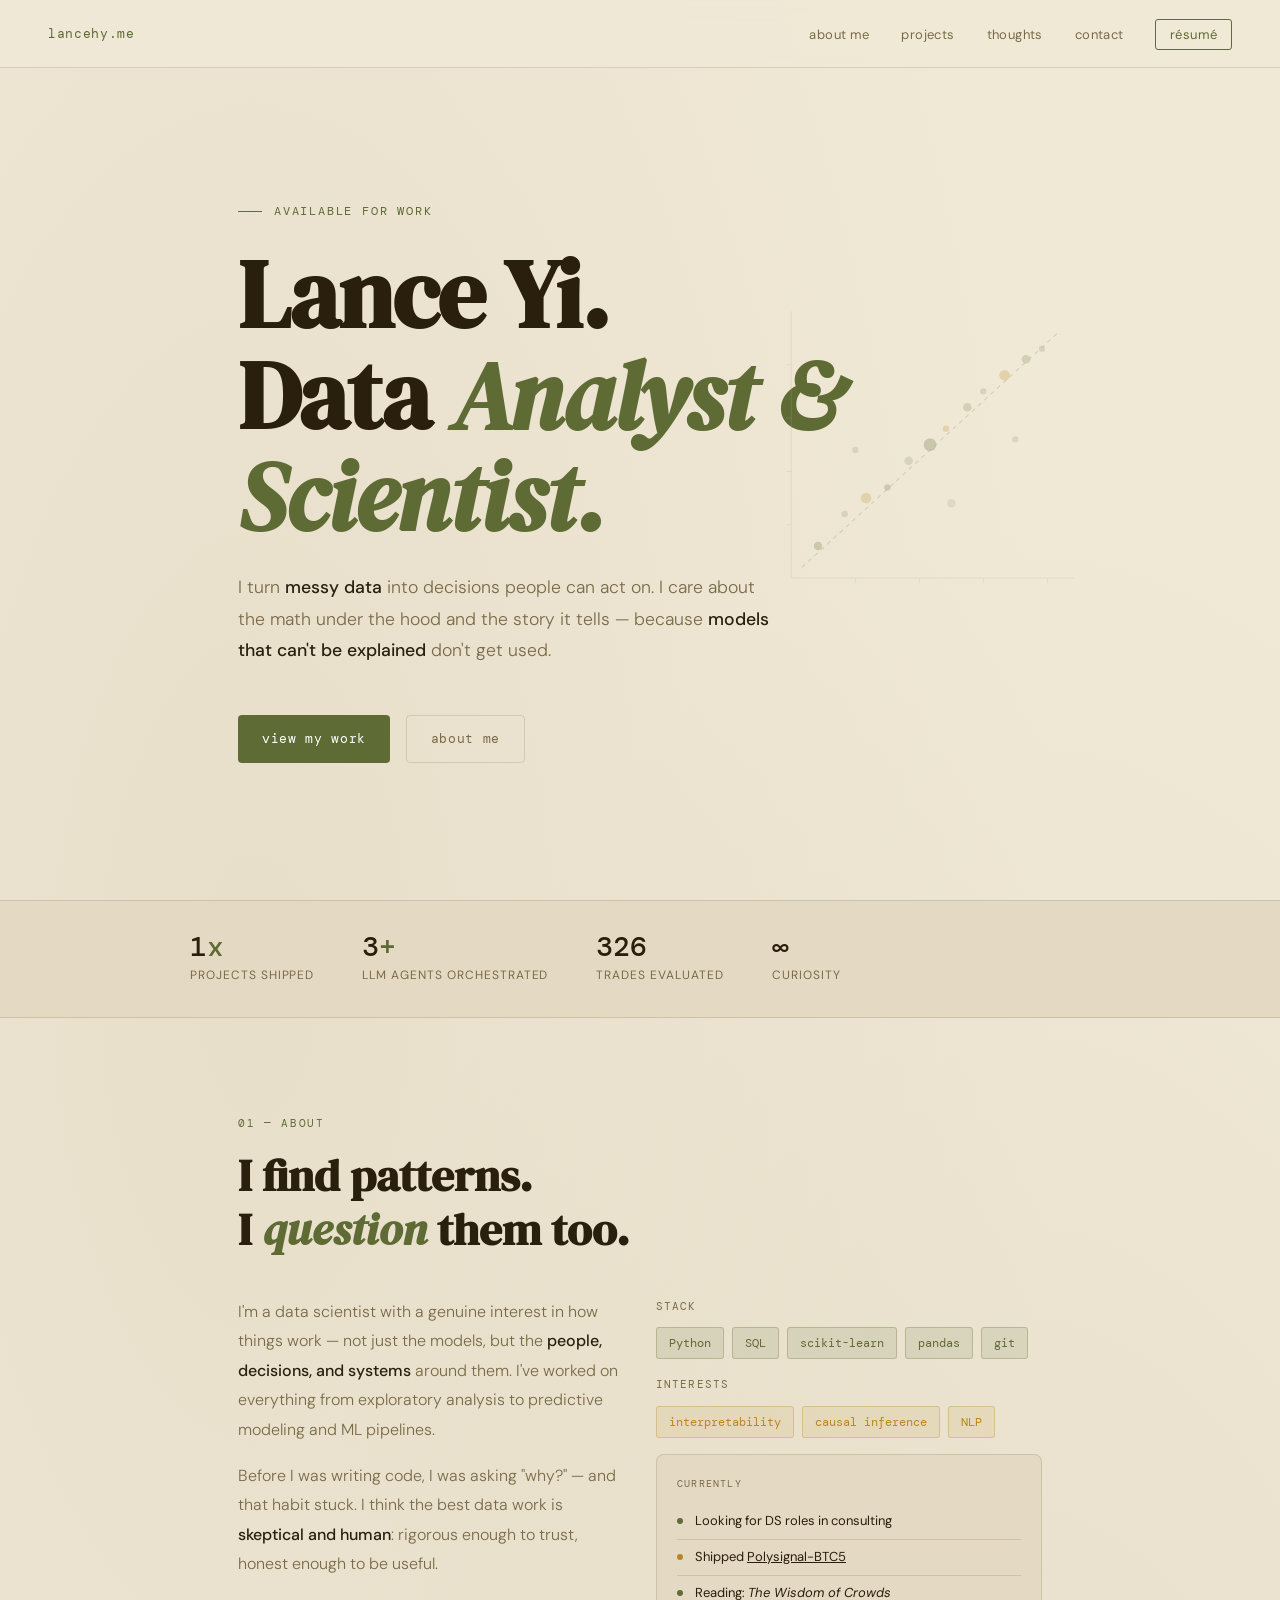
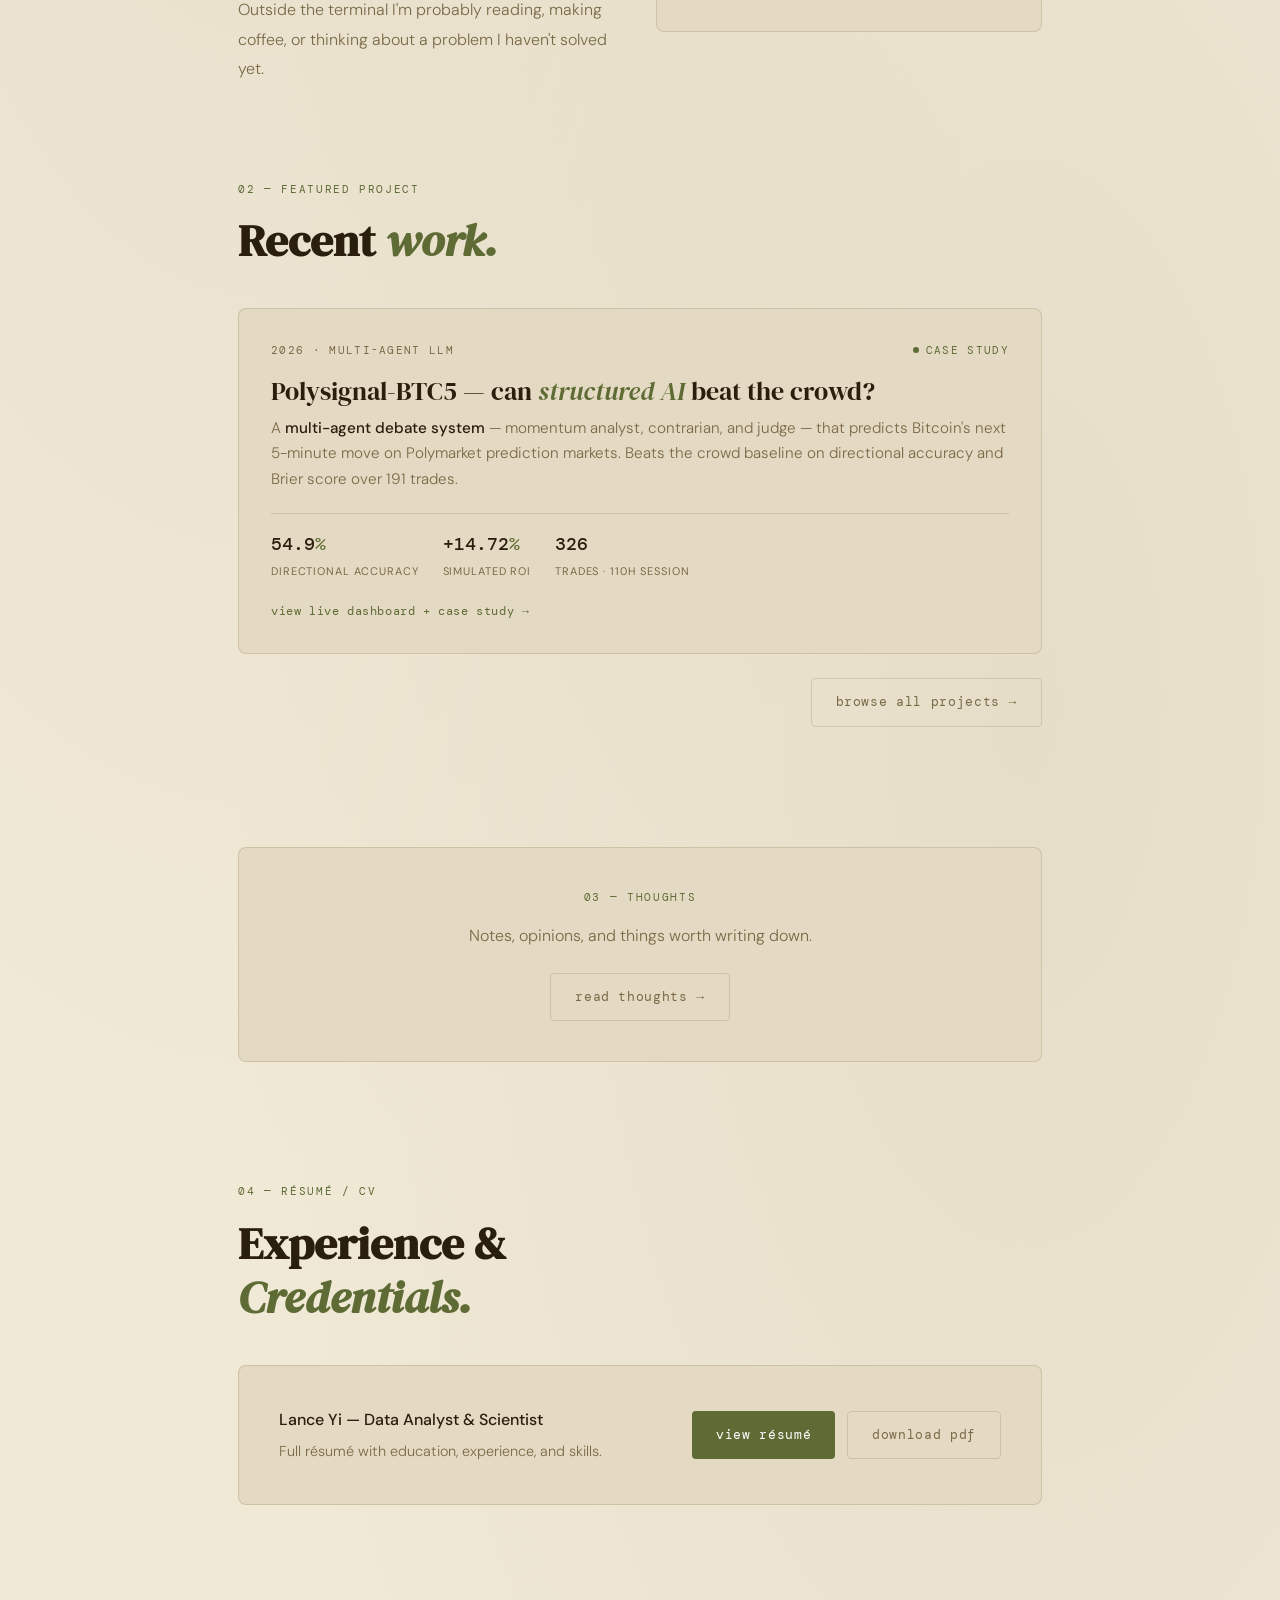
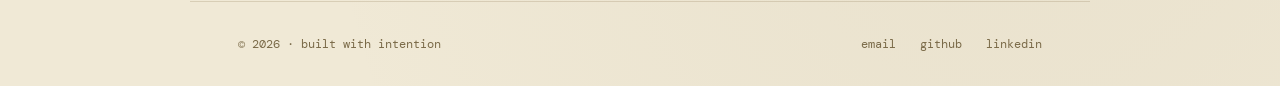
<file: index.html>
<!DOCTYPE html>
<html lang="en">
<head>
<meta charset="UTF-8">
<meta name="viewport" content="width=device-width, initial-scale=1.0">
<title>Lance Yi — Data Scientist</title>
<link rel="stylesheet" href="assets/css/style.css">
</head>
<body>

<nav>
  <a class="nav-logo" href="/">lancehy.me</a>
  <ul class="nav-links">
    <li><a href="#about">about me</a></li>
    <li><a href="projects/">projects</a></li>
    <li><a href="thoughts/">thoughts</a></li>
    <li><a href="#contact">contact</a></li>
    <li><a href="resume.pdf" target="_blank" rel="noopener" class="nav-resume">résumé</a></li>
  </ul>
</nav>

<!-- HERO -->
<section class="hero">
  <div class="hero-eyebrow">available for work</div>
  <h1 class="hero-name">
    Lance Yi.<br>
    Data <em>Analyst & Scientist.</em>
  </h1>
  <p class="hero-bio">
    I turn <strong>messy data</strong> into decisions people can act on.
    I care about the math under the hood and the story it tells
    — because <strong>models that can't be explained</strong> don't get used.
  </p>
  <div class="hero-actions">
    <a href="projects/" class="btn btn-primary">view my work</a>
    <a href="#about" class="btn btn-outline">about me</a>
  </div>

  <!-- decorative scatter plot -->
  <svg class="hero-decoration" viewBox="0 0 300 300" fill="none" xmlns="http://www.w3.org/2000/svg">
    <line x1="30" y1="260" x2="270" y2="40" stroke="#5E6B35" stroke-width="1" stroke-dasharray="4 4" opacity="0.5"/>
    <circle cx="45" cy="240" r="4" fill="#5E6B35" opacity="0.6"/>
    <circle cx="70" cy="210" r="3" fill="#5E6B35" opacity="0.4"/>
    <circle cx="90" cy="195" r="5" fill="#B8861E" opacity="0.55"/>
    <circle cx="110" cy="185" r="3" fill="#5E6B35" opacity="0.6"/>
    <circle cx="130" cy="160" r="4" fill="#5E6B35" opacity="0.4"/>
    <circle cx="150" cy="145" r="6" fill="#5E6B35" opacity="0.65"/>
    <circle cx="165" cy="130" r="3" fill="#B8861E" opacity="0.55"/>
    <circle cx="185" cy="110" r="4" fill="#5E6B35" opacity="0.5"/>
    <circle cx="200" cy="95" r="3" fill="#5E6B35" opacity="0.4"/>
    <circle cx="220" cy="80" r="5" fill="#B8861E" opacity="0.6"/>
    <circle cx="240" cy="65" r="4" fill="#5E6B35" opacity="0.5"/>
    <circle cx="255" cy="55" r="3" fill="#5E6B35" opacity="0.4"/>
    <circle cx="80" cy="150" r="3" fill="#7A6A48" opacity="0.4"/>
    <circle cx="170" cy="200" r="4" fill="#7A6A48" opacity="0.3"/>
    <circle cx="230" cy="140" r="3" fill="#7A6A48" opacity="0.4"/>
    <line x1="20" y1="270" x2="285" y2="270" stroke="#B5A88A" stroke-width="0.5"/>
    <line x1="20" y1="270" x2="20" y2="20" stroke="#B5A88A" stroke-width="0.5"/>
    <line x1="20" y1="220" x2="15" y2="220" stroke="#B5A88A" stroke-width="0.5"/>
    <line x1="20" y1="170" x2="15" y2="170" stroke="#B5A88A" stroke-width="0.5"/>
    <line x1="20" y1="120" x2="15" y2="120" stroke="#B5A88A" stroke-width="0.5"/>
    <line x1="20" y1="70" x2="15" y2="70" stroke="#B5A88A" stroke-width="0.5"/>
    <line x1="80" y1="270" x2="80" y2="275" stroke="#B5A88A" stroke-width="0.5"/>
    <line x1="140" y1="270" x2="140" y2="275" stroke="#B5A88A" stroke-width="0.5"/>
    <line x1="200" y1="270" x2="200" y2="275" stroke="#B5A88A" stroke-width="0.5"/>
    <line x1="260" y1="270" x2="260" y2="275" stroke="#B5A88A" stroke-width="0.5"/>
  </svg>
</section>

<!-- STATS STRIP -->
<div class="stats-strip">
  <div class="stats-inner">
    <div class="stat">
      <span class="stat-num">1<span>x</span></span>
      <span class="stat-label">projects shipped</span>
    </div>
    <div class="stat">
      <span class="stat-num">3<span>+</span></span>
      <span class="stat-label">llm agents orchestrated</span>
    </div>
    <div class="stat">
      <span class="stat-num">326</span>
      <span class="stat-label">trades evaluated</span>
    </div>
    <div class="stat">
      <span class="stat-num">∞</span>
      <span class="stat-label">curiosity</span>
    </div>
  </div>
</div>

<!-- ABOUT -->
<section class="section fade-up" id="about">
  <div class="section-tag">01 — about</div>
  <h2 class="section-title">I find patterns.<br>I <em>question</em> them too.</h2>

  <div class="about-grid">
    <div class="about-text">
      <p>
        I'm a data scientist with a genuine interest in how things work —
        not just the models, but the <strong>people, decisions, and systems</strong> around them.
        I've worked on everything from exploratory analysis to predictive modeling and ML pipelines.
      </p>
      <p>
        Before I was writing code, I was asking "why?" — and that habit stuck.
        I think the best data work is <strong>skeptical and human</strong>: rigorous enough to trust,
        honest enough to be useful.
      </p>
      <p>
        Outside the terminal I'm probably reading, making coffee,
        or thinking about a problem I haven't solved yet.
      </p>
    </div>

    <div class="about-sidebar">
      <div class="tag-group">
        <span class="tag-label">stack</span>
        <div class="tags">
          <span class="tag">Python</span>
          <span class="tag">SQL</span>
          <span class="tag">scikit-learn</span>
          <span class="tag">pandas</span>
          <span class="tag">git</span>
        </div>
      </div>

      <div class="tag-group">
        <span class="tag-label">interests</span>
        <div class="tags">
          <span class="tag amber">interpretability</span>
          <span class="tag amber">causal inference</span>
          <span class="tag amber">NLP</span>
        </div>
      </div>

      <div class="currently-card">
        <div class="card-label">currently</div>
        <div class="currently-item">
          <div class="dot"></div>
          <span>Looking for DS roles in consulting</span>
        </div>
        <div class="currently-item">
          <div class="dot amber"></div>
          <span>Shipped <a href="projects/polysignal-btc5/" style="color:inherit; text-decoration: underline;">Polysignal-BTC5</a></span>
        </div>
        <div class="currently-item">
          <div class="dot"></div>
          <span>Reading: <em>The Wisdom of Crowds</em></span>
        </div>
      </div>
    </div>
  </div>
</section>

<!-- PROJECTS TEASER -->
<section class="section fade-up" id="projects" style="padding-top: 0;">
  <div class="section-tag">02 — featured project</div>
  <h2 class="section-title">Recent <em>work.</em></h2>

  <a class="project-card" href="projects/polysignal-btc5/">
    <div class="project-card-meta">
      <span>2026 · multi-agent llm</span>
      <span class="pc-status">case study</span>
    </div>
    <h3>Polysignal-BTC5 — can <em>structured AI</em> beat the crowd?</h3>
    <p class="project-card-desc">
      A <strong>multi-agent debate system</strong> — momentum analyst, contrarian, and judge —
      that predicts Bitcoin's next 5-minute move on Polymarket prediction markets. Beats the
      crowd baseline on directional accuracy and Brier score over 191 trades.
    </p>
    <div class="project-card-stats">
      <div class="project-card-stat">
        <span class="pcs-num">54.9<span>%</span></span>
        <span class="pcs-label">directional accuracy</span>
      </div>
      <div class="project-card-stat">
        <span class="pcs-num">+14.72<span>%</span></span>
        <span class="pcs-label">simulated roi</span>
      </div>
      <div class="project-card-stat">
        <span class="pcs-num">326</span>
        <span class="pcs-label">trades · 110h session</span>
      </div>
    </div>
    <div class="project-card-foot">view live dashboard + case study →</div>
  </a>

  <div style="margin-top: 1.5rem; text-align: right;">
    <a href="projects/" class="btn btn-outline">browse all projects →</a>
  </div>
</section>

<!-- THOUGHTS TEASER -->
<section class="section fade-up" id="thoughts" style="padding-top: 1.5rem;">
  <div style="border: 1px solid var(--border); border-radius: 8px; padding: 2.5rem; text-align: center; background: var(--surface);">
    <div class="section-tag" style="display: block;">03 — thoughts</div>
    <p style="color: var(--muted); font-size: 1rem; margin-top: 0.5rem; font-weight: 300;">
      Notes, opinions, and things worth writing down.
    </p>
    <div style="margin-top: 1.5rem;">
      <a href="thoughts/" class="btn btn-outline">read thoughts →</a>
    </div>
  </div>
</section>

<!-- RESUME -->
<section class="section fade-up" id="resume" style="padding-top: 1.5rem;">
  <div class="section-tag">04 — résumé / cv</div>
  <h2 class="section-title">Experience &amp;<br><em>Credentials.</em></h2>
  <div style="border: 1px solid var(--border); border-radius: 8px; padding: 2.5rem; background: var(--surface); display: flex; justify-content: space-between; align-items: center; flex-wrap: wrap; gap: 2rem;">
    <div>
      <p style="color: var(--text); font-size: 1rem; font-weight: 500; margin-bottom: 0.4rem;">Lance Yi — Data Analyst &amp; Scientist</p>
      <p style="color: var(--muted); font-size: 0.9rem; font-weight: 300;">Full résumé with education, experience, and skills.</p>
    </div>
    <div style="display: flex; gap: 0.75rem; flex-wrap: wrap;">
      <a href="resume.pdf" target="_blank" rel="noopener" class="btn btn-primary">view résumé</a>
      <a href="resume.pdf" download class="btn btn-outline">download pdf</a>
    </div>
  </div>
</section>

<!-- FOOTER -->
<footer id="contact">
  <div class="footer-left">
    &copy; 2026 · built with intention
  </div>
  <div class="footer-links">
    <a href="mailto:you@lancehy.me">email</a>
    <a href="https://github.com" target="_blank" rel="noopener">github</a>
    <a href="https://linkedin.com" target="_blank" rel="noopener">linkedin</a>
  </div>
</footer>

<script src="assets/js/main.js"></script>
</body>
</html>
</file>
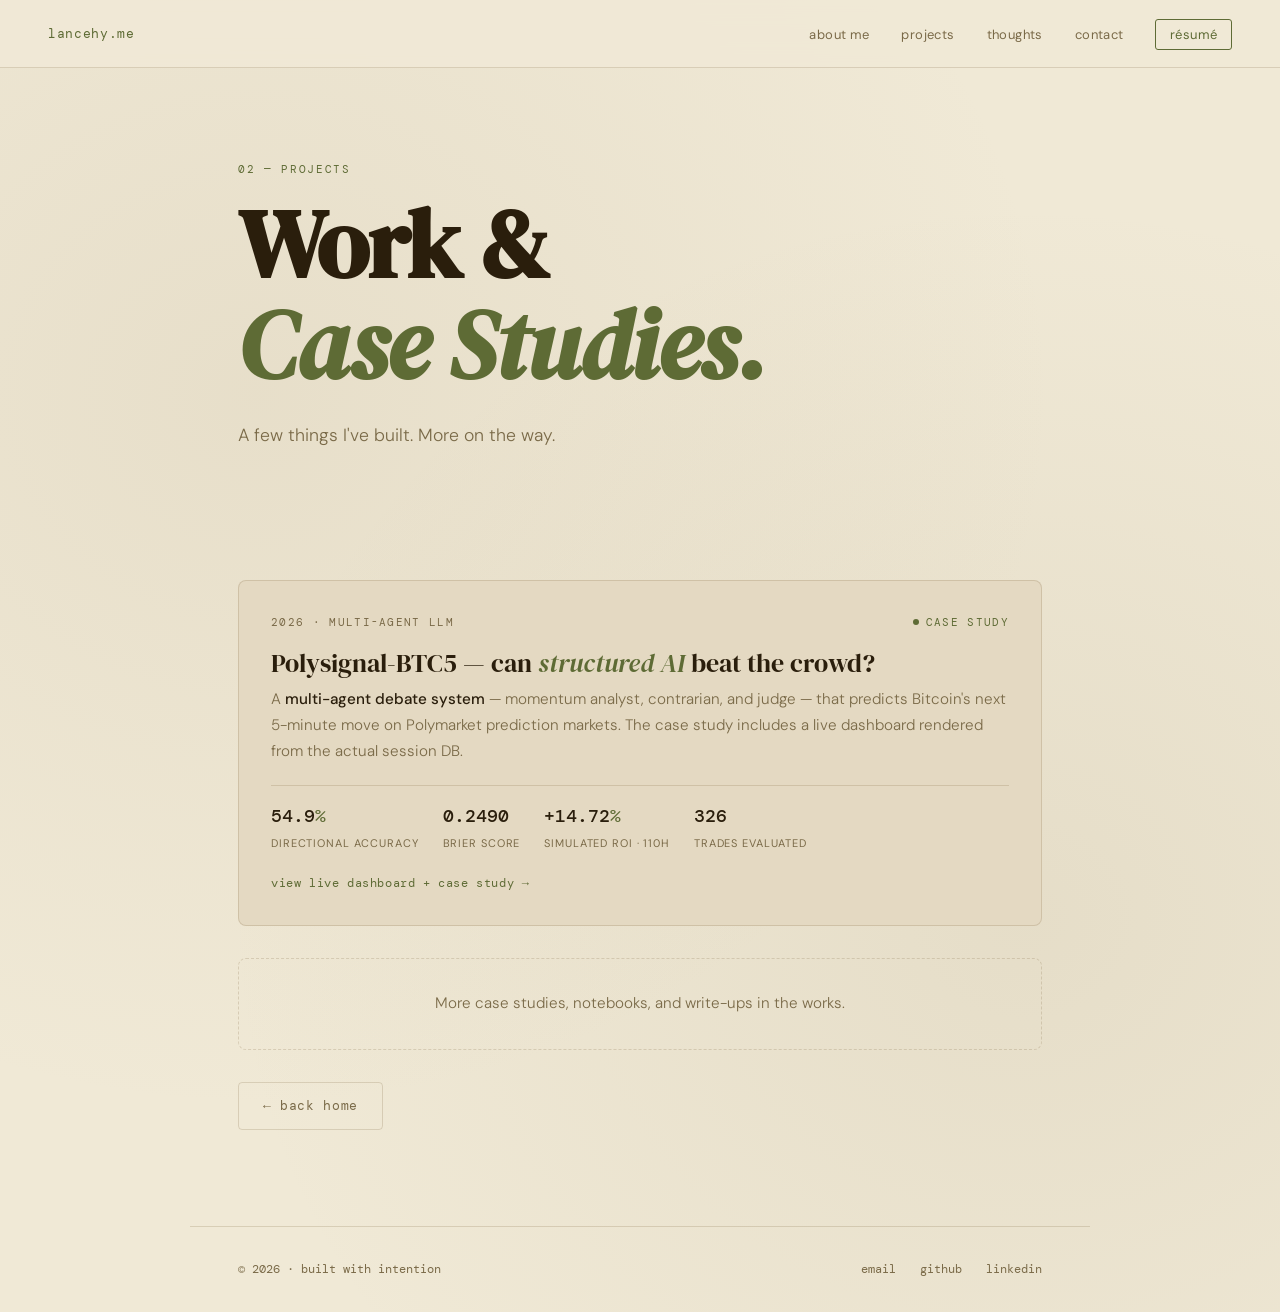
<file: projects/index.html>
<!DOCTYPE html>
<html lang="en">
<head>
<meta charset="UTF-8">
<meta name="viewport" content="width=device-width, initial-scale=1.0">
<title>Projects — Lance Yi</title>
<link rel="stylesheet" href="../assets/css/style.css">
</head>
<body>

<nav>
  <a class="nav-logo" href="../">lancehy.me</a>
  <ul class="nav-links">
    <li><a href="../#about">about me</a></li>
    <li><a href="../#projects">projects</a></li>
    <li><a href="../#thoughts">thoughts</a></li>
    <li><a href="../#contact">contact</a></li>
    <li><a href="../resume.pdf" target="_blank" rel="noopener" class="nav-resume">résumé</a></li>
  </ul>
</nav>

<div class="page-hero fade-up">
  <div class="section-tag">02 — projects</div>
  <h1 class="hero-name">Work &amp;<br><em>Case Studies.</em></h1>
  <p class="hero-bio">A few things I've built. More on the way.</p>
</div>

<section class="section fade-up" style="padding-top: 0;">

  <a class="project-card" href="polysignal-btc5/">
    <div class="project-card-meta">
      <span>2026 · multi-agent llm</span>
      <span class="pc-status">case study</span>
    </div>
    <h3>Polysignal-BTC5 — can <em>structured AI</em> beat the crowd?</h3>
    <p class="project-card-desc">
      A <strong>multi-agent debate system</strong> — momentum analyst, contrarian, and judge —
      that predicts Bitcoin's next 5-minute move on Polymarket prediction markets. The case study
      includes a live dashboard rendered from the actual session DB.
    </p>
    <div class="project-card-stats">
      <div class="project-card-stat">
        <span class="pcs-num">54.9<span>%</span></span>
        <span class="pcs-label">directional accuracy</span>
      </div>
      <div class="project-card-stat">
        <span class="pcs-num">0.2490</span>
        <span class="pcs-label">brier score</span>
      </div>
      <div class="project-card-stat">
        <span class="pcs-num">+14.72<span>%</span></span>
        <span class="pcs-label">simulated roi · 110h</span>
      </div>
      <div class="project-card-stat">
        <span class="pcs-num">326</span>
        <span class="pcs-label">trades evaluated</span>
      </div>
    </div>
    <div class="project-card-foot">view live dashboard + case study →</div>
  </a>

  <div style="border: 1px dashed var(--border); border-radius: 8px; padding: 2rem; text-align: center; margin-top: 2rem;">
    <p style="color: var(--muted); font-size: 0.95rem; font-weight: 300;">
      More case studies, notebooks, and write-ups in the works.
    </p>
  </div>

  <div style="margin-top: 2rem;">
    <a href="../" class="btn btn-outline">← back home</a>
  </div>
</section>

<footer>
  <div class="footer-left">&copy; 2026 · built with intention</div>
  <div class="footer-links">
    <a href="mailto:you@lancehy.me">email</a>
    <a href="https://github.com" target="_blank" rel="noopener">github</a>
    <a href="https://linkedin.com" target="_blank" rel="noopener">linkedin</a>
  </div>
</footer>

<script src="../assets/js/main.js"></script>
</body>
</html>
</file>
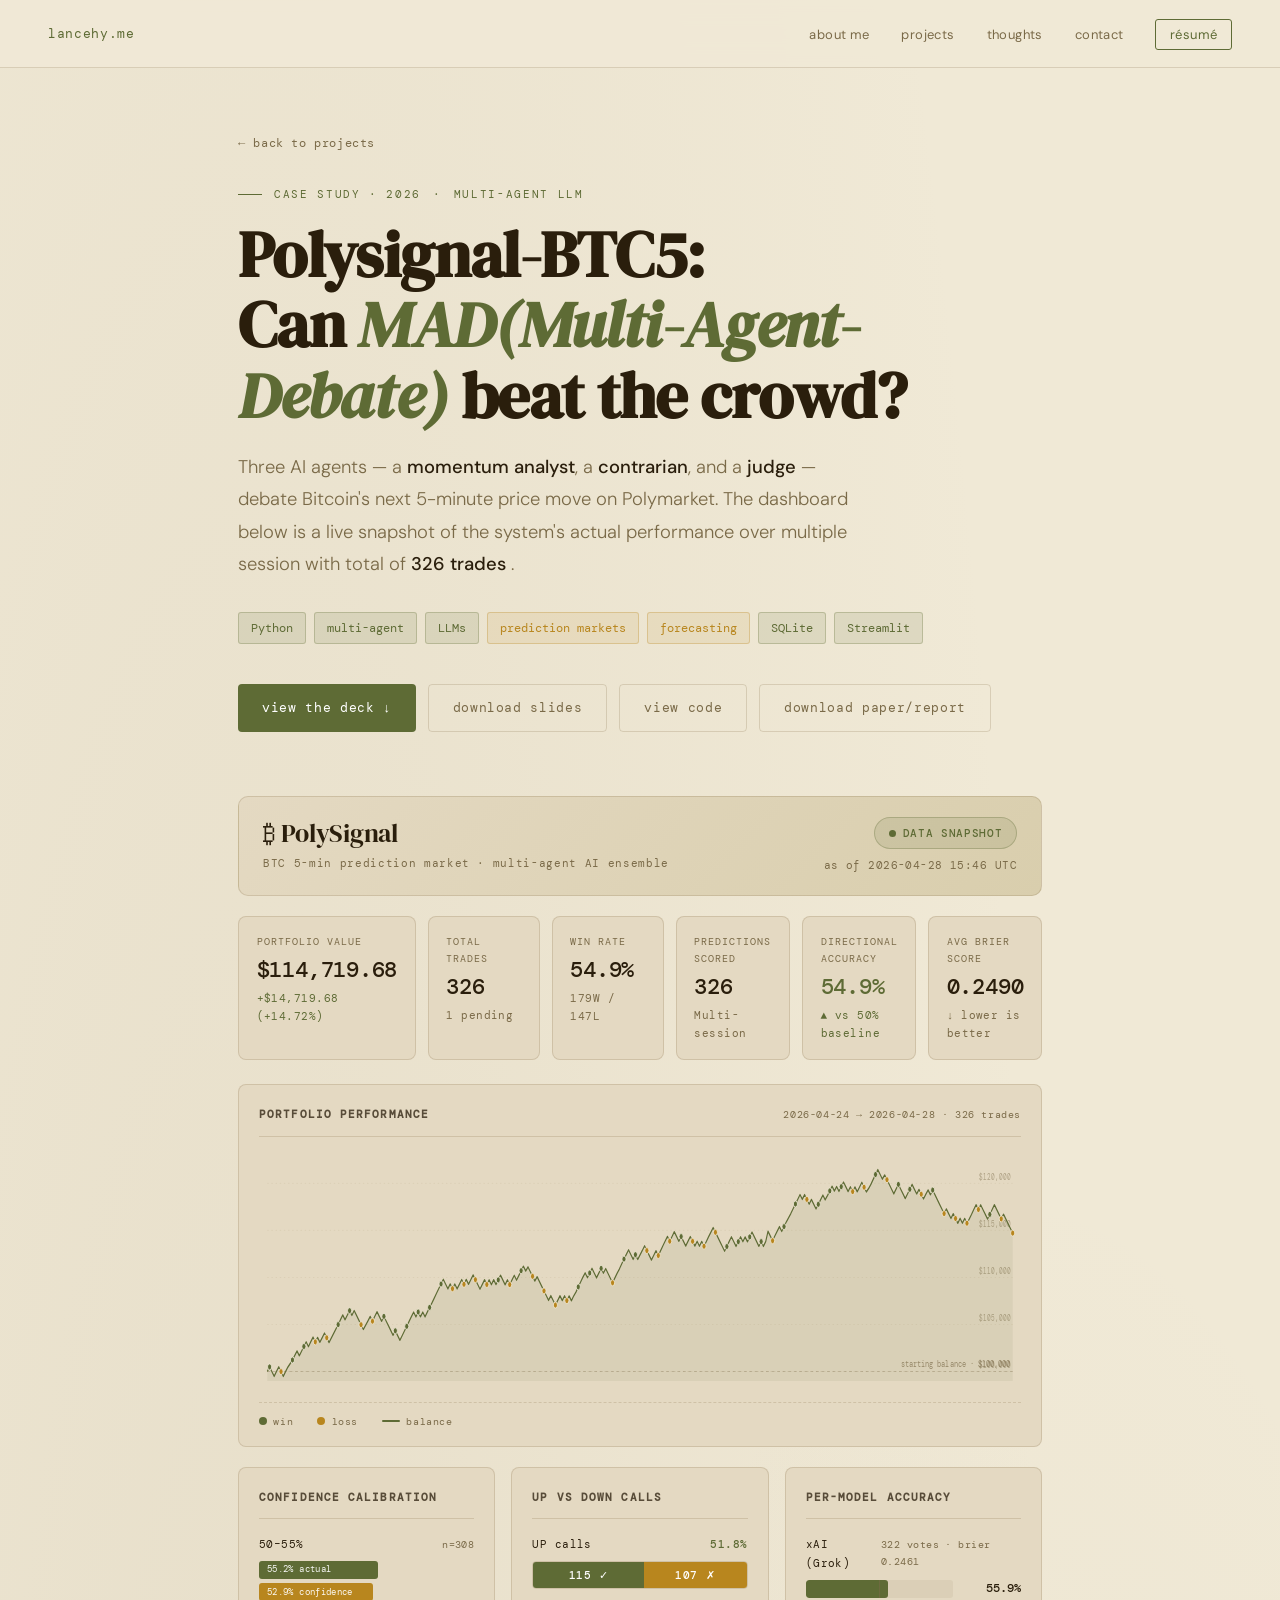
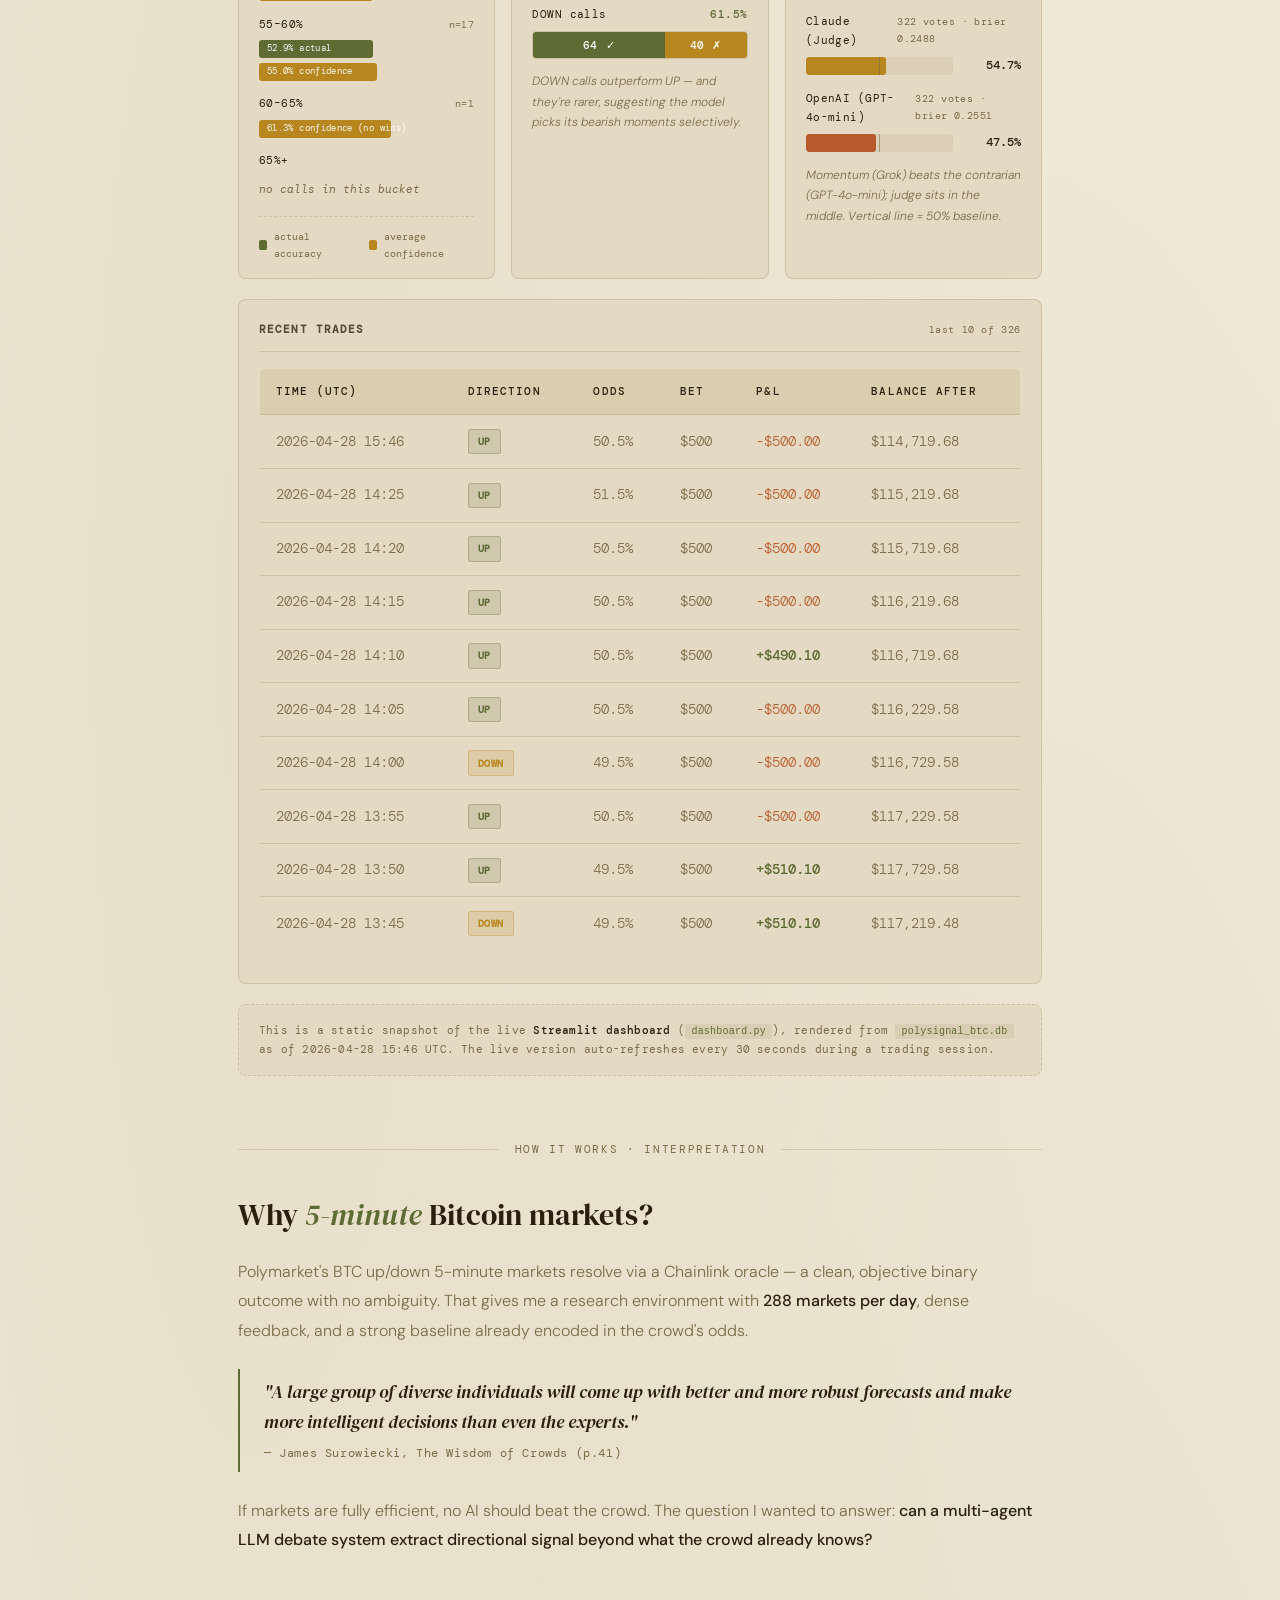
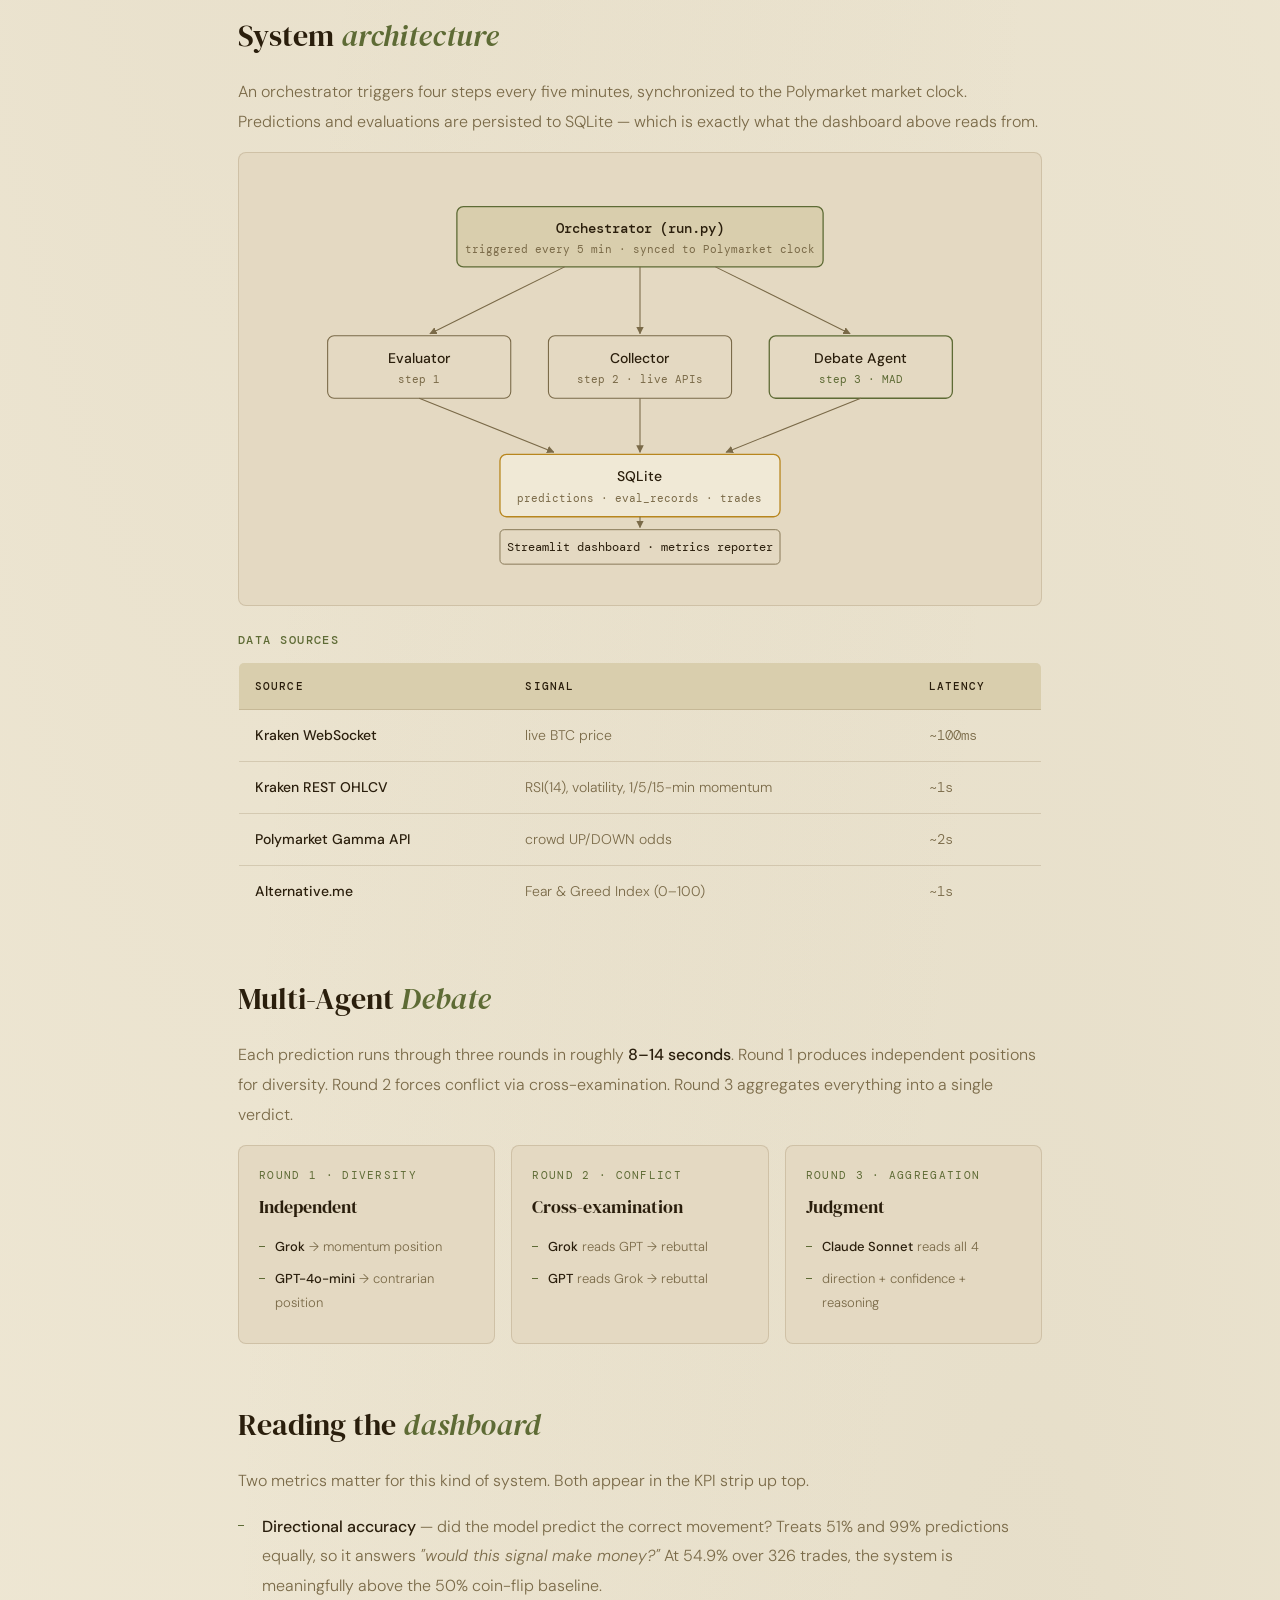
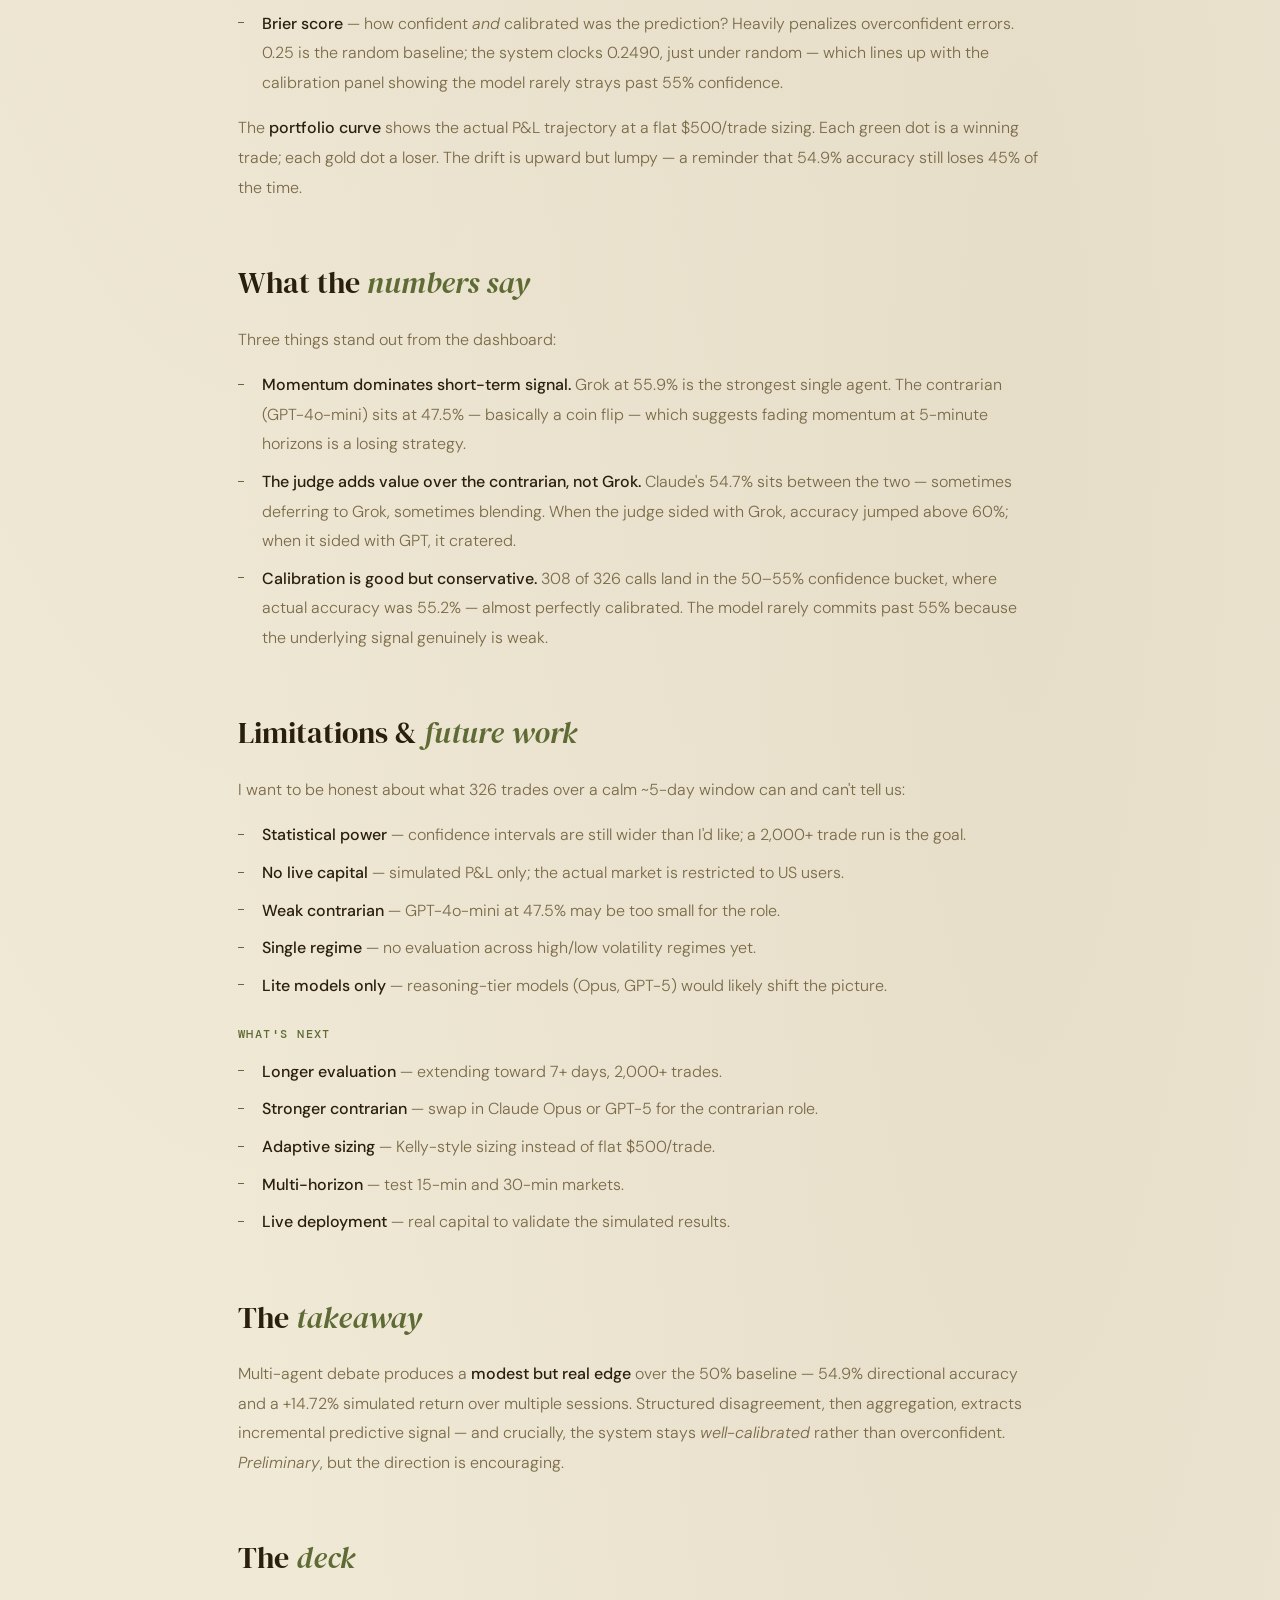
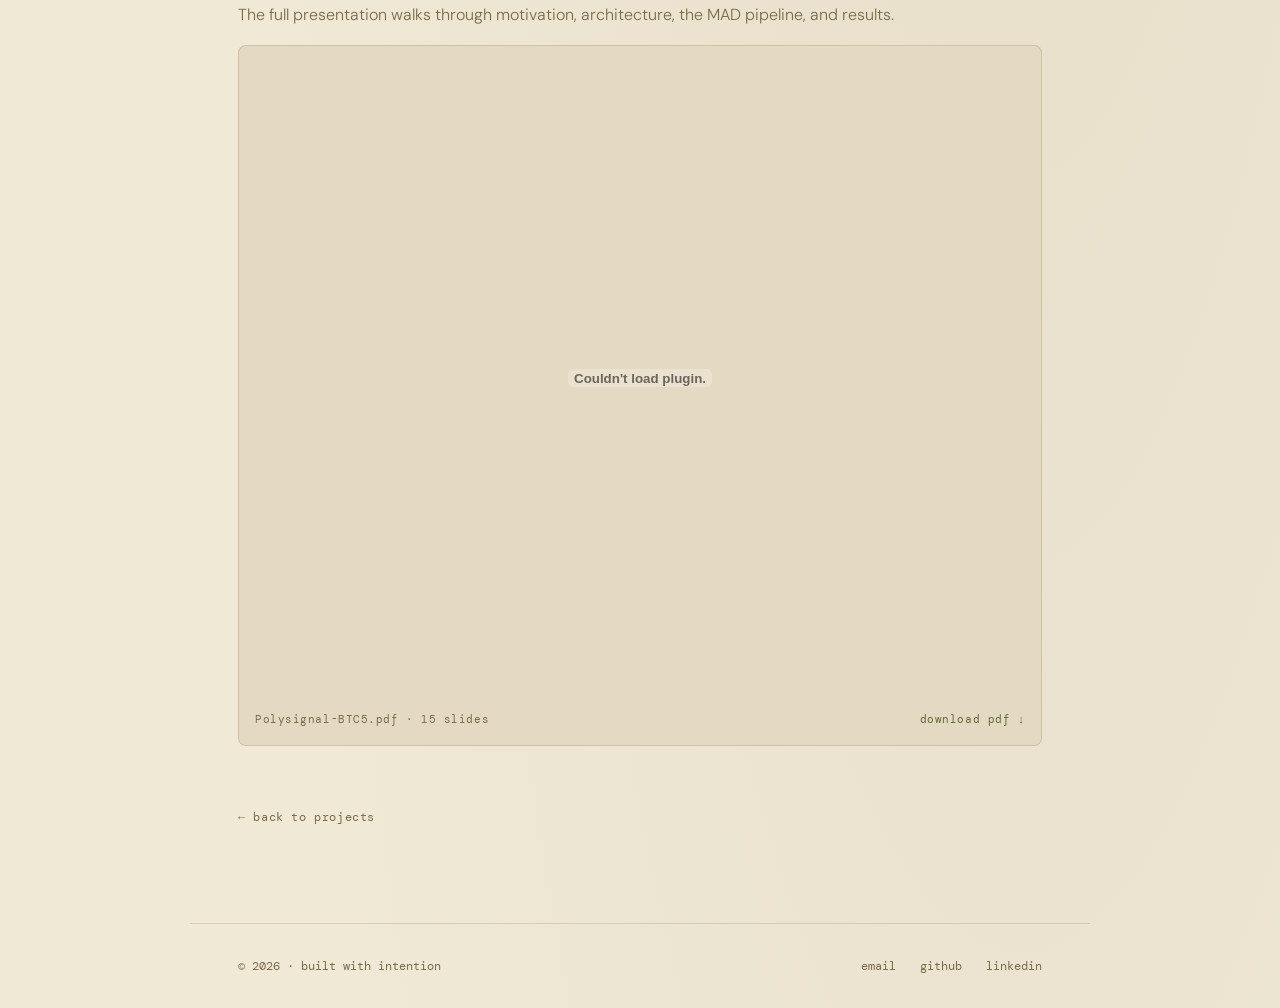
<file: projects/polysignal-btc5/index.html>
<!DOCTYPE html>
<html lang="en">
<head>
<meta charset="UTF-8">
<meta name="viewport" content="width=device-width, initial-scale=1.0">
<title>Polysignal-BTC5 — Lance Yi</title>
<meta name="description" content="A multi-agent debate system that predicts Bitcoin's next 5-minute move on Polymarket — 326 trades, +14.72% simulated ROI over multiple live sessions.">
<link rel="stylesheet" href="../../assets/css/style.css">
</head>
<body>

<nav>
  <a class="nav-logo" href="../../">lancehy.me</a>
  <ul class="nav-links">
    <li><a href="../../#about">about me</a></li>
    <li><a href="../">projects</a></li>
    <li><a href="../../thoughts/">thoughts</a></li>
    <li><a href="../../#contact">contact</a></li>
    <li><a href="../../resume.pdf" target="_blank" rel="noopener" class="nav-resume">résumé</a></li>
  </ul>
</nav>

<article class="case-study fade-up">

  <a class="case-back" href="../">← back to projects</a>

  <div class="case-eyebrow">
    <span class="ce-divider"></span>
    <span>case study · 2026</span>
    <span>·</span>
    <span>multi-agent llm</span>
  </div>

  <h1 class="case-title">Polysignal-BTC5:<br>Can <em>MAD(Multi-Agent-Debate)</em> beat the crowd?</h1>

  <p class="case-lede">
    Three AI agents — a <strong>momentum analyst</strong>, a <strong>contrarian</strong>, and a <strong>judge</strong> —
    debate Bitcoin's next 5-minute price move on Polymarket. The dashboard below is a live snapshot of
    the system's actual performance over multiple session with total of <strong> 326 trades</strong> .
  </p>

  <div class="case-tags">
    <span class="tag">Python</span>
    <span class="tag">multi-agent</span>
    <span class="tag">LLMs</span>
    <span class="tag amber">prediction markets</span>
    <span class="tag amber">forecasting</span>
    <span class="tag">SQLite</span>
    <span class="tag">Streamlit</span>
  </div>

  <div class="case-actions">
    <a href="#deck" class="btn btn-primary">view the deck ↓</a>
    <a href="Polysignal-BTC5.pdf" download class="btn btn-outline">download slides</a>
    <a href="https://github.com/gu-dsan6725/spring-2026-final-project-team_27" target="_blank" rel="noopener" class="btn btn-outline">view code</a>
    <a href="paper.pdf" download class="btn btn-outline">download paper/report</a>

  </div>

  <!-- ===================== LIVE DASHBOARD ===================== -->
  <section class="ps-dash">
    <div class="ps-dash-banner">
      <div>
        <div class="ps-dash-brand">₿ PolySignal</div>
        <div class="ps-dash-sub">BTC 5-min prediction market · multi-agent AI ensemble</div>
      </div>
      <div class="ps-dash-status">
        <span class="ps-pill"><span class="ps-pulse"></span>data snapshot</span>
        <div class="ps-dash-asof">as of 2026-04-28 15:46 UTC</div>
      </div>
    </div>

    <!-- KPI grid -->
    <div class="ps-kpi-grid">
      <div class="ps-kpi">
        <div class="ps-kpi-label">Portfolio value</div>
        <div class="ps-kpi-num">$114,719.68</div>
        <div class="ps-kpi-delta ps-up">+$14,719.68 (+14.72%)</div>
      </div>
      <div class="ps-kpi">
        <div class="ps-kpi-label">Total trades</div>
        <div class="ps-kpi-num">326</div>
        <div class="ps-kpi-delta">1 pending</div>
      </div>
      <div class="ps-kpi">
        <div class="ps-kpi-label">Win rate</div>
        <div class="ps-kpi-num">54.9%</div>
        <div class="ps-kpi-delta">179W / 147L</div>
      </div>
      <div class="ps-kpi">
        <div class="ps-kpi-label">Predictions scored</div>
        <div class="ps-kpi-num">326</div>
        <div class="ps-kpi-delta">Multi-session</div>
      </div>
      <div class="ps-kpi">
        <div class="ps-kpi-label">Directional accuracy</div>
        <div class="ps-kpi-num accent">54.9%</div>
        <div class="ps-kpi-delta ps-up">▲ vs 50% baseline</div>
      </div>
      <div class="ps-kpi">
        <div class="ps-kpi-label">Avg Brier score</div>
        <div class="ps-kpi-num">0.2490</div>
        <div class="ps-kpi-delta">↓ lower is better</div>
      </div>
    </div>

    <!-- Portfolio performance chart -->
    <div class="ps-panel">
      <div class="ps-panel-head">
        <div class="ps-panel-title">Portfolio performance</div>
        <div class="ps-panel-meta">2026-04-24 → 2026-04-28 · 326 trades</div>
      </div>
      <svg class="ps-balance-chart" viewBox="0 0 1100 240" xmlns="http://www.w3.org/2000/svg" preserveAspectRatio="none">
        <line x1="12" x2="1088" y1="218.5" y2="218.5" class="ps-grid"/><text x="1086" y="215.5" class="ps-tick">$100,000</text>
        <line x1="12" x2="1088" y1="171.5" y2="171.5" class="ps-grid"/><text x="1086" y="168.5" class="ps-tick">$105,000</text>
        <line x1="12" x2="1088" y1="124.5" y2="124.5" class="ps-grid"/><text x="1086" y="121.5" class="ps-tick">$110,000</text>
        <line x1="12" x2="1088" y1="77.4" y2="77.4" class="ps-grid"/><text x="1086" y="74.4" class="ps-tick">$115,000</text>
        <line x1="12" x2="1088" y1="30.4" y2="30.4" class="ps-grid"/><text x="1086" y="27.4" class="ps-tick">$120,000</text>
        <path d="M 12.0,218.5 L 15.3,213.9 L 18.6,218.6 L 21.9,223.3 L 25.2,218.5 L 28.5,213.9 L 31.8,218.6 L 35.1,223.3 L 38.4,218.5 L 41.7,214.1 L 45.0,210.6 L 48.3,207.0 L 51.6,202.6 L 54.9,198.0 L 58.2,202.7 L 61.5,198.1 L 64.8,193.5 L 68.1,188.9 L 71.4,193.6 L 74.7,188.8 L 78.0,184.2 L 81.3,188.9 L 84.6,184.5 L 87.9,189.2 L 91.2,184.7 L 94.5,180.1 L 97.8,184.8 L 101.1,189.5 L 104.4,185.1 L 107.7,180.5 L 111.0,176.1 L 114.3,171.6 L 117.6,166.8 L 120.9,162.0 L 124.2,166.7 L 127.5,162.1 L 130.8,157.7 L 134.1,162.4 L 137.4,157.6 L 140.7,162.3 L 144.0,167.0 L 147.3,171.7 L 150.6,176.4 L 153.9,172.2 L 157.2,167.9 L 160.5,163.5 L 163.8,168.2 L 167.1,163.4 L 170.4,158.8 L 173.7,163.5 L 177.0,168.2 L 180.3,163.4 L 183.6,168.1 L 186.9,172.8 L 190.2,177.5 L 193.5,182.2 L 196.8,177.8 L 200.1,182.5 L 203.4,187.2 L 206.7,182.6 L 210.0,177.9 L 213.3,173.3 L 216.6,168.5 L 219.9,163.7 L 223.2,159.1 L 226.5,163.8 L 229.8,159.0 L 233.1,163.7 L 236.4,159.1 L 239.7,163.8 L 243.0,159.0 L 246.3,154.4 L 249.6,150.0 L 252.9,145.2 L 256.2,140.4 L 259.5,135.6 L 262.8,131.0 L 266.1,126.4 L 269.4,131.1 L 272.7,135.8 L 276.0,131.0 L 279.3,135.7 L 282.7,131.1 L 286.0,135.8 L 289.3,131.2 L 292.6,126.6 L 295.9,131.3 L 299.2,126.5 L 302.5,131.2 L 305.8,126.6 L 309.1,122.0 L 312.4,126.7 L 315.7,131.4 L 319.0,136.1 L 322.3,131.5 L 325.6,126.8 L 328.9,131.5 L 332.2,126.9 L 335.5,131.6 L 338.8,126.8 L 342.1,131.5 L 345.4,126.9 L 348.7,122.3 L 352.0,127.0 L 355.3,131.7 L 358.6,126.9 L 361.9,131.6 L 365.2,127.0 L 368.5,122.4 L 371.8,127.1 L 375.1,122.5 L 378.4,117.7 L 381.7,113.3 L 385.0,118.0 L 388.3,113.9 L 391.6,118.6 L 394.9,123.3 L 398.2,128.0 L 401.5,123.8 L 404.8,128.5 L 408.1,133.2 L 411.4,137.9 L 414.7,142.6 L 418.0,147.3 L 421.3,142.7 L 424.6,147.4 L 427.9,152.1 L 431.2,147.5 L 434.5,142.8 L 437.8,147.5 L 441.1,142.9 L 444.4,147.6 L 447.7,143.0 L 451.0,147.7 L 454.3,142.9 L 457.6,139.0 L 460.9,133.9 L 464.2,129.1 L 467.5,124.3 L 470.8,119.9 L 474.1,124.6 L 477.4,120.0 L 480.7,115.4 L 484.0,120.1 L 487.3,124.8 L 490.6,120.0 L 493.9,115.4 L 497.2,120.1 L 500.5,115.6 L 503.8,120.4 L 507.1,125.1 L 510.4,129.8 L 513.7,125.0 L 517.0,120.3 L 520.3,115.9 L 523.6,110.9 L 526.9,106.1 L 530.2,101.5 L 533.5,96.9 L 536.8,101.6 L 540.1,106.3 L 543.4,101.7 L 546.7,106.4 L 550.0,102.0 L 553.3,97.6 L 556.6,92.9 L 559.9,97.6 L 563.2,102.3 L 566.5,107.0 L 569.8,102.4 L 573.1,97.8 L 576.4,102.5 L 579.7,97.7 L 583.0,92.9 L 586.3,88.1 L 589.6,83.5 L 592.9,88.2 L 596.2,83.6 L 599.5,78.8 L 602.8,83.5 L 606.1,88.2 L 609.4,83.6 L 612.7,88.3 L 616.0,93.0 L 619.3,88.2 L 622.6,83.6 L 625.9,88.3 L 629.2,93.0 L 632.5,88.4 L 635.8,93.1 L 639.1,88.5 L 642.4,93.2 L 645.7,88.6 L 649.0,83.8 L 652.3,79.2 L 655.6,74.6 L 658.9,79.3 L 662.2,84.0 L 665.5,88.7 L 668.8,93.4 L 672.1,98.1 L 675.4,93.5 L 678.7,88.5 L 682.0,83.9 L 685.3,88.6 L 688.6,93.3 L 691.9,88.7 L 695.2,83.9 L 698.5,88.6 L 701.8,84.0 L 705.1,88.7 L 708.4,83.9 L 711.7,79.1 L 715.0,83.8 L 718.3,88.5 L 721.6,93.2 L 724.9,88.6 L 728.2,93.3 L 731.5,88.5 L 734.8,78.3 L 738.1,83.0 L 741.4,87.7 L 744.7,82.9 L 748.0,78.3 L 751.3,73.7 L 754.6,78.4 L 757.9,73.6 L 761.2,68.9 L 764.5,64.7 L 767.8,60.4 L 771.1,55.6 L 774.4,51.0 L 777.7,46.4 L 781.0,41.6 L 784.3,46.3 L 787.6,41.7 L 790.9,46.4 L 794.2,51.1 L 797.5,46.5 L 800.8,51.2 L 804.1,55.9 L 807.4,51.3 L 810.7,46.7 L 814.0,42.1 L 817.3,46.8 L 820.7,42.5 L 824.0,37.9 L 827.3,33.3 L 830.6,38.0 L 833.9,33.6 L 837.2,38.3 L 840.5,33.7 L 843.8,29.1 L 847.1,33.8 L 850.4,38.5 L 853.7,33.9 L 857.0,38.6 L 860.3,34.0 L 863.6,38.7 L 866.9,34.1 L 870.2,29.4 L 873.5,34.2 L 876.8,38.9 L 880.1,35.4 L 883.4,31.3 L 886.7,26.3 L 890.0,21.5 L 893.3,16.7 L 896.6,21.4 L 899.9,26.1 L 903.2,22.0 L 906.5,26.7 L 909.8,31.4 L 913.1,36.1 L 916.4,40.8 L 919.7,36.0 L 923.0,31.4 L 926.3,36.1 L 929.6,40.8 L 932.9,45.5 L 936.2,40.9 L 939.5,36.3 L 942.8,31.5 L 946.1,36.2 L 949.4,40.9 L 952.7,36.5 L 956.0,41.2 L 959.3,45.9 L 962.6,41.3 L 965.9,37.0 L 969.2,41.7 L 972.5,37.1 L 975.8,41.8 L 979.1,46.5 L 982.4,51.2 L 985.7,55.9 L 989.0,60.6 L 992.3,56.0 L 995.6,60.7 L 998.9,65.4 L 1002.2,60.8 L 1005.5,65.5 L 1008.8,70.2 L 1012.1,65.4 L 1015.4,70.1 L 1018.7,65.5 L 1022.0,70.2 L 1025.3,66.0 L 1028.6,61.4 L 1031.9,56.4 L 1035.2,51.8 L 1038.5,56.5 L 1041.8,51.9 L 1045.1,56.6 L 1048.4,61.3 L 1051.7,66.0 L 1055.0,61.4 L 1058.3,56.6 L 1061.6,51.8 L 1064.9,56.5 L 1068.2,61.2 L 1071.5,65.9 L 1074.8,61.3 L 1078.1,66.0 L 1081.4,70.7 L 1084.7,75.4 L 1088.0,80.1 L 1088.0,228 L 12.0,228 Z" class="ps-bal-fill"/>
        <path d="M 12.0,218.5 L 15.3,213.9 L 18.6,218.6 L 21.9,223.3 L 25.2,218.5 L 28.5,213.9 L 31.8,218.6 L 35.1,223.3 L 38.4,218.5 L 41.7,214.1 L 45.0,210.6 L 48.3,207.0 L 51.6,202.6 L 54.9,198.0 L 58.2,202.7 L 61.5,198.1 L 64.8,193.5 L 68.1,188.9 L 71.4,193.6 L 74.7,188.8 L 78.0,184.2 L 81.3,188.9 L 84.6,184.5 L 87.9,189.2 L 91.2,184.7 L 94.5,180.1 L 97.8,184.8 L 101.1,189.5 L 104.4,185.1 L 107.7,180.5 L 111.0,176.1 L 114.3,171.6 L 117.6,166.8 L 120.9,162.0 L 124.2,166.7 L 127.5,162.1 L 130.8,157.7 L 134.1,162.4 L 137.4,157.6 L 140.7,162.3 L 144.0,167.0 L 147.3,171.7 L 150.6,176.4 L 153.9,172.2 L 157.2,167.9 L 160.5,163.5 L 163.8,168.2 L 167.1,163.4 L 170.4,158.8 L 173.7,163.5 L 177.0,168.2 L 180.3,163.4 L 183.6,168.1 L 186.9,172.8 L 190.2,177.5 L 193.5,182.2 L 196.8,177.8 L 200.1,182.5 L 203.4,187.2 L 206.7,182.6 L 210.0,177.9 L 213.3,173.3 L 216.6,168.5 L 219.9,163.7 L 223.2,159.1 L 226.5,163.8 L 229.8,159.0 L 233.1,163.7 L 236.4,159.1 L 239.7,163.8 L 243.0,159.0 L 246.3,154.4 L 249.6,150.0 L 252.9,145.2 L 256.2,140.4 L 259.5,135.6 L 262.8,131.0 L 266.1,126.4 L 269.4,131.1 L 272.7,135.8 L 276.0,131.0 L 279.3,135.7 L 282.7,131.1 L 286.0,135.8 L 289.3,131.2 L 292.6,126.6 L 295.9,131.3 L 299.2,126.5 L 302.5,131.2 L 305.8,126.6 L 309.1,122.0 L 312.4,126.7 L 315.7,131.4 L 319.0,136.1 L 322.3,131.5 L 325.6,126.8 L 328.9,131.5 L 332.2,126.9 L 335.5,131.6 L 338.8,126.8 L 342.1,131.5 L 345.4,126.9 L 348.7,122.3 L 352.0,127.0 L 355.3,131.7 L 358.6,126.9 L 361.9,131.6 L 365.2,127.0 L 368.5,122.4 L 371.8,127.1 L 375.1,122.5 L 378.4,117.7 L 381.7,113.3 L 385.0,118.0 L 388.3,113.9 L 391.6,118.6 L 394.9,123.3 L 398.2,128.0 L 401.5,123.8 L 404.8,128.5 L 408.1,133.2 L 411.4,137.9 L 414.7,142.6 L 418.0,147.3 L 421.3,142.7 L 424.6,147.4 L 427.9,152.1 L 431.2,147.5 L 434.5,142.8 L 437.8,147.5 L 441.1,142.9 L 444.4,147.6 L 447.7,143.0 L 451.0,147.7 L 454.3,142.9 L 457.6,139.0 L 460.9,133.9 L 464.2,129.1 L 467.5,124.3 L 470.8,119.9 L 474.1,124.6 L 477.4,120.0 L 480.7,115.4 L 484.0,120.1 L 487.3,124.8 L 490.6,120.0 L 493.9,115.4 L 497.2,120.1 L 500.5,115.6 L 503.8,120.4 L 507.1,125.1 L 510.4,129.8 L 513.7,125.0 L 517.0,120.3 L 520.3,115.9 L 523.6,110.9 L 526.9,106.1 L 530.2,101.5 L 533.5,96.9 L 536.8,101.6 L 540.1,106.3 L 543.4,101.7 L 546.7,106.4 L 550.0,102.0 L 553.3,97.6 L 556.6,92.9 L 559.9,97.6 L 563.2,102.3 L 566.5,107.0 L 569.8,102.4 L 573.1,97.8 L 576.4,102.5 L 579.7,97.7 L 583.0,92.9 L 586.3,88.1 L 589.6,83.5 L 592.9,88.2 L 596.2,83.6 L 599.5,78.8 L 602.8,83.5 L 606.1,88.2 L 609.4,83.6 L 612.7,88.3 L 616.0,93.0 L 619.3,88.2 L 622.6,83.6 L 625.9,88.3 L 629.2,93.0 L 632.5,88.4 L 635.8,93.1 L 639.1,88.5 L 642.4,93.2 L 645.7,88.6 L 649.0,83.8 L 652.3,79.2 L 655.6,74.6 L 658.9,79.3 L 662.2,84.0 L 665.5,88.7 L 668.8,93.4 L 672.1,98.1 L 675.4,93.5 L 678.7,88.5 L 682.0,83.9 L 685.3,88.6 L 688.6,93.3 L 691.9,88.7 L 695.2,83.9 L 698.5,88.6 L 701.8,84.0 L 705.1,88.7 L 708.4,83.9 L 711.7,79.1 L 715.0,83.8 L 718.3,88.5 L 721.6,93.2 L 724.9,88.6 L 728.2,93.3 L 731.5,88.5 L 734.8,78.3 L 738.1,83.0 L 741.4,87.7 L 744.7,82.9 L 748.0,78.3 L 751.3,73.7 L 754.6,78.4 L 757.9,73.6 L 761.2,68.9 L 764.5,64.7 L 767.8,60.4 L 771.1,55.6 L 774.4,51.0 L 777.7,46.4 L 781.0,41.6 L 784.3,46.3 L 787.6,41.7 L 790.9,46.4 L 794.2,51.1 L 797.5,46.5 L 800.8,51.2 L 804.1,55.9 L 807.4,51.3 L 810.7,46.7 L 814.0,42.1 L 817.3,46.8 L 820.7,42.5 L 824.0,37.9 L 827.3,33.3 L 830.6,38.0 L 833.9,33.6 L 837.2,38.3 L 840.5,33.7 L 843.8,29.1 L 847.1,33.8 L 850.4,38.5 L 853.7,33.9 L 857.0,38.6 L 860.3,34.0 L 863.6,38.7 L 866.9,34.1 L 870.2,29.4 L 873.5,34.2 L 876.8,38.9 L 880.1,35.4 L 883.4,31.3 L 886.7,26.3 L 890.0,21.5 L 893.3,16.7 L 896.6,21.4 L 899.9,26.1 L 903.2,22.0 L 906.5,26.7 L 909.8,31.4 L 913.1,36.1 L 916.4,40.8 L 919.7,36.0 L 923.0,31.4 L 926.3,36.1 L 929.6,40.8 L 932.9,45.5 L 936.2,40.9 L 939.5,36.3 L 942.8,31.5 L 946.1,36.2 L 949.4,40.9 L 952.7,36.5 L 956.0,41.2 L 959.3,45.9 L 962.6,41.3 L 965.9,37.0 L 969.2,41.7 L 972.5,37.1 L 975.8,41.8 L 979.1,46.5 L 982.4,51.2 L 985.7,55.9 L 989.0,60.6 L 992.3,56.0 L 995.6,60.7 L 998.9,65.4 L 1002.2,60.8 L 1005.5,65.5 L 1008.8,70.2 L 1012.1,65.4 L 1015.4,70.1 L 1018.7,65.5 L 1022.0,70.2 L 1025.3,66.0 L 1028.6,61.4 L 1031.9,56.4 L 1035.2,51.8 L 1038.5,56.5 L 1041.8,51.9 L 1045.1,56.6 L 1048.4,61.3 L 1051.7,66.0 L 1055.0,61.4 L 1058.3,56.6 L 1061.6,51.8 L 1064.9,56.5 L 1068.2,61.2 L 1071.5,65.9 L 1074.8,61.3 L 1078.1,66.0 L 1081.4,70.7 L 1084.7,75.4 L 1088.0,80.1" class="ps-bal-line"/>
        <line x1="12" x2="1088" y1="218.5" y2="218.5" class="ps-ref"/>
        <text x="1084" y="214.5" class="ps-ref-label">starting balance · $100,000</text>
        <circle cx="15.3" cy="213.9" r="3" class="ps-dot ps-dot-win"/>
        <circle cx="31.8" cy="218.6" r="3" class="ps-dot ps-dot-loss"/>
        <circle cx="48.3" cy="207.0" r="3" class="ps-dot ps-dot-win"/>
        <circle cx="64.8" cy="193.5" r="3" class="ps-dot ps-dot-win"/>
        <circle cx="81.3" cy="188.9" r="3" class="ps-dot ps-dot-loss"/>
        <circle cx="97.8" cy="184.8" r="3" class="ps-dot ps-dot-loss"/>
        <circle cx="114.3" cy="171.6" r="3" class="ps-dot ps-dot-win"/>
        <circle cx="130.8" cy="157.7" r="3" class="ps-dot ps-dot-win"/>
        <circle cx="147.3" cy="171.7" r="3" class="ps-dot ps-dot-loss"/>
        <circle cx="163.8" cy="168.2" r="3" class="ps-dot ps-dot-loss"/>
        <circle cx="180.3" cy="163.4" r="3" class="ps-dot ps-dot-win"/>
        <circle cx="196.8" cy="177.8" r="3" class="ps-dot ps-dot-win"/>
        <circle cx="213.3" cy="173.3" r="3" class="ps-dot ps-dot-win"/>
        <circle cx="229.8" cy="159.0" r="3" class="ps-dot ps-dot-win"/>
        <circle cx="246.3" cy="154.4" r="3" class="ps-dot ps-dot-win"/>
        <circle cx="262.8" cy="131.0" r="3" class="ps-dot ps-dot-win"/>
        <circle cx="279.3" cy="135.7" r="3" class="ps-dot ps-dot-loss"/>
        <circle cx="295.9" cy="131.3" r="3" class="ps-dot ps-dot-loss"/>
        <circle cx="312.4" cy="126.7" r="3" class="ps-dot ps-dot-loss"/>
        <circle cx="328.9" cy="131.5" r="3" class="ps-dot ps-dot-loss"/>
        <circle cx="345.4" cy="126.9" r="3" class="ps-dot ps-dot-win"/>
        <circle cx="361.9" cy="131.6" r="3" class="ps-dot ps-dot-loss"/>
        <circle cx="378.4" cy="117.7" r="3" class="ps-dot ps-dot-win"/>
        <circle cx="394.9" cy="123.3" r="3" class="ps-dot ps-dot-loss"/>
        <circle cx="411.4" cy="137.9" r="3" class="ps-dot ps-dot-loss"/>
        <circle cx="427.9" cy="152.1" r="3" class="ps-dot ps-dot-loss"/>
        <circle cx="444.4" cy="147.6" r="3" class="ps-dot ps-dot-loss"/>
        <circle cx="460.9" cy="133.9" r="3" class="ps-dot ps-dot-win"/>
        <circle cx="477.4" cy="120.0" r="3" class="ps-dot ps-dot-win"/>
        <circle cx="493.9" cy="115.4" r="3" class="ps-dot ps-dot-win"/>
        <circle cx="510.4" cy="129.8" r="3" class="ps-dot ps-dot-loss"/>
        <circle cx="526.9" cy="106.1" r="3" class="ps-dot ps-dot-win"/>
        <circle cx="543.4" cy="101.7" r="3" class="ps-dot ps-dot-win"/>
        <circle cx="559.9" cy="97.6" r="3" class="ps-dot ps-dot-loss"/>
        <circle cx="576.4" cy="102.5" r="3" class="ps-dot ps-dot-loss"/>
        <circle cx="592.9" cy="88.2" r="3" class="ps-dot ps-dot-loss"/>
        <circle cx="609.4" cy="83.6" r="3" class="ps-dot ps-dot-win"/>
        <circle cx="625.9" cy="88.3" r="3" class="ps-dot ps-dot-loss"/>
        <circle cx="642.4" cy="93.2" r="3" class="ps-dot ps-dot-loss"/>
        <circle cx="658.9" cy="79.3" r="3" class="ps-dot ps-dot-loss"/>
        <circle cx="675.4" cy="93.5" r="3" class="ps-dot ps-dot-win"/>
        <circle cx="691.9" cy="88.7" r="3" class="ps-dot ps-dot-win"/>
        <circle cx="708.4" cy="83.9" r="3" class="ps-dot ps-dot-win"/>
        <circle cx="724.9" cy="88.6" r="3" class="ps-dot ps-dot-win"/>
        <circle cx="741.4" cy="87.7" r="3" class="ps-dot ps-dot-loss"/>
        <circle cx="757.9" cy="73.6" r="3" class="ps-dot ps-dot-win"/>
        <circle cx="774.4" cy="51.0" r="3" class="ps-dot ps-dot-win"/>
        <circle cx="790.9" cy="46.4" r="3" class="ps-dot ps-dot-loss"/>
        <circle cx="807.4" cy="51.3" r="3" class="ps-dot ps-dot-win"/>
        <circle cx="824.0" cy="37.9" r="3" class="ps-dot ps-dot-win"/>
        <circle cx="840.5" cy="33.7" r="3" class="ps-dot ps-dot-win"/>
        <circle cx="857.0" cy="38.6" r="3" class="ps-dot ps-dot-loss"/>
        <circle cx="873.5" cy="34.2" r="3" class="ps-dot ps-dot-loss"/>
        <circle cx="890.0" cy="21.5" r="3" class="ps-dot ps-dot-win"/>
        <circle cx="906.5" cy="26.7" r="3" class="ps-dot ps-dot-loss"/>
        <circle cx="923.0" cy="31.4" r="3" class="ps-dot ps-dot-win"/>
        <circle cx="939.5" cy="36.3" r="3" class="ps-dot ps-dot-win"/>
        <circle cx="956.0" cy="41.2" r="3" class="ps-dot ps-dot-loss"/>
        <circle cx="972.5" cy="37.1" r="3" class="ps-dot ps-dot-win"/>
        <circle cx="989.0" cy="60.6" r="3" class="ps-dot ps-dot-loss"/>
        <circle cx="1005.5" cy="65.5" r="3" class="ps-dot ps-dot-loss"/>
        <circle cx="1022.0" cy="70.2" r="3" class="ps-dot ps-dot-loss"/>
        <circle cx="1038.5" cy="56.5" r="3" class="ps-dot ps-dot-loss"/>
        <circle cx="1055.0" cy="61.4" r="3" class="ps-dot ps-dot-win"/>
        <circle cx="1071.5" cy="65.9" r="3" class="ps-dot ps-dot-loss"/>
        <circle cx="1088.0" cy="80.1" r="3" class="ps-dot ps-dot-loss"/>
      </svg>
      <div class="ps-legend">
        <span><span class="ps-legend-dot win"></span>win</span>
        <span><span class="ps-legend-dot loss"></span>loss</span>
        <span><span class="ps-legend-line"></span>balance</span>
      </div>
    </div>

    <!-- Three-up panels -->
    <div class="ps-three-up">
      <div class="ps-panel">
        <div class="ps-panel-head"><div class="ps-panel-title">Confidence calibration</div></div>
        <div class="ps-cal-block">
          <div class="ps-cal-row">
            <div class="ps-cal-label">50–55% <span class="ps-cal-n">n=308</span></div>
            <div class="ps-cal-bars">
              <div class="ps-cal-bar ps-cal-acc" style="width:55.2%;"><span>55.2% actual</span></div>
              <div class="ps-cal-bar ps-cal-conf" style="width:52.9%;"><span>52.9% confidence</span></div>
            </div>
          </div>
          <div class="ps-cal-row">
            <div class="ps-cal-label">55–60% <span class="ps-cal-n">n=17</span></div>
            <div class="ps-cal-bars">
              <div class="ps-cal-bar ps-cal-acc" style="width:52.9%;"><span>52.9% actual</span></div>
              <div class="ps-cal-bar ps-cal-conf" style="width:55.0%;"><span>55.0% confidence</span></div>
            </div>
          </div>
          <div class="ps-cal-row">
            <div class="ps-cal-label">60–65% <span class="ps-cal-n">n=1</span></div>
            <div class="ps-cal-bars">
              <div class="ps-cal-bar ps-cal-conf" style="width:61.3%;"><span>61.3% confidence (no wins)</span></div>
            </div>
          </div>
          <div class="ps-cal-row">
            <div class="ps-cal-label">65%+</div>
            <div class="ps-cal-empty">no calls in this bucket</div>
          </div>
        </div>
        <div class="ps-cal-legend">
          <span><i class="ps-sw acc"></i>actual accuracy</span>
          <span><i class="ps-sw conf"></i>average confidence</span>
        </div>
      </div>

      <div class="ps-panel">
        <div class="ps-panel-head"><div class="ps-panel-title">UP vs DOWN calls</div></div>
        <div class="ps-ud-block">
          <div class="ps-ud-row">
            <div class="ps-ud-label">UP calls <span class="ps-ud-acc">51.8%</span></div>
            <div class="ps-ud-bar-stack">
              <div class="ps-ud-bar ps-ud-win" style="flex:115;">115 ✓</div>
              <div class="ps-ud-bar ps-ud-loss" style="flex:107;">107 ✗</div>
            </div>
          </div>
          <div class="ps-ud-row">
            <div class="ps-ud-label">DOWN calls <span class="ps-ud-acc">61.5%</span></div>
            <div class="ps-ud-bar-stack">
              <div class="ps-ud-bar ps-ud-win" style="flex:64;">64 ✓</div>
              <div class="ps-ud-bar ps-ud-loss" style="flex:40;">40 ✗</div>
            </div>
          </div>
        </div>
        <p class="ps-panel-foot">DOWN calls outperform UP — and they're rarer, suggesting the model picks its bearish moments selectively.</p>
      </div>

      <div class="ps-panel">
        <div class="ps-panel-head"><div class="ps-panel-title">Per-model accuracy</div></div>
        <div class="ps-pm-block">
          <div class="ps-pm-row">
            <div class="ps-pm-name">xAI (Grok) <span class="ps-pm-meta">322 votes · brier 0.2461</span></div>
            <div class="ps-pm-bar-track">
              <div class="ps-pm-bar pm-good" style="width:55.9%;"></div>
              <div class="ps-pm-baseline"></div>
            </div>
            <div class="ps-pm-pct">55.9%</div>
          </div>
          <div class="ps-pm-row">
            <div class="ps-pm-name">Claude (Judge) <span class="ps-pm-meta">322 votes · brier 0.2488</span></div>
            <div class="ps-pm-bar-track">
              <div class="ps-pm-bar pm-mid" style="width:54.7%;"></div>
              <div class="ps-pm-baseline"></div>
            </div>
            <div class="ps-pm-pct">54.7%</div>
          </div>
          <div class="ps-pm-row">
            <div class="ps-pm-name">OpenAI (GPT-4o-mini) <span class="ps-pm-meta">322 votes · brier 0.2551</span></div>
            <div class="ps-pm-bar-track">
              <div class="ps-pm-bar pm-low" style="width:47.5%;"></div>
              <div class="ps-pm-baseline"></div>
            </div>
            <div class="ps-pm-pct">47.5%</div>
          </div>
        </div>
        <p class="ps-panel-foot">Momentum (Grok) beats the contrarian (GPT-4o-mini); judge sits in the middle. Vertical line = 50% baseline.</p>
      </div>
    </div>

    <!-- Recent trades -->
    <div class="ps-panel">
      <div class="ps-panel-head">
        <div class="ps-panel-title">Recent trades</div>
        <div class="ps-panel-meta">last 10 of 326</div>
      </div>
      <div class="case-table-wrap">
        <table class="case-table ps-trade-table">
          <thead>
            <tr><th>Time (UTC)</th><th>Direction</th><th>Odds</th><th>Bet</th><th>P&amp;L</th><th>Balance after</th></tr>
          </thead>
          <tbody>
            <tr><td class="num">2026-04-28 15:46</td><td><span class="dir-pill dir-up">UP</span></td><td class="num">50.5%</td><td class="num">$500</td><td class="num pnl-loss">-$500.00</td><td class="num">$114,719.68</td></tr>
            <tr><td class="num">2026-04-28 14:25</td><td><span class="dir-pill dir-up">UP</span></td><td class="num">51.5%</td><td class="num">$500</td><td class="num pnl-loss">-$500.00</td><td class="num">$115,219.68</td></tr>
            <tr><td class="num">2026-04-28 14:20</td><td><span class="dir-pill dir-up">UP</span></td><td class="num">50.5%</td><td class="num">$500</td><td class="num pnl-loss">-$500.00</td><td class="num">$115,719.68</td></tr>
            <tr><td class="num">2026-04-28 14:15</td><td><span class="dir-pill dir-up">UP</span></td><td class="num">50.5%</td><td class="num">$500</td><td class="num pnl-loss">-$500.00</td><td class="num">$116,219.68</td></tr>
            <tr><td class="num">2026-04-28 14:10</td><td><span class="dir-pill dir-up">UP</span></td><td class="num">50.5%</td><td class="num">$500</td><td class="num pnl-win">+$490.10</td><td class="num">$116,719.68</td></tr>
            <tr><td class="num">2026-04-28 14:05</td><td><span class="dir-pill dir-up">UP</span></td><td class="num">50.5%</td><td class="num">$500</td><td class="num pnl-loss">-$500.00</td><td class="num">$116,229.58</td></tr>
            <tr><td class="num">2026-04-28 14:00</td><td><span class="dir-pill dir-down">DOWN</span></td><td class="num">49.5%</td><td class="num">$500</td><td class="num pnl-loss">-$500.00</td><td class="num">$116,729.58</td></tr>
            <tr><td class="num">2026-04-28 13:55</td><td><span class="dir-pill dir-up">UP</span></td><td class="num">50.5%</td><td class="num">$500</td><td class="num pnl-loss">-$500.00</td><td class="num">$117,229.58</td></tr>
            <tr><td class="num">2026-04-28 13:50</td><td><span class="dir-pill dir-up">UP</span></td><td class="num">49.5%</td><td class="num">$500</td><td class="num pnl-win">+$510.10</td><td class="num">$117,729.58</td></tr>
            <tr><td class="num">2026-04-28 13:45</td><td><span class="dir-pill dir-down">DOWN</span></td><td class="num">49.5%</td><td class="num">$500</td><td class="num pnl-win">+$510.10</td><td class="num">$117,219.48</td></tr>
          </tbody>
        </table>
      </div>
    </div>

    <p class="ps-dash-note">
      This is a static snapshot of the live <strong>Streamlit dashboard</strong> (<code>dashboard.py</code>),
      rendered from <code>polysignal_btc.db</code> as of 2026-04-28 15:46 UTC.
      The live version auto-refreshes every 30 seconds during a trading session.
    </p>
  </section>

  <!-- ===================== INTERPRETATION ===================== -->
  <div class="case-divider-label"><span>how it works · interpretation</span></div>

  <section class="case-section">
    <h2>Why <em>5-minute</em> Bitcoin markets?</h2>
    <p>
      Polymarket's BTC up/down 5-minute markets resolve via a Chainlink oracle — a clean,
      objective binary outcome with no ambiguity. That gives me a research environment with
      <strong>288 markets per day</strong>, dense feedback, and a strong baseline already
      encoded in the crowd's odds.
    </p>
    <blockquote class="case-quote">
      "A large group of diverse individuals will come up with better and more robust forecasts
      and make more intelligent decisions than even the experts."
      <cite>— James Surowiecki, The Wisdom of Crowds (p.41)</cite>
    </blockquote>
    <p>
      If markets are fully efficient, no AI should beat the crowd. The question I wanted to
      answer: <strong>can a multi-agent LLM debate system extract directional signal beyond
      what the crowd already knows?</strong>
    </p>
  </section>

  <section class="case-section">
    <h2>System <em>architecture</em></h2>
    <p>
      An orchestrator triggers four steps every five minutes, synchronized to the Polymarket
      market clock. Predictions and evaluations are persisted to SQLite — which is exactly
      what the dashboard above reads from.
    </p>

    <div class="arch-diagram">
      <svg viewBox="0 0 700 360" xmlns="http://www.w3.org/2000/svg">
        <defs>
          <marker id="arrow" viewBox="0 0 10 10" refX="9" refY="5" markerWidth="7" markerHeight="7" orient="auto-start-reverse">
            <path d="M0,0 L10,5 L0,10 Z" fill="#7A6A48"/>
          </marker>
        </defs>

        <rect x="180" y="20" width="340" height="56" rx="6" fill="#D9CEAD" stroke="#5E6B35" stroke-width="1.2"/>
        <text x="350" y="45" text-anchor="middle" font-family="DM Mono, monospace" font-size="13" fill="#2A1E0C" font-weight="500">Orchestrator (run.py)</text>
        <text x="350" y="63" text-anchor="middle" font-family="DM Mono, monospace" font-size="10" fill="#7A6A48">triggered every 5 min · synced to Polymarket clock</text>

        <rect x="60" y="140" width="170" height="58" rx="6" fill="#E4D9C2" stroke="#7A6A48" stroke-width="1"/>
        <text x="145" y="165" text-anchor="middle" font-family="DM Sans, sans-serif" font-size="13" fill="#2A1E0C" font-weight="500">Evaluator</text>
        <text x="145" y="184" text-anchor="middle" font-family="DM Mono, monospace" font-size="10" fill="#7A6A48">step 1</text>

        <rect x="265" y="140" width="170" height="58" rx="6" fill="#E4D9C2" stroke="#7A6A48" stroke-width="1"/>
        <text x="350" y="165" text-anchor="middle" font-family="DM Sans, sans-serif" font-size="13" fill="#2A1E0C" font-weight="500">Collector</text>
        <text x="350" y="184" text-anchor="middle" font-family="DM Mono, monospace" font-size="10" fill="#7A6A48">step 2 · live APIs</text>

        <rect x="470" y="140" width="170" height="58" rx="6" fill="#E4D9C2" stroke="#5E6B35" stroke-width="1.2"/>
        <text x="555" y="165" text-anchor="middle" font-family="DM Sans, sans-serif" font-size="13" fill="#2A1E0C" font-weight="500">Debate Agent</text>
        <text x="555" y="184" text-anchor="middle" font-family="DM Mono, monospace" font-size="10" fill="#5E6B35">step 3 · MAD</text>

        <line x1="280" y1="76" x2="155" y2="138" stroke="#7A6A48" stroke-width="1" marker-end="url(#arrow)"/>
        <line x1="350" y1="76" x2="350" y2="138" stroke="#7A6A48" stroke-width="1" marker-end="url(#arrow)"/>
        <line x1="420" y1="76" x2="545" y2="138" stroke="#7A6A48" stroke-width="1" marker-end="url(#arrow)"/>

        <rect x="220" y="250" width="260" height="58" rx="6" fill="#F0E9D6" stroke="#B8861E" stroke-width="1.2"/>
        <text x="350" y="275" text-anchor="middle" font-family="DM Sans, sans-serif" font-size="13" fill="#2A1E0C" font-weight="500">SQLite</text>
        <text x="350" y="294" text-anchor="middle" font-family="DM Mono, monospace" font-size="10" fill="#7A6A48">predictions · eval_records · trades</text>

        <line x1="145" y1="198" x2="270" y2="248" stroke="#7A6A48" stroke-width="1" marker-end="url(#arrow)"/>
        <line x1="350" y1="198" x2="350" y2="248" stroke="#7A6A48" stroke-width="1" marker-end="url(#arrow)"/>
        <line x1="555" y1="198" x2="430" y2="248" stroke="#7A6A48" stroke-width="1" marker-end="url(#arrow)"/>

        <rect x="220" y="320" width="260" height="32" rx="4" fill="#E4D9C2" stroke="#7A6A48" stroke-width="0.8"/>
        <text x="350" y="340" text-anchor="middle" font-family="DM Mono, monospace" font-size="11" fill="#2A1E0C">Streamlit dashboard · metrics reporter</text>
        <line x1="350" y1="308" x2="350" y2="318" stroke="#7A6A48" stroke-width="1" marker-end="url(#arrow)"/>
      </svg>
    </div>

    <h3>Data sources</h3>
    <div class="case-table-wrap">
      <table class="case-table">
        <thead>
          <tr><th>Source</th><th>Signal</th><th>Latency</th></tr>
        </thead>
        <tbody>
          <tr><td><strong>Kraken WebSocket</strong></td><td>live BTC price</td><td class="num">~100ms</td></tr>
          <tr><td><strong>Kraken REST OHLCV</strong></td><td>RSI(14), volatility, 1/5/15-min momentum</td><td class="num">~1s</td></tr>
          <tr><td><strong>Polymarket Gamma API</strong></td><td>crowd UP/DOWN odds</td><td class="num">~2s</td></tr>
          <tr><td><strong>Alternative.me</strong></td><td>Fear &amp; Greed Index (0–100)</td><td class="num">~1s</td></tr>
        </tbody>
      </table>
    </div>
  </section>

  <section class="case-section">
    <h2>Multi-Agent <em>Debate</em></h2>
    <p>
      Each prediction runs through three rounds in roughly <strong>8–14 seconds</strong>.
      Round 1 produces independent positions for diversity. Round 2 forces conflict via
      cross-examination. Round 3 aggregates everything into a single verdict.
    </p>

    <div class="debate-flow">
      <div class="debate-round">
        <div class="dr-num">round 1 · diversity</div>
        <div class="dr-title">Independent</div>
        <ul>
          <li><strong>Grok</strong> → momentum position</li>
          <li><strong>GPT-4o-mini</strong> → contrarian position</li>
        </ul>
      </div>
      <div class="debate-round">
        <div class="dr-num">round 2 · conflict</div>
        <div class="dr-title">Cross-examination</div>
        <ul>
          <li><strong>Grok</strong> reads GPT → rebuttal</li>
          <li><strong>GPT</strong> reads Grok → rebuttal</li>
        </ul>
      </div>
      <div class="debate-round">
        <div class="dr-num">round 3 · aggregation</div>
        <div class="dr-title">Judgment</div>
        <ul>
          <li><strong>Claude Sonnet</strong> reads all 4</li>
          <li>direction + confidence + reasoning</li>
        </ul>
      </div>
    </div>
  </section>

  <section class="case-section">
    <h2>Reading the <em>dashboard</em></h2>
    <p>
      Two metrics matter for this kind of system. Both appear in the KPI strip up top.
    </p>
    <ul>
      <li><strong>Directional accuracy</strong> — did the model predict the correct movement?
        Treats 51% and 99% predictions equally, so it answers <em>"would this signal make money?"</em>
        At 54.9% over 326 trades, the system is meaningfully above the 50% coin-flip baseline.</li>
      <li><strong>Brier score</strong> — how confident <em>and</em> calibrated was the prediction?
        Heavily penalizes overconfident errors. 0.25 is the random baseline; the system clocks
        0.2490, just under random — which lines up with the calibration panel showing the model
        rarely strays past 55% confidence.</li>
    </ul>
    <p>
      The <strong>portfolio curve</strong> shows the actual P&amp;L trajectory at a flat
      $500/trade sizing. Each green dot is a winning trade; each gold dot a loser. The drift is
      upward but lumpy — a reminder that 54.9% accuracy still loses 45% of the time.
    </p>
  </section>

  <section class="case-section">
    <h2>What the <em>numbers say</em></h2>
    <p>Three things stand out from the dashboard:</p>
    <ul>
      <li><strong>Momentum dominates short-term signal.</strong> Grok at 55.9% is the strongest
        single agent. The contrarian (GPT-4o-mini) sits at 47.5% — basically a coin flip — which
        suggests fading momentum at 5-minute horizons is a losing strategy.</li>
      <li><strong>The judge adds value over the contrarian, not Grok.</strong> Claude's 54.7%
        sits between the two — sometimes deferring to Grok, sometimes blending. When the judge
        sided with Grok, accuracy jumped above 60%; when it sided with GPT, it cratered.</li>
      <li><strong>Calibration is good but conservative.</strong> 308 of 326 calls land in the
        50–55% confidence bucket, where actual accuracy was 55.2% — almost perfectly calibrated.
        The model rarely commits past 55% because the underlying signal genuinely is weak.</li>
    </ul>
  </section>

  <section class="case-section">
    <h2>Limitations &amp; <em>future work</em></h2>
    <p>I want to be honest about what 326 trades over a calm ~5-day window can and can't tell us:</p>
    <ul>
      <li><strong>Statistical power</strong> — confidence intervals are still wider than I'd like; a 2,000+ trade run is the goal.</li>
      <li><strong>No live capital</strong> — simulated P&amp;L only; the actual market is restricted to US users.</li>
      <li><strong>Weak contrarian</strong> — GPT-4o-mini at 47.5% may be too small for the role.</li>
      <li><strong>Single regime</strong> — no evaluation across high/low volatility regimes yet.</li>
      <li><strong>Lite models only</strong> — reasoning-tier models (Opus, GPT-5) would likely shift the picture.</li>
    </ul>

    <h3>What's next</h3>
    <ul>
      <li><strong>Longer evaluation</strong> — extending toward 7+ days, 2,000+ trades.</li>
      <li><strong>Stronger contrarian</strong> — swap in Claude Opus or GPT-5 for the contrarian role.</li>
      <li><strong>Adaptive sizing</strong> — Kelly-style sizing instead of flat $500/trade.</li>
      <li><strong>Multi-horizon</strong> — test 15-min and 30-min markets.</li>
      <li><strong>Live deployment</strong> — real capital to validate the simulated results.</li>
    </ul>
  </section>

  <section class="case-section">
    <h2>The <em>takeaway</em></h2>
    <p>
      Multi-agent debate produces a <strong>modest but real edge</strong> over the 50% baseline —
      54.9% directional accuracy and a +14.72% simulated return over multiple sessions.
      Structured disagreement, then aggregation, extracts incremental predictive signal — and
      crucially, the system stays <em>well-calibrated</em> rather than overconfident.
      <em>Preliminary</em>, but the direction is encouraging.
    </p>
  </section>

  <!-- PDF DECK -->
  <section class="case-section" id="deck">
    <h2>The <em>deck</em></h2>
    <p>The full presentation walks through motivation, architecture, the MAD pipeline, and results.</p>
    <div class="pdf-embed">
      <embed src="Polysignal-BTC5.pdf#view=FitH" type="application/pdf" />
      <div class="pdf-embed-foot">
        <span>Polysignal-BTC5.pdf · 15 slides</span>
        <a href="Polysignal-BTC5.pdf" download>download pdf ↓</a>
      </div>
    </div>
  </section>

  <a class="case-back" href="../">← back to projects</a>
</article>

<footer>
  <div class="footer-left">&copy; 2026 · built with intention</div>
  <div class="footer-links">
    <a href="mailto:you@lancehy.me">email</a>
    <a href="https://github.com" target="_blank" rel="noopener">github</a>
    <a href="https://linkedin.com" target="_blank" rel="noopener">linkedin</a>
  </div>
</footer>

<script src="../../assets/js/main.js"></script>
</body>
</html>
</file>
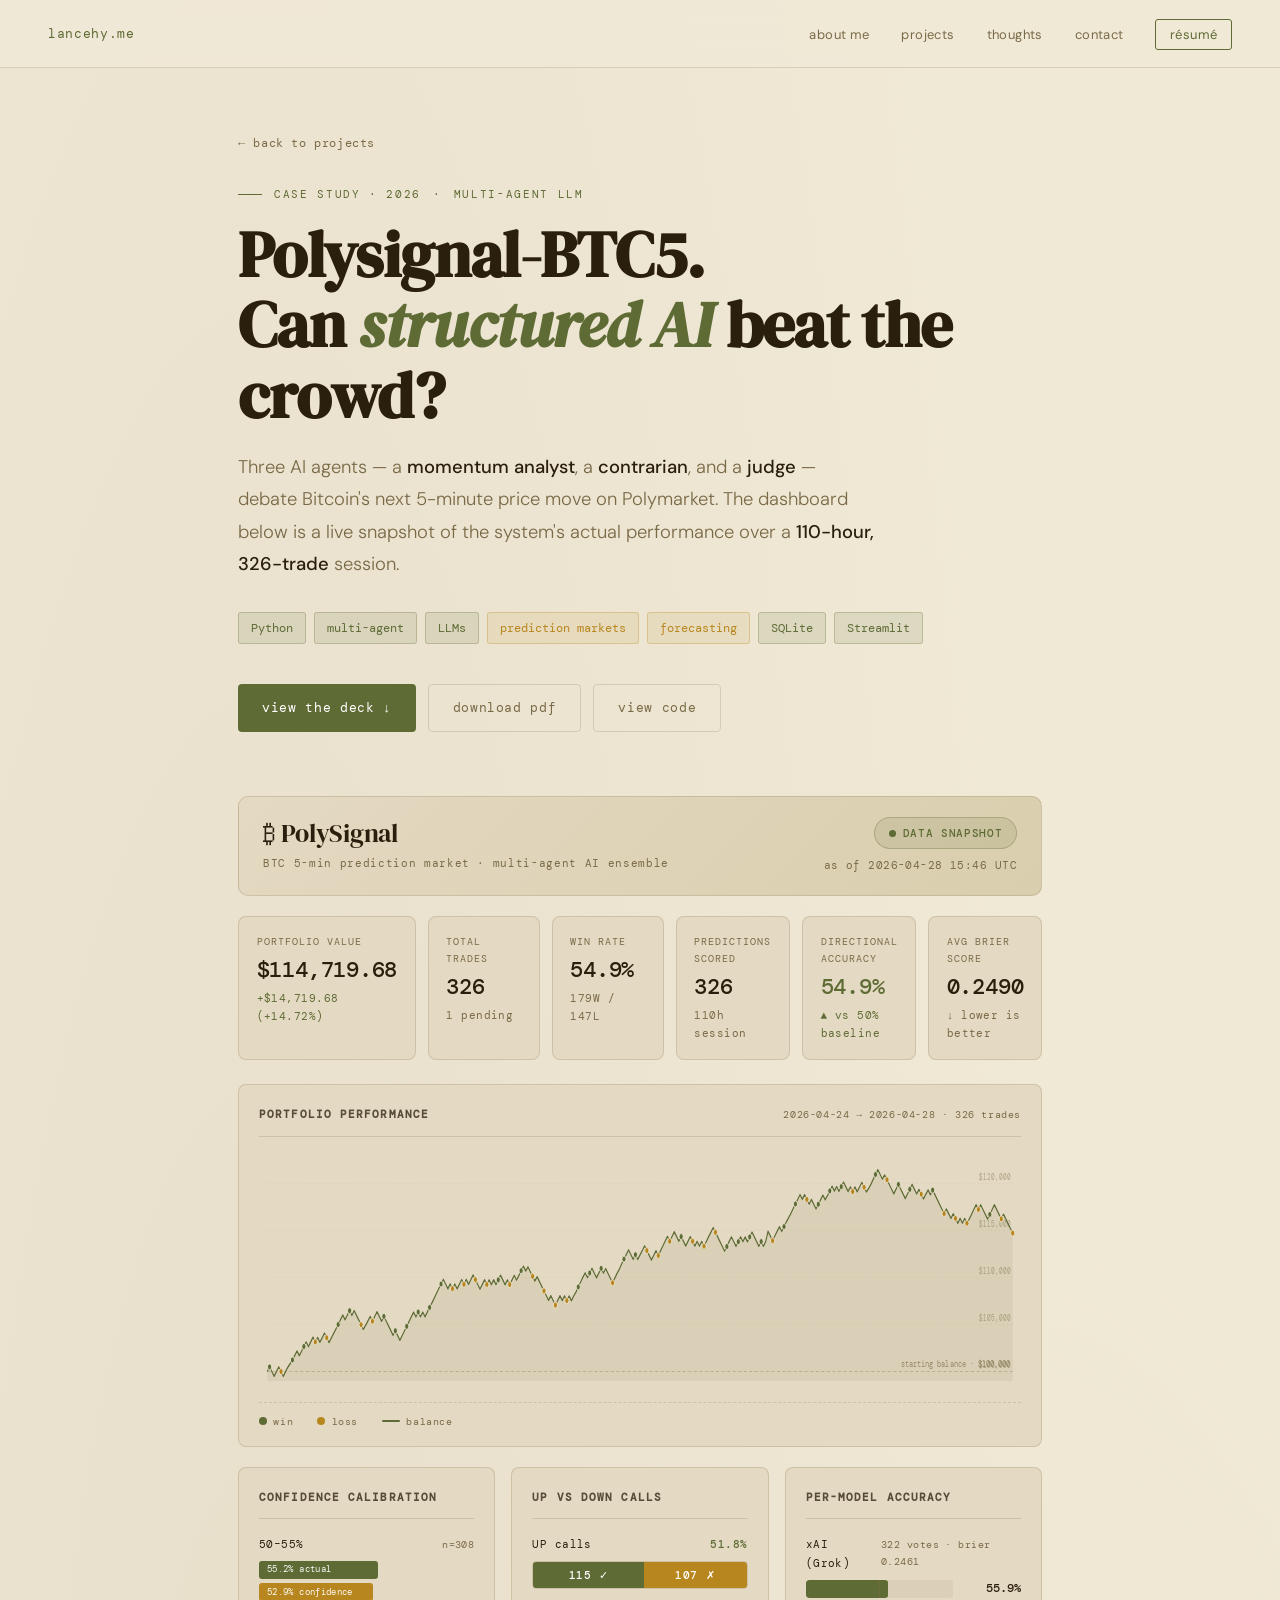
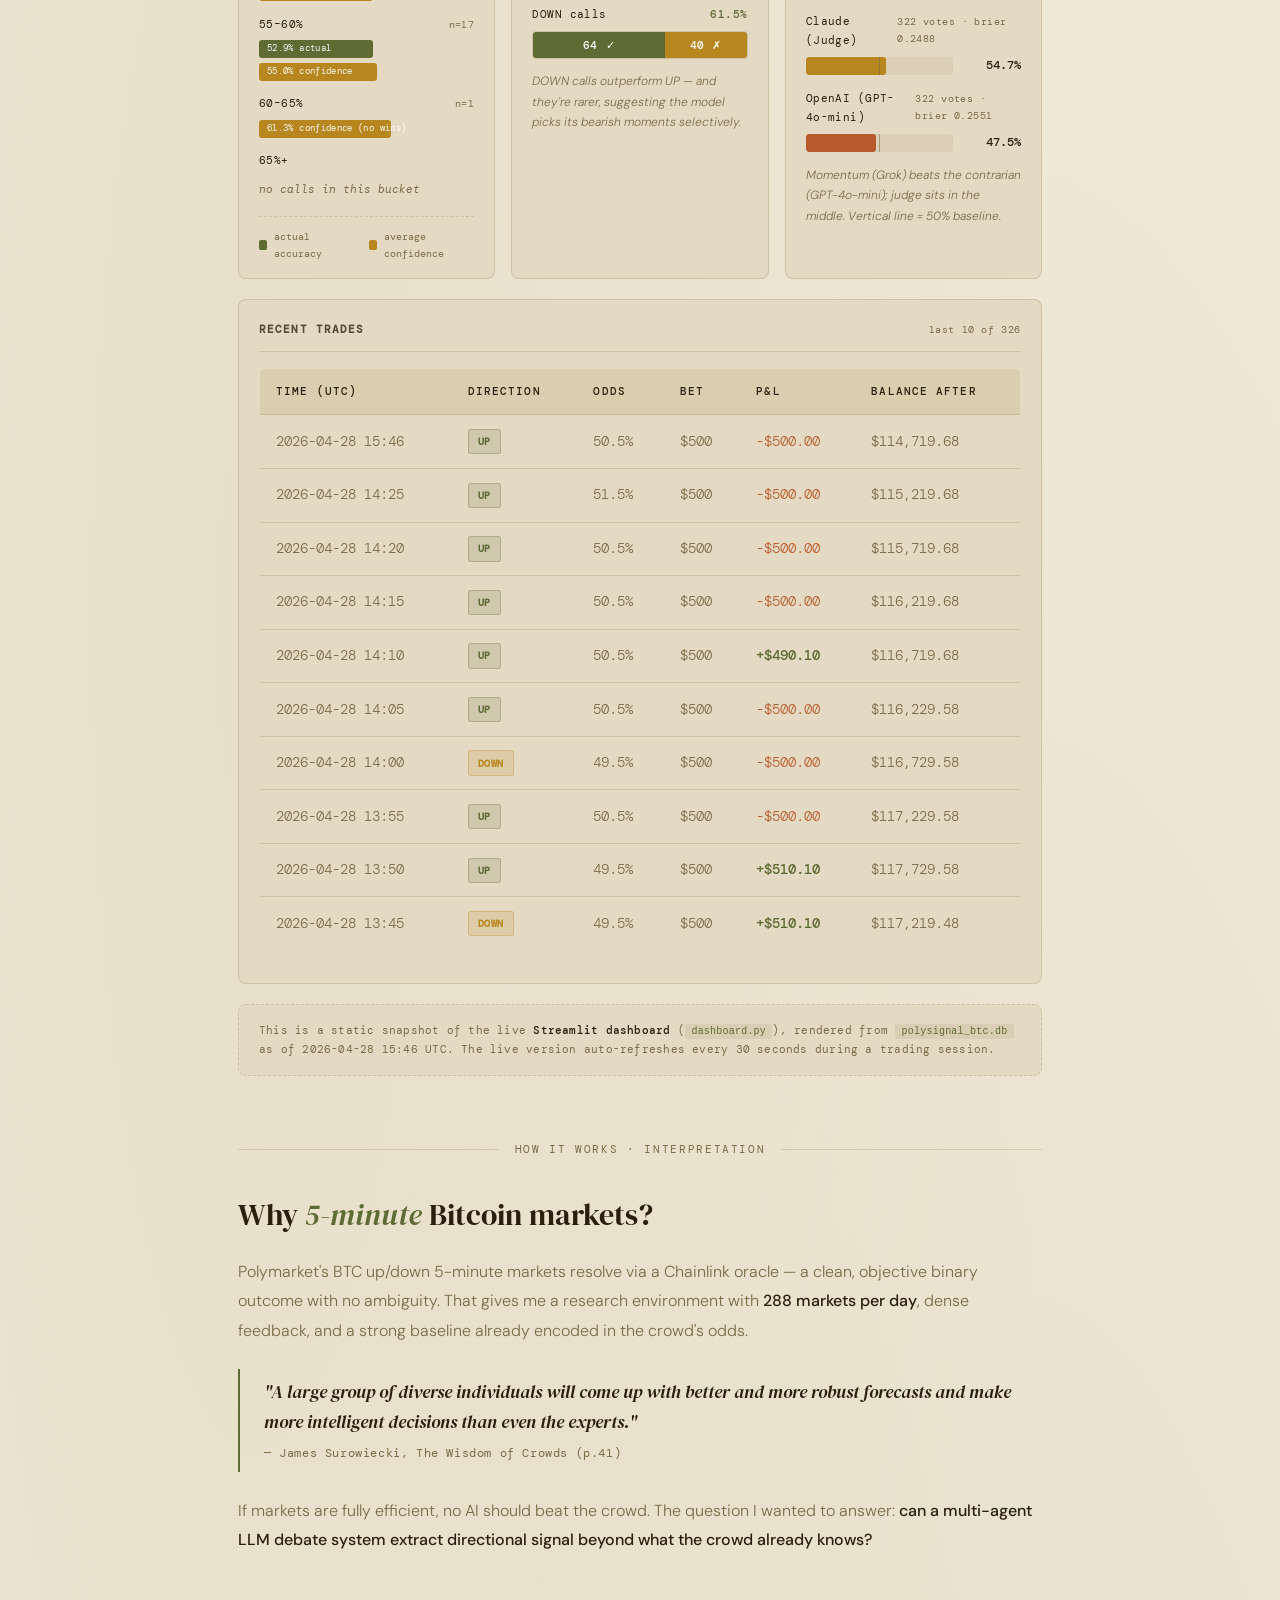
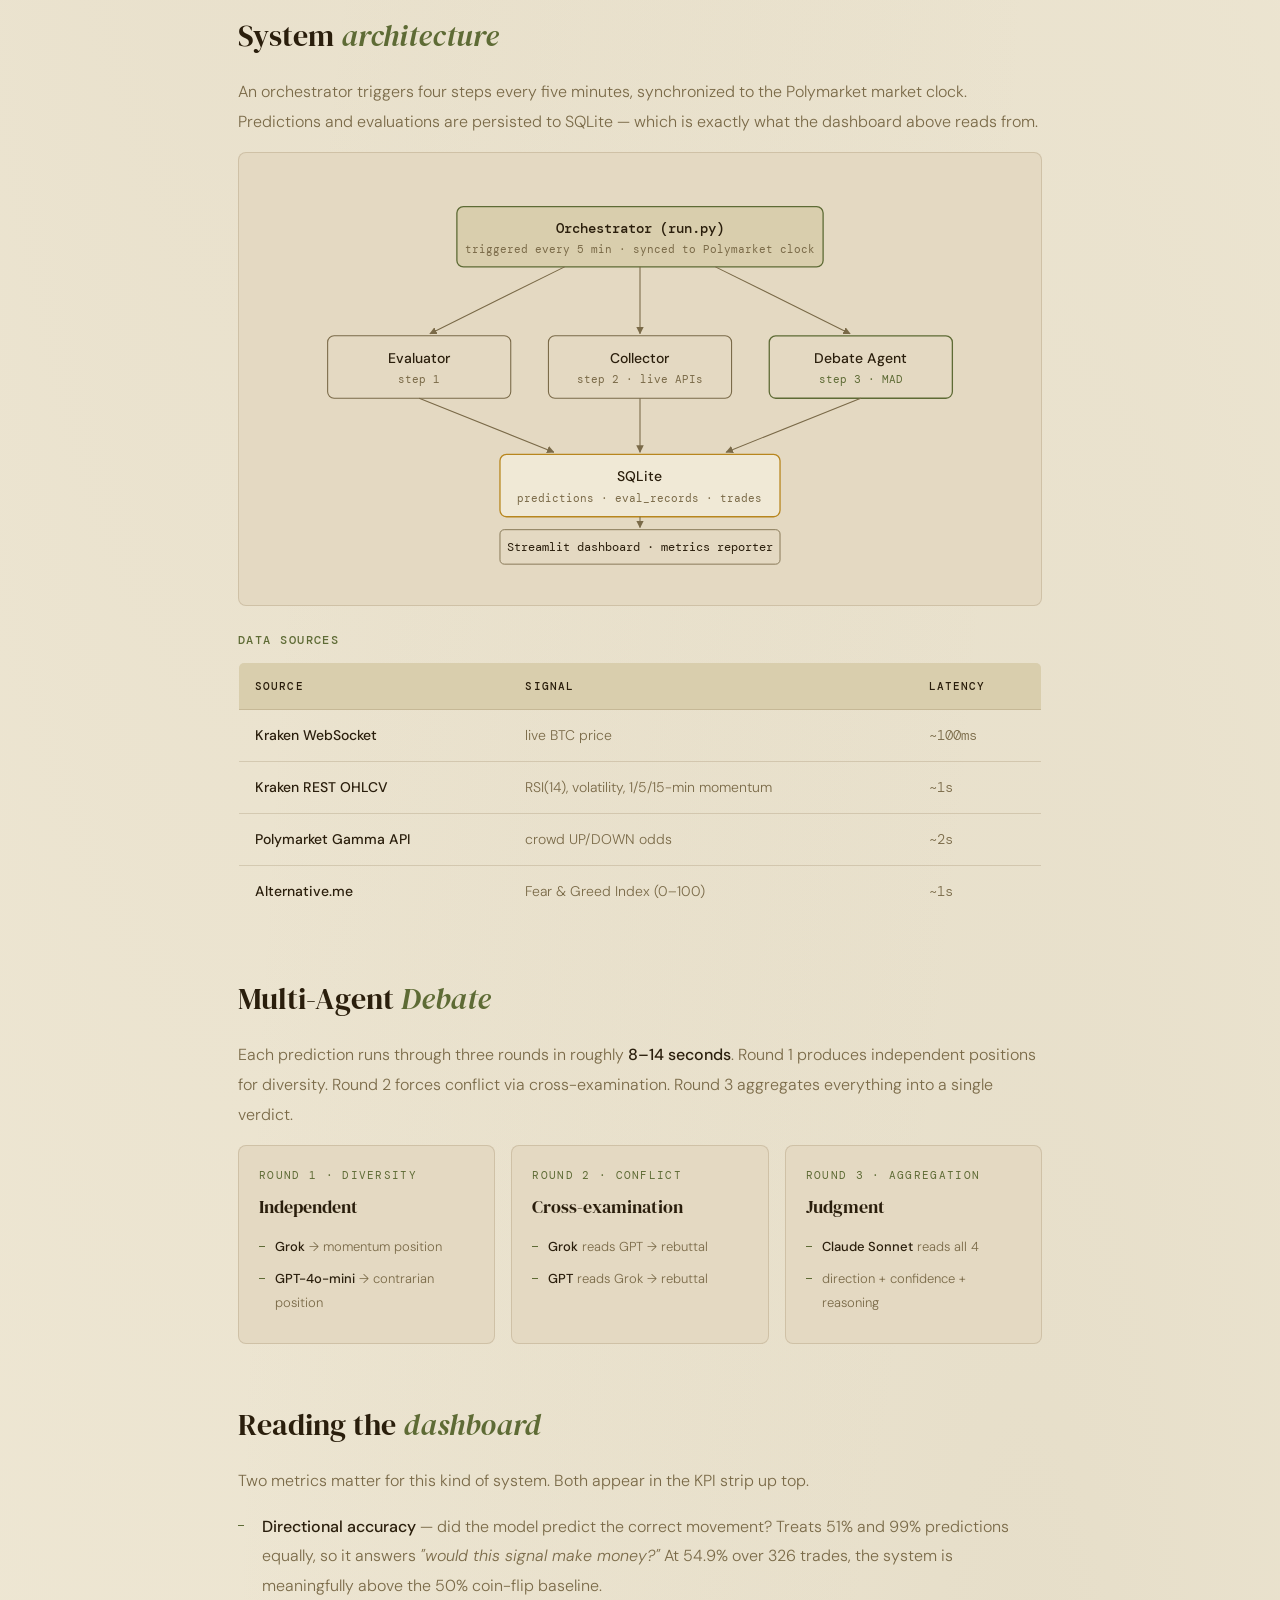
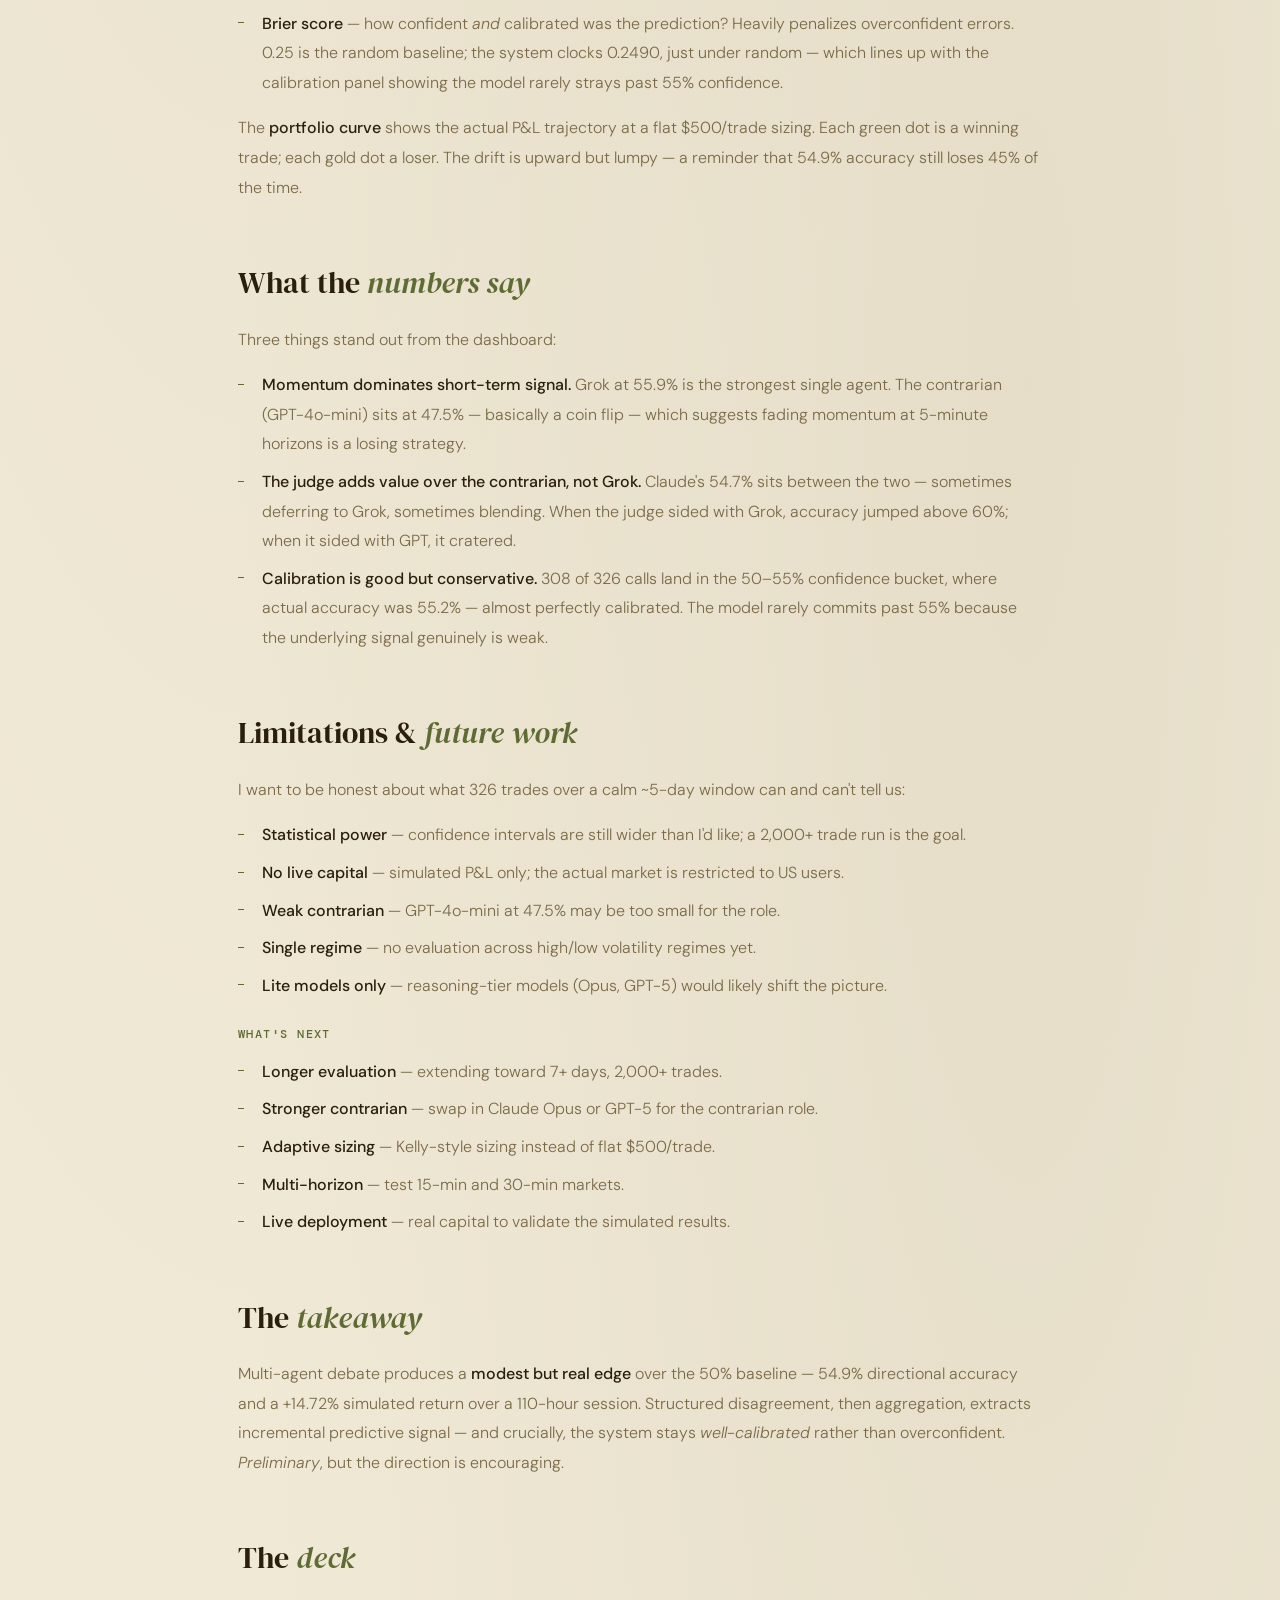
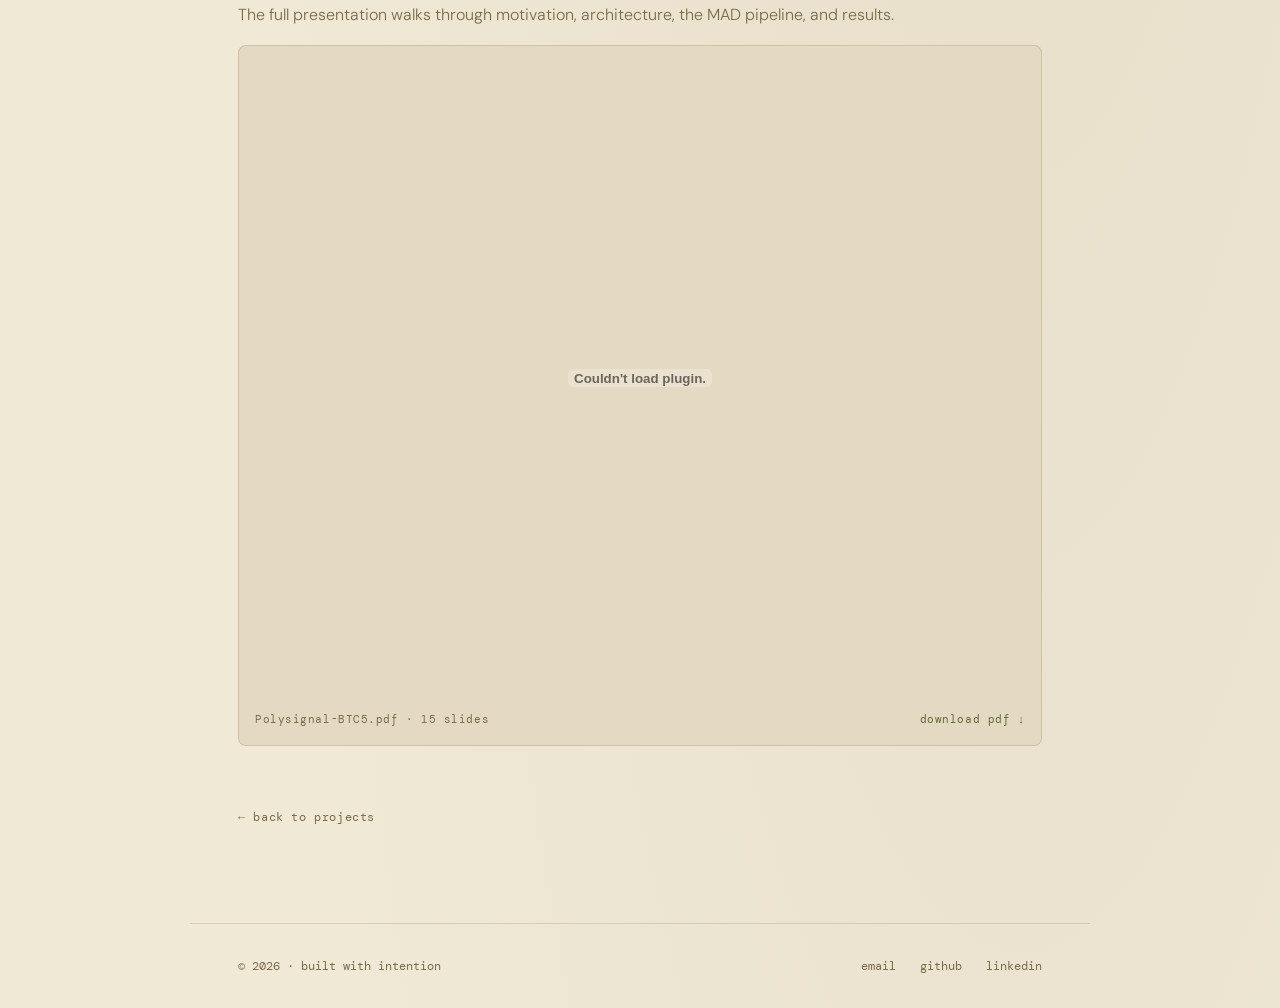
<file: projects/polysignal/index.html>
<!DOCTYPE html>
<html lang="en">
<head>
<meta charset="UTF-8">
<meta name="viewport" content="width=device-width, initial-scale=1.0">
<title>Polysignal-BTC5 — Lance Yi</title>
<meta name="description" content="A multi-agent debate system that predicts Bitcoin's next 5-minute move on Polymarket — 326 trades, +14.72% simulated ROI over a 110-hour live session.">
<link rel="stylesheet" href="../../assets/css/style.css">
</head>
<body>

<nav>
  <a class="nav-logo" href="../../">lancehy.me</a>
  <ul class="nav-links">
    <li><a href="../../#about">about me</a></li>
    <li><a href="../">projects</a></li>
    <li><a href="../../thoughts/">thoughts</a></li>
    <li><a href="../../#contact">contact</a></li>
    <li><a href="../../resume.pdf" target="_blank" rel="noopener" class="nav-resume">résumé</a></li>
  </ul>
</nav>

<article class="case-study fade-up">

  <a class="case-back" href="../">← back to projects</a>

  <div class="case-eyebrow">
    <span class="ce-divider"></span>
    <span>case study · 2026</span>
    <span>·</span>
    <span>multi-agent llm</span>
  </div>

  <h1 class="case-title">Polysignal-BTC5.<br>Can <em>structured AI</em> beat the crowd?</h1>

  <p class="case-lede">
    Three AI agents — a <strong>momentum analyst</strong>, a <strong>contrarian</strong>, and a <strong>judge</strong> —
    debate Bitcoin's next 5-minute price move on Polymarket. The dashboard below is a live snapshot of
    the system's actual performance over a <strong>110-hour, 326-trade</strong> session.
  </p>

  <div class="case-tags">
    <span class="tag">Python</span>
    <span class="tag">multi-agent</span>
    <span class="tag">LLMs</span>
    <span class="tag amber">prediction markets</span>
    <span class="tag amber">forecasting</span>
    <span class="tag">SQLite</span>
    <span class="tag">Streamlit</span>
  </div>

  <div class="case-actions">
    <a href="#deck" class="btn btn-primary">view the deck ↓</a>
    <a href="Polysignal-BTC5.pdf" download class="btn btn-outline">download pdf</a>
    <!-- TODO: replace with the actual repo URL -->
    <a href="https://github.com/YOUR-USERNAME/polysignal-btc-ai-trading" target="_blank" rel="noopener" class="btn btn-outline">view code</a>
  </div>

  <!-- ===================== LIVE DASHBOARD ===================== -->
  <section class="ps-dash">
    <div class="ps-dash-banner">
      <div>
        <div class="ps-dash-brand">₿ PolySignal</div>
        <div class="ps-dash-sub">BTC 5-min prediction market · multi-agent AI ensemble</div>
      </div>
      <div class="ps-dash-status">
        <span class="ps-pill"><span class="ps-pulse"></span>data snapshot</span>
        <div class="ps-dash-asof">as of 2026-04-28 15:46 UTC</div>
      </div>
    </div>

    <!-- KPI grid -->
    <div class="ps-kpi-grid">
      <div class="ps-kpi">
        <div class="ps-kpi-label">Portfolio value</div>
        <div class="ps-kpi-num">$114,719.68</div>
        <div class="ps-kpi-delta ps-up">+$14,719.68 (+14.72%)</div>
      </div>
      <div class="ps-kpi">
        <div class="ps-kpi-label">Total trades</div>
        <div class="ps-kpi-num">326</div>
        <div class="ps-kpi-delta">1 pending</div>
      </div>
      <div class="ps-kpi">
        <div class="ps-kpi-label">Win rate</div>
        <div class="ps-kpi-num">54.9%</div>
        <div class="ps-kpi-delta">179W / 147L</div>
      </div>
      <div class="ps-kpi">
        <div class="ps-kpi-label">Predictions scored</div>
        <div class="ps-kpi-num">326</div>
        <div class="ps-kpi-delta">110h session</div>
      </div>
      <div class="ps-kpi">
        <div class="ps-kpi-label">Directional accuracy</div>
        <div class="ps-kpi-num accent">54.9%</div>
        <div class="ps-kpi-delta ps-up">▲ vs 50% baseline</div>
      </div>
      <div class="ps-kpi">
        <div class="ps-kpi-label">Avg Brier score</div>
        <div class="ps-kpi-num">0.2490</div>
        <div class="ps-kpi-delta">↓ lower is better</div>
      </div>
    </div>

    <!-- Portfolio performance chart -->
    <div class="ps-panel">
      <div class="ps-panel-head">
        <div class="ps-panel-title">Portfolio performance</div>
        <div class="ps-panel-meta">2026-04-24 → 2026-04-28 · 326 trades</div>
      </div>
      <svg class="ps-balance-chart" viewBox="0 0 1100 240" xmlns="http://www.w3.org/2000/svg" preserveAspectRatio="none">
        <line x1="12" x2="1088" y1="218.5" y2="218.5" class="ps-grid"/><text x="1086" y="215.5" class="ps-tick">$100,000</text>
        <line x1="12" x2="1088" y1="171.5" y2="171.5" class="ps-grid"/><text x="1086" y="168.5" class="ps-tick">$105,000</text>
        <line x1="12" x2="1088" y1="124.5" y2="124.5" class="ps-grid"/><text x="1086" y="121.5" class="ps-tick">$110,000</text>
        <line x1="12" x2="1088" y1="77.4" y2="77.4" class="ps-grid"/><text x="1086" y="74.4" class="ps-tick">$115,000</text>
        <line x1="12" x2="1088" y1="30.4" y2="30.4" class="ps-grid"/><text x="1086" y="27.4" class="ps-tick">$120,000</text>
        <path d="M 12.0,218.5 L 15.3,213.9 L 18.6,218.6 L 21.9,223.3 L 25.2,218.5 L 28.5,213.9 L 31.8,218.6 L 35.1,223.3 L 38.4,218.5 L 41.7,214.1 L 45.0,210.6 L 48.3,207.0 L 51.6,202.6 L 54.9,198.0 L 58.2,202.7 L 61.5,198.1 L 64.8,193.5 L 68.1,188.9 L 71.4,193.6 L 74.7,188.8 L 78.0,184.2 L 81.3,188.9 L 84.6,184.5 L 87.9,189.2 L 91.2,184.7 L 94.5,180.1 L 97.8,184.8 L 101.1,189.5 L 104.4,185.1 L 107.7,180.5 L 111.0,176.1 L 114.3,171.6 L 117.6,166.8 L 120.9,162.0 L 124.2,166.7 L 127.5,162.1 L 130.8,157.7 L 134.1,162.4 L 137.4,157.6 L 140.7,162.3 L 144.0,167.0 L 147.3,171.7 L 150.6,176.4 L 153.9,172.2 L 157.2,167.9 L 160.5,163.5 L 163.8,168.2 L 167.1,163.4 L 170.4,158.8 L 173.7,163.5 L 177.0,168.2 L 180.3,163.4 L 183.6,168.1 L 186.9,172.8 L 190.2,177.5 L 193.5,182.2 L 196.8,177.8 L 200.1,182.5 L 203.4,187.2 L 206.7,182.6 L 210.0,177.9 L 213.3,173.3 L 216.6,168.5 L 219.9,163.7 L 223.2,159.1 L 226.5,163.8 L 229.8,159.0 L 233.1,163.7 L 236.4,159.1 L 239.7,163.8 L 243.0,159.0 L 246.3,154.4 L 249.6,150.0 L 252.9,145.2 L 256.2,140.4 L 259.5,135.6 L 262.8,131.0 L 266.1,126.4 L 269.4,131.1 L 272.7,135.8 L 276.0,131.0 L 279.3,135.7 L 282.7,131.1 L 286.0,135.8 L 289.3,131.2 L 292.6,126.6 L 295.9,131.3 L 299.2,126.5 L 302.5,131.2 L 305.8,126.6 L 309.1,122.0 L 312.4,126.7 L 315.7,131.4 L 319.0,136.1 L 322.3,131.5 L 325.6,126.8 L 328.9,131.5 L 332.2,126.9 L 335.5,131.6 L 338.8,126.8 L 342.1,131.5 L 345.4,126.9 L 348.7,122.3 L 352.0,127.0 L 355.3,131.7 L 358.6,126.9 L 361.9,131.6 L 365.2,127.0 L 368.5,122.4 L 371.8,127.1 L 375.1,122.5 L 378.4,117.7 L 381.7,113.3 L 385.0,118.0 L 388.3,113.9 L 391.6,118.6 L 394.9,123.3 L 398.2,128.0 L 401.5,123.8 L 404.8,128.5 L 408.1,133.2 L 411.4,137.9 L 414.7,142.6 L 418.0,147.3 L 421.3,142.7 L 424.6,147.4 L 427.9,152.1 L 431.2,147.5 L 434.5,142.8 L 437.8,147.5 L 441.1,142.9 L 444.4,147.6 L 447.7,143.0 L 451.0,147.7 L 454.3,142.9 L 457.6,139.0 L 460.9,133.9 L 464.2,129.1 L 467.5,124.3 L 470.8,119.9 L 474.1,124.6 L 477.4,120.0 L 480.7,115.4 L 484.0,120.1 L 487.3,124.8 L 490.6,120.0 L 493.9,115.4 L 497.2,120.1 L 500.5,115.6 L 503.8,120.4 L 507.1,125.1 L 510.4,129.8 L 513.7,125.0 L 517.0,120.3 L 520.3,115.9 L 523.6,110.9 L 526.9,106.1 L 530.2,101.5 L 533.5,96.9 L 536.8,101.6 L 540.1,106.3 L 543.4,101.7 L 546.7,106.4 L 550.0,102.0 L 553.3,97.6 L 556.6,92.9 L 559.9,97.6 L 563.2,102.3 L 566.5,107.0 L 569.8,102.4 L 573.1,97.8 L 576.4,102.5 L 579.7,97.7 L 583.0,92.9 L 586.3,88.1 L 589.6,83.5 L 592.9,88.2 L 596.2,83.6 L 599.5,78.8 L 602.8,83.5 L 606.1,88.2 L 609.4,83.6 L 612.7,88.3 L 616.0,93.0 L 619.3,88.2 L 622.6,83.6 L 625.9,88.3 L 629.2,93.0 L 632.5,88.4 L 635.8,93.1 L 639.1,88.5 L 642.4,93.2 L 645.7,88.6 L 649.0,83.8 L 652.3,79.2 L 655.6,74.6 L 658.9,79.3 L 662.2,84.0 L 665.5,88.7 L 668.8,93.4 L 672.1,98.1 L 675.4,93.5 L 678.7,88.5 L 682.0,83.9 L 685.3,88.6 L 688.6,93.3 L 691.9,88.7 L 695.2,83.9 L 698.5,88.6 L 701.8,84.0 L 705.1,88.7 L 708.4,83.9 L 711.7,79.1 L 715.0,83.8 L 718.3,88.5 L 721.6,93.2 L 724.9,88.6 L 728.2,93.3 L 731.5,88.5 L 734.8,78.3 L 738.1,83.0 L 741.4,87.7 L 744.7,82.9 L 748.0,78.3 L 751.3,73.7 L 754.6,78.4 L 757.9,73.6 L 761.2,68.9 L 764.5,64.7 L 767.8,60.4 L 771.1,55.6 L 774.4,51.0 L 777.7,46.4 L 781.0,41.6 L 784.3,46.3 L 787.6,41.7 L 790.9,46.4 L 794.2,51.1 L 797.5,46.5 L 800.8,51.2 L 804.1,55.9 L 807.4,51.3 L 810.7,46.7 L 814.0,42.1 L 817.3,46.8 L 820.7,42.5 L 824.0,37.9 L 827.3,33.3 L 830.6,38.0 L 833.9,33.6 L 837.2,38.3 L 840.5,33.7 L 843.8,29.1 L 847.1,33.8 L 850.4,38.5 L 853.7,33.9 L 857.0,38.6 L 860.3,34.0 L 863.6,38.7 L 866.9,34.1 L 870.2,29.4 L 873.5,34.2 L 876.8,38.9 L 880.1,35.4 L 883.4,31.3 L 886.7,26.3 L 890.0,21.5 L 893.3,16.7 L 896.6,21.4 L 899.9,26.1 L 903.2,22.0 L 906.5,26.7 L 909.8,31.4 L 913.1,36.1 L 916.4,40.8 L 919.7,36.0 L 923.0,31.4 L 926.3,36.1 L 929.6,40.8 L 932.9,45.5 L 936.2,40.9 L 939.5,36.3 L 942.8,31.5 L 946.1,36.2 L 949.4,40.9 L 952.7,36.5 L 956.0,41.2 L 959.3,45.9 L 962.6,41.3 L 965.9,37.0 L 969.2,41.7 L 972.5,37.1 L 975.8,41.8 L 979.1,46.5 L 982.4,51.2 L 985.7,55.9 L 989.0,60.6 L 992.3,56.0 L 995.6,60.7 L 998.9,65.4 L 1002.2,60.8 L 1005.5,65.5 L 1008.8,70.2 L 1012.1,65.4 L 1015.4,70.1 L 1018.7,65.5 L 1022.0,70.2 L 1025.3,66.0 L 1028.6,61.4 L 1031.9,56.4 L 1035.2,51.8 L 1038.5,56.5 L 1041.8,51.9 L 1045.1,56.6 L 1048.4,61.3 L 1051.7,66.0 L 1055.0,61.4 L 1058.3,56.6 L 1061.6,51.8 L 1064.9,56.5 L 1068.2,61.2 L 1071.5,65.9 L 1074.8,61.3 L 1078.1,66.0 L 1081.4,70.7 L 1084.7,75.4 L 1088.0,80.1 L 1088.0,228 L 12.0,228 Z" class="ps-bal-fill"/>
        <path d="M 12.0,218.5 L 15.3,213.9 L 18.6,218.6 L 21.9,223.3 L 25.2,218.5 L 28.5,213.9 L 31.8,218.6 L 35.1,223.3 L 38.4,218.5 L 41.7,214.1 L 45.0,210.6 L 48.3,207.0 L 51.6,202.6 L 54.9,198.0 L 58.2,202.7 L 61.5,198.1 L 64.8,193.5 L 68.1,188.9 L 71.4,193.6 L 74.7,188.8 L 78.0,184.2 L 81.3,188.9 L 84.6,184.5 L 87.9,189.2 L 91.2,184.7 L 94.5,180.1 L 97.8,184.8 L 101.1,189.5 L 104.4,185.1 L 107.7,180.5 L 111.0,176.1 L 114.3,171.6 L 117.6,166.8 L 120.9,162.0 L 124.2,166.7 L 127.5,162.1 L 130.8,157.7 L 134.1,162.4 L 137.4,157.6 L 140.7,162.3 L 144.0,167.0 L 147.3,171.7 L 150.6,176.4 L 153.9,172.2 L 157.2,167.9 L 160.5,163.5 L 163.8,168.2 L 167.1,163.4 L 170.4,158.8 L 173.7,163.5 L 177.0,168.2 L 180.3,163.4 L 183.6,168.1 L 186.9,172.8 L 190.2,177.5 L 193.5,182.2 L 196.8,177.8 L 200.1,182.5 L 203.4,187.2 L 206.7,182.6 L 210.0,177.9 L 213.3,173.3 L 216.6,168.5 L 219.9,163.7 L 223.2,159.1 L 226.5,163.8 L 229.8,159.0 L 233.1,163.7 L 236.4,159.1 L 239.7,163.8 L 243.0,159.0 L 246.3,154.4 L 249.6,150.0 L 252.9,145.2 L 256.2,140.4 L 259.5,135.6 L 262.8,131.0 L 266.1,126.4 L 269.4,131.1 L 272.7,135.8 L 276.0,131.0 L 279.3,135.7 L 282.7,131.1 L 286.0,135.8 L 289.3,131.2 L 292.6,126.6 L 295.9,131.3 L 299.2,126.5 L 302.5,131.2 L 305.8,126.6 L 309.1,122.0 L 312.4,126.7 L 315.7,131.4 L 319.0,136.1 L 322.3,131.5 L 325.6,126.8 L 328.9,131.5 L 332.2,126.9 L 335.5,131.6 L 338.8,126.8 L 342.1,131.5 L 345.4,126.9 L 348.7,122.3 L 352.0,127.0 L 355.3,131.7 L 358.6,126.9 L 361.9,131.6 L 365.2,127.0 L 368.5,122.4 L 371.8,127.1 L 375.1,122.5 L 378.4,117.7 L 381.7,113.3 L 385.0,118.0 L 388.3,113.9 L 391.6,118.6 L 394.9,123.3 L 398.2,128.0 L 401.5,123.8 L 404.8,128.5 L 408.1,133.2 L 411.4,137.9 L 414.7,142.6 L 418.0,147.3 L 421.3,142.7 L 424.6,147.4 L 427.9,152.1 L 431.2,147.5 L 434.5,142.8 L 437.8,147.5 L 441.1,142.9 L 444.4,147.6 L 447.7,143.0 L 451.0,147.7 L 454.3,142.9 L 457.6,139.0 L 460.9,133.9 L 464.2,129.1 L 467.5,124.3 L 470.8,119.9 L 474.1,124.6 L 477.4,120.0 L 480.7,115.4 L 484.0,120.1 L 487.3,124.8 L 490.6,120.0 L 493.9,115.4 L 497.2,120.1 L 500.5,115.6 L 503.8,120.4 L 507.1,125.1 L 510.4,129.8 L 513.7,125.0 L 517.0,120.3 L 520.3,115.9 L 523.6,110.9 L 526.9,106.1 L 530.2,101.5 L 533.5,96.9 L 536.8,101.6 L 540.1,106.3 L 543.4,101.7 L 546.7,106.4 L 550.0,102.0 L 553.3,97.6 L 556.6,92.9 L 559.9,97.6 L 563.2,102.3 L 566.5,107.0 L 569.8,102.4 L 573.1,97.8 L 576.4,102.5 L 579.7,97.7 L 583.0,92.9 L 586.3,88.1 L 589.6,83.5 L 592.9,88.2 L 596.2,83.6 L 599.5,78.8 L 602.8,83.5 L 606.1,88.2 L 609.4,83.6 L 612.7,88.3 L 616.0,93.0 L 619.3,88.2 L 622.6,83.6 L 625.9,88.3 L 629.2,93.0 L 632.5,88.4 L 635.8,93.1 L 639.1,88.5 L 642.4,93.2 L 645.7,88.6 L 649.0,83.8 L 652.3,79.2 L 655.6,74.6 L 658.9,79.3 L 662.2,84.0 L 665.5,88.7 L 668.8,93.4 L 672.1,98.1 L 675.4,93.5 L 678.7,88.5 L 682.0,83.9 L 685.3,88.6 L 688.6,93.3 L 691.9,88.7 L 695.2,83.9 L 698.5,88.6 L 701.8,84.0 L 705.1,88.7 L 708.4,83.9 L 711.7,79.1 L 715.0,83.8 L 718.3,88.5 L 721.6,93.2 L 724.9,88.6 L 728.2,93.3 L 731.5,88.5 L 734.8,78.3 L 738.1,83.0 L 741.4,87.7 L 744.7,82.9 L 748.0,78.3 L 751.3,73.7 L 754.6,78.4 L 757.9,73.6 L 761.2,68.9 L 764.5,64.7 L 767.8,60.4 L 771.1,55.6 L 774.4,51.0 L 777.7,46.4 L 781.0,41.6 L 784.3,46.3 L 787.6,41.7 L 790.9,46.4 L 794.2,51.1 L 797.5,46.5 L 800.8,51.2 L 804.1,55.9 L 807.4,51.3 L 810.7,46.7 L 814.0,42.1 L 817.3,46.8 L 820.7,42.5 L 824.0,37.9 L 827.3,33.3 L 830.6,38.0 L 833.9,33.6 L 837.2,38.3 L 840.5,33.7 L 843.8,29.1 L 847.1,33.8 L 850.4,38.5 L 853.7,33.9 L 857.0,38.6 L 860.3,34.0 L 863.6,38.7 L 866.9,34.1 L 870.2,29.4 L 873.5,34.2 L 876.8,38.9 L 880.1,35.4 L 883.4,31.3 L 886.7,26.3 L 890.0,21.5 L 893.3,16.7 L 896.6,21.4 L 899.9,26.1 L 903.2,22.0 L 906.5,26.7 L 909.8,31.4 L 913.1,36.1 L 916.4,40.8 L 919.7,36.0 L 923.0,31.4 L 926.3,36.1 L 929.6,40.8 L 932.9,45.5 L 936.2,40.9 L 939.5,36.3 L 942.8,31.5 L 946.1,36.2 L 949.4,40.9 L 952.7,36.5 L 956.0,41.2 L 959.3,45.9 L 962.6,41.3 L 965.9,37.0 L 969.2,41.7 L 972.5,37.1 L 975.8,41.8 L 979.1,46.5 L 982.4,51.2 L 985.7,55.9 L 989.0,60.6 L 992.3,56.0 L 995.6,60.7 L 998.9,65.4 L 1002.2,60.8 L 1005.5,65.5 L 1008.8,70.2 L 1012.1,65.4 L 1015.4,70.1 L 1018.7,65.5 L 1022.0,70.2 L 1025.3,66.0 L 1028.6,61.4 L 1031.9,56.4 L 1035.2,51.8 L 1038.5,56.5 L 1041.8,51.9 L 1045.1,56.6 L 1048.4,61.3 L 1051.7,66.0 L 1055.0,61.4 L 1058.3,56.6 L 1061.6,51.8 L 1064.9,56.5 L 1068.2,61.2 L 1071.5,65.9 L 1074.8,61.3 L 1078.1,66.0 L 1081.4,70.7 L 1084.7,75.4 L 1088.0,80.1" class="ps-bal-line"/>
        <line x1="12" x2="1088" y1="218.5" y2="218.5" class="ps-ref"/>
        <text x="1084" y="214.5" class="ps-ref-label">starting balance · $100,000</text>
        <circle cx="15.3" cy="213.9" r="3" class="ps-dot ps-dot-win"/>
        <circle cx="31.8" cy="218.6" r="3" class="ps-dot ps-dot-loss"/>
        <circle cx="48.3" cy="207.0" r="3" class="ps-dot ps-dot-win"/>
        <circle cx="64.8" cy="193.5" r="3" class="ps-dot ps-dot-win"/>
        <circle cx="81.3" cy="188.9" r="3" class="ps-dot ps-dot-loss"/>
        <circle cx="97.8" cy="184.8" r="3" class="ps-dot ps-dot-loss"/>
        <circle cx="114.3" cy="171.6" r="3" class="ps-dot ps-dot-win"/>
        <circle cx="130.8" cy="157.7" r="3" class="ps-dot ps-dot-win"/>
        <circle cx="147.3" cy="171.7" r="3" class="ps-dot ps-dot-loss"/>
        <circle cx="163.8" cy="168.2" r="3" class="ps-dot ps-dot-loss"/>
        <circle cx="180.3" cy="163.4" r="3" class="ps-dot ps-dot-win"/>
        <circle cx="196.8" cy="177.8" r="3" class="ps-dot ps-dot-win"/>
        <circle cx="213.3" cy="173.3" r="3" class="ps-dot ps-dot-win"/>
        <circle cx="229.8" cy="159.0" r="3" class="ps-dot ps-dot-win"/>
        <circle cx="246.3" cy="154.4" r="3" class="ps-dot ps-dot-win"/>
        <circle cx="262.8" cy="131.0" r="3" class="ps-dot ps-dot-win"/>
        <circle cx="279.3" cy="135.7" r="3" class="ps-dot ps-dot-loss"/>
        <circle cx="295.9" cy="131.3" r="3" class="ps-dot ps-dot-loss"/>
        <circle cx="312.4" cy="126.7" r="3" class="ps-dot ps-dot-loss"/>
        <circle cx="328.9" cy="131.5" r="3" class="ps-dot ps-dot-loss"/>
        <circle cx="345.4" cy="126.9" r="3" class="ps-dot ps-dot-win"/>
        <circle cx="361.9" cy="131.6" r="3" class="ps-dot ps-dot-loss"/>
        <circle cx="378.4" cy="117.7" r="3" class="ps-dot ps-dot-win"/>
        <circle cx="394.9" cy="123.3" r="3" class="ps-dot ps-dot-loss"/>
        <circle cx="411.4" cy="137.9" r="3" class="ps-dot ps-dot-loss"/>
        <circle cx="427.9" cy="152.1" r="3" class="ps-dot ps-dot-loss"/>
        <circle cx="444.4" cy="147.6" r="3" class="ps-dot ps-dot-loss"/>
        <circle cx="460.9" cy="133.9" r="3" class="ps-dot ps-dot-win"/>
        <circle cx="477.4" cy="120.0" r="3" class="ps-dot ps-dot-win"/>
        <circle cx="493.9" cy="115.4" r="3" class="ps-dot ps-dot-win"/>
        <circle cx="510.4" cy="129.8" r="3" class="ps-dot ps-dot-loss"/>
        <circle cx="526.9" cy="106.1" r="3" class="ps-dot ps-dot-win"/>
        <circle cx="543.4" cy="101.7" r="3" class="ps-dot ps-dot-win"/>
        <circle cx="559.9" cy="97.6" r="3" class="ps-dot ps-dot-loss"/>
        <circle cx="576.4" cy="102.5" r="3" class="ps-dot ps-dot-loss"/>
        <circle cx="592.9" cy="88.2" r="3" class="ps-dot ps-dot-loss"/>
        <circle cx="609.4" cy="83.6" r="3" class="ps-dot ps-dot-win"/>
        <circle cx="625.9" cy="88.3" r="3" class="ps-dot ps-dot-loss"/>
        <circle cx="642.4" cy="93.2" r="3" class="ps-dot ps-dot-loss"/>
        <circle cx="658.9" cy="79.3" r="3" class="ps-dot ps-dot-loss"/>
        <circle cx="675.4" cy="93.5" r="3" class="ps-dot ps-dot-win"/>
        <circle cx="691.9" cy="88.7" r="3" class="ps-dot ps-dot-win"/>
        <circle cx="708.4" cy="83.9" r="3" class="ps-dot ps-dot-win"/>
        <circle cx="724.9" cy="88.6" r="3" class="ps-dot ps-dot-win"/>
        <circle cx="741.4" cy="87.7" r="3" class="ps-dot ps-dot-loss"/>
        <circle cx="757.9" cy="73.6" r="3" class="ps-dot ps-dot-win"/>
        <circle cx="774.4" cy="51.0" r="3" class="ps-dot ps-dot-win"/>
        <circle cx="790.9" cy="46.4" r="3" class="ps-dot ps-dot-loss"/>
        <circle cx="807.4" cy="51.3" r="3" class="ps-dot ps-dot-win"/>
        <circle cx="824.0" cy="37.9" r="3" class="ps-dot ps-dot-win"/>
        <circle cx="840.5" cy="33.7" r="3" class="ps-dot ps-dot-win"/>
        <circle cx="857.0" cy="38.6" r="3" class="ps-dot ps-dot-loss"/>
        <circle cx="873.5" cy="34.2" r="3" class="ps-dot ps-dot-loss"/>
        <circle cx="890.0" cy="21.5" r="3" class="ps-dot ps-dot-win"/>
        <circle cx="906.5" cy="26.7" r="3" class="ps-dot ps-dot-loss"/>
        <circle cx="923.0" cy="31.4" r="3" class="ps-dot ps-dot-win"/>
        <circle cx="939.5" cy="36.3" r="3" class="ps-dot ps-dot-win"/>
        <circle cx="956.0" cy="41.2" r="3" class="ps-dot ps-dot-loss"/>
        <circle cx="972.5" cy="37.1" r="3" class="ps-dot ps-dot-win"/>
        <circle cx="989.0" cy="60.6" r="3" class="ps-dot ps-dot-loss"/>
        <circle cx="1005.5" cy="65.5" r="3" class="ps-dot ps-dot-loss"/>
        <circle cx="1022.0" cy="70.2" r="3" class="ps-dot ps-dot-loss"/>
        <circle cx="1038.5" cy="56.5" r="3" class="ps-dot ps-dot-loss"/>
        <circle cx="1055.0" cy="61.4" r="3" class="ps-dot ps-dot-win"/>
        <circle cx="1071.5" cy="65.9" r="3" class="ps-dot ps-dot-loss"/>
        <circle cx="1088.0" cy="80.1" r="3" class="ps-dot ps-dot-loss"/>
      </svg>
      <div class="ps-legend">
        <span><span class="ps-legend-dot win"></span>win</span>
        <span><span class="ps-legend-dot loss"></span>loss</span>
        <span><span class="ps-legend-line"></span>balance</span>
      </div>
    </div>

    <!-- Three-up panels -->
    <div class="ps-three-up">
      <div class="ps-panel">
        <div class="ps-panel-head"><div class="ps-panel-title">Confidence calibration</div></div>
        <div class="ps-cal-block">
          <div class="ps-cal-row">
            <div class="ps-cal-label">50–55% <span class="ps-cal-n">n=308</span></div>
            <div class="ps-cal-bars">
              <div class="ps-cal-bar ps-cal-acc" style="width:55.2%;"><span>55.2% actual</span></div>
              <div class="ps-cal-bar ps-cal-conf" style="width:52.9%;"><span>52.9% confidence</span></div>
            </div>
          </div>
          <div class="ps-cal-row">
            <div class="ps-cal-label">55–60% <span class="ps-cal-n">n=17</span></div>
            <div class="ps-cal-bars">
              <div class="ps-cal-bar ps-cal-acc" style="width:52.9%;"><span>52.9% actual</span></div>
              <div class="ps-cal-bar ps-cal-conf" style="width:55.0%;"><span>55.0% confidence</span></div>
            </div>
          </div>
          <div class="ps-cal-row">
            <div class="ps-cal-label">60–65% <span class="ps-cal-n">n=1</span></div>
            <div class="ps-cal-bars">
              <div class="ps-cal-bar ps-cal-conf" style="width:61.3%;"><span>61.3% confidence (no wins)</span></div>
            </div>
          </div>
          <div class="ps-cal-row">
            <div class="ps-cal-label">65%+</div>
            <div class="ps-cal-empty">no calls in this bucket</div>
          </div>
        </div>
        <div class="ps-cal-legend">
          <span><i class="ps-sw acc"></i>actual accuracy</span>
          <span><i class="ps-sw conf"></i>average confidence</span>
        </div>
      </div>

      <div class="ps-panel">
        <div class="ps-panel-head"><div class="ps-panel-title">UP vs DOWN calls</div></div>
        <div class="ps-ud-block">
          <div class="ps-ud-row">
            <div class="ps-ud-label">UP calls <span class="ps-ud-acc">51.8%</span></div>
            <div class="ps-ud-bar-stack">
              <div class="ps-ud-bar ps-ud-win" style="flex:115;">115 ✓</div>
              <div class="ps-ud-bar ps-ud-loss" style="flex:107;">107 ✗</div>
            </div>
          </div>
          <div class="ps-ud-row">
            <div class="ps-ud-label">DOWN calls <span class="ps-ud-acc">61.5%</span></div>
            <div class="ps-ud-bar-stack">
              <div class="ps-ud-bar ps-ud-win" style="flex:64;">64 ✓</div>
              <div class="ps-ud-bar ps-ud-loss" style="flex:40;">40 ✗</div>
            </div>
          </div>
        </div>
        <p class="ps-panel-foot">DOWN calls outperform UP — and they're rarer, suggesting the model picks its bearish moments selectively.</p>
      </div>

      <div class="ps-panel">
        <div class="ps-panel-head"><div class="ps-panel-title">Per-model accuracy</div></div>
        <div class="ps-pm-block">
          <div class="ps-pm-row">
            <div class="ps-pm-name">xAI (Grok) <span class="ps-pm-meta">322 votes · brier 0.2461</span></div>
            <div class="ps-pm-bar-track">
              <div class="ps-pm-bar pm-good" style="width:55.9%;"></div>
              <div class="ps-pm-baseline"></div>
            </div>
            <div class="ps-pm-pct">55.9%</div>
          </div>
          <div class="ps-pm-row">
            <div class="ps-pm-name">Claude (Judge) <span class="ps-pm-meta">322 votes · brier 0.2488</span></div>
            <div class="ps-pm-bar-track">
              <div class="ps-pm-bar pm-mid" style="width:54.7%;"></div>
              <div class="ps-pm-baseline"></div>
            </div>
            <div class="ps-pm-pct">54.7%</div>
          </div>
          <div class="ps-pm-row">
            <div class="ps-pm-name">OpenAI (GPT-4o-mini) <span class="ps-pm-meta">322 votes · brier 0.2551</span></div>
            <div class="ps-pm-bar-track">
              <div class="ps-pm-bar pm-low" style="width:47.5%;"></div>
              <div class="ps-pm-baseline"></div>
            </div>
            <div class="ps-pm-pct">47.5%</div>
          </div>
        </div>
        <p class="ps-panel-foot">Momentum (Grok) beats the contrarian (GPT-4o-mini); judge sits in the middle. Vertical line = 50% baseline.</p>
      </div>
    </div>

    <!-- Recent trades -->
    <div class="ps-panel">
      <div class="ps-panel-head">
        <div class="ps-panel-title">Recent trades</div>
        <div class="ps-panel-meta">last 10 of 326</div>
      </div>
      <div class="case-table-wrap">
        <table class="case-table ps-trade-table">
          <thead>
            <tr><th>Time (UTC)</th><th>Direction</th><th>Odds</th><th>Bet</th><th>P&amp;L</th><th>Balance after</th></tr>
          </thead>
          <tbody>
            <tr><td class="num">2026-04-28 15:46</td><td><span class="dir-pill dir-up">UP</span></td><td class="num">50.5%</td><td class="num">$500</td><td class="num pnl-loss">-$500.00</td><td class="num">$114,719.68</td></tr>
            <tr><td class="num">2026-04-28 14:25</td><td><span class="dir-pill dir-up">UP</span></td><td class="num">51.5%</td><td class="num">$500</td><td class="num pnl-loss">-$500.00</td><td class="num">$115,219.68</td></tr>
            <tr><td class="num">2026-04-28 14:20</td><td><span class="dir-pill dir-up">UP</span></td><td class="num">50.5%</td><td class="num">$500</td><td class="num pnl-loss">-$500.00</td><td class="num">$115,719.68</td></tr>
            <tr><td class="num">2026-04-28 14:15</td><td><span class="dir-pill dir-up">UP</span></td><td class="num">50.5%</td><td class="num">$500</td><td class="num pnl-loss">-$500.00</td><td class="num">$116,219.68</td></tr>
            <tr><td class="num">2026-04-28 14:10</td><td><span class="dir-pill dir-up">UP</span></td><td class="num">50.5%</td><td class="num">$500</td><td class="num pnl-win">+$490.10</td><td class="num">$116,719.68</td></tr>
            <tr><td class="num">2026-04-28 14:05</td><td><span class="dir-pill dir-up">UP</span></td><td class="num">50.5%</td><td class="num">$500</td><td class="num pnl-loss">-$500.00</td><td class="num">$116,229.58</td></tr>
            <tr><td class="num">2026-04-28 14:00</td><td><span class="dir-pill dir-down">DOWN</span></td><td class="num">49.5%</td><td class="num">$500</td><td class="num pnl-loss">-$500.00</td><td class="num">$116,729.58</td></tr>
            <tr><td class="num">2026-04-28 13:55</td><td><span class="dir-pill dir-up">UP</span></td><td class="num">50.5%</td><td class="num">$500</td><td class="num pnl-loss">-$500.00</td><td class="num">$117,229.58</td></tr>
            <tr><td class="num">2026-04-28 13:50</td><td><span class="dir-pill dir-up">UP</span></td><td class="num">49.5%</td><td class="num">$500</td><td class="num pnl-win">+$510.10</td><td class="num">$117,729.58</td></tr>
            <tr><td class="num">2026-04-28 13:45</td><td><span class="dir-pill dir-down">DOWN</span></td><td class="num">49.5%</td><td class="num">$500</td><td class="num pnl-win">+$510.10</td><td class="num">$117,219.48</td></tr>
          </tbody>
        </table>
      </div>
    </div>

    <p class="ps-dash-note">
      This is a static snapshot of the live <strong>Streamlit dashboard</strong> (<code>dashboard.py</code>),
      rendered from <code>polysignal_btc.db</code> as of 2026-04-28 15:46 UTC.
      The live version auto-refreshes every 30 seconds during a trading session.
    </p>
  </section>

  <!-- ===================== INTERPRETATION ===================== -->
  <div class="case-divider-label"><span>how it works · interpretation</span></div>

  <section class="case-section">
    <h2>Why <em>5-minute</em> Bitcoin markets?</h2>
    <p>
      Polymarket's BTC up/down 5-minute markets resolve via a Chainlink oracle — a clean,
      objective binary outcome with no ambiguity. That gives me a research environment with
      <strong>288 markets per day</strong>, dense feedback, and a strong baseline already
      encoded in the crowd's odds.
    </p>
    <blockquote class="case-quote">
      "A large group of diverse individuals will come up with better and more robust forecasts
      and make more intelligent decisions than even the experts."
      <cite>— James Surowiecki, The Wisdom of Crowds (p.41)</cite>
    </blockquote>
    <p>
      If markets are fully efficient, no AI should beat the crowd. The question I wanted to
      answer: <strong>can a multi-agent LLM debate system extract directional signal beyond
      what the crowd already knows?</strong>
    </p>
  </section>

  <section class="case-section">
    <h2>System <em>architecture</em></h2>
    <p>
      An orchestrator triggers four steps every five minutes, synchronized to the Polymarket
      market clock. Predictions and evaluations are persisted to SQLite — which is exactly
      what the dashboard above reads from.
    </p>

    <div class="arch-diagram">
      <svg viewBox="0 0 700 360" xmlns="http://www.w3.org/2000/svg">
        <defs>
          <marker id="arrow" viewBox="0 0 10 10" refX="9" refY="5" markerWidth="7" markerHeight="7" orient="auto-start-reverse">
            <path d="M0,0 L10,5 L0,10 Z" fill="#7A6A48"/>
          </marker>
        </defs>

        <rect x="180" y="20" width="340" height="56" rx="6" fill="#D9CEAD" stroke="#5E6B35" stroke-width="1.2"/>
        <text x="350" y="45" text-anchor="middle" font-family="DM Mono, monospace" font-size="13" fill="#2A1E0C" font-weight="500">Orchestrator (run.py)</text>
        <text x="350" y="63" text-anchor="middle" font-family="DM Mono, monospace" font-size="10" fill="#7A6A48">triggered every 5 min · synced to Polymarket clock</text>

        <rect x="60" y="140" width="170" height="58" rx="6" fill="#E4D9C2" stroke="#7A6A48" stroke-width="1"/>
        <text x="145" y="165" text-anchor="middle" font-family="DM Sans, sans-serif" font-size="13" fill="#2A1E0C" font-weight="500">Evaluator</text>
        <text x="145" y="184" text-anchor="middle" font-family="DM Mono, monospace" font-size="10" fill="#7A6A48">step 1</text>

        <rect x="265" y="140" width="170" height="58" rx="6" fill="#E4D9C2" stroke="#7A6A48" stroke-width="1"/>
        <text x="350" y="165" text-anchor="middle" font-family="DM Sans, sans-serif" font-size="13" fill="#2A1E0C" font-weight="500">Collector</text>
        <text x="350" y="184" text-anchor="middle" font-family="DM Mono, monospace" font-size="10" fill="#7A6A48">step 2 · live APIs</text>

        <rect x="470" y="140" width="170" height="58" rx="6" fill="#E4D9C2" stroke="#5E6B35" stroke-width="1.2"/>
        <text x="555" y="165" text-anchor="middle" font-family="DM Sans, sans-serif" font-size="13" fill="#2A1E0C" font-weight="500">Debate Agent</text>
        <text x="555" y="184" text-anchor="middle" font-family="DM Mono, monospace" font-size="10" fill="#5E6B35">step 3 · MAD</text>

        <line x1="280" y1="76" x2="155" y2="138" stroke="#7A6A48" stroke-width="1" marker-end="url(#arrow)"/>
        <line x1="350" y1="76" x2="350" y2="138" stroke="#7A6A48" stroke-width="1" marker-end="url(#arrow)"/>
        <line x1="420" y1="76" x2="545" y2="138" stroke="#7A6A48" stroke-width="1" marker-end="url(#arrow)"/>

        <rect x="220" y="250" width="260" height="58" rx="6" fill="#F0E9D6" stroke="#B8861E" stroke-width="1.2"/>
        <text x="350" y="275" text-anchor="middle" font-family="DM Sans, sans-serif" font-size="13" fill="#2A1E0C" font-weight="500">SQLite</text>
        <text x="350" y="294" text-anchor="middle" font-family="DM Mono, monospace" font-size="10" fill="#7A6A48">predictions · eval_records · trades</text>

        <line x1="145" y1="198" x2="270" y2="248" stroke="#7A6A48" stroke-width="1" marker-end="url(#arrow)"/>
        <line x1="350" y1="198" x2="350" y2="248" stroke="#7A6A48" stroke-width="1" marker-end="url(#arrow)"/>
        <line x1="555" y1="198" x2="430" y2="248" stroke="#7A6A48" stroke-width="1" marker-end="url(#arrow)"/>

        <rect x="220" y="320" width="260" height="32" rx="4" fill="#E4D9C2" stroke="#7A6A48" stroke-width="0.8"/>
        <text x="350" y="340" text-anchor="middle" font-family="DM Mono, monospace" font-size="11" fill="#2A1E0C">Streamlit dashboard · metrics reporter</text>
        <line x1="350" y1="308" x2="350" y2="318" stroke="#7A6A48" stroke-width="1" marker-end="url(#arrow)"/>
      </svg>
    </div>

    <h3>Data sources</h3>
    <div class="case-table-wrap">
      <table class="case-table">
        <thead>
          <tr><th>Source</th><th>Signal</th><th>Latency</th></tr>
        </thead>
        <tbody>
          <tr><td><strong>Kraken WebSocket</strong></td><td>live BTC price</td><td class="num">~100ms</td></tr>
          <tr><td><strong>Kraken REST OHLCV</strong></td><td>RSI(14), volatility, 1/5/15-min momentum</td><td class="num">~1s</td></tr>
          <tr><td><strong>Polymarket Gamma API</strong></td><td>crowd UP/DOWN odds</td><td class="num">~2s</td></tr>
          <tr><td><strong>Alternative.me</strong></td><td>Fear &amp; Greed Index (0–100)</td><td class="num">~1s</td></tr>
        </tbody>
      </table>
    </div>
  </section>

  <section class="case-section">
    <h2>Multi-Agent <em>Debate</em></h2>
    <p>
      Each prediction runs through three rounds in roughly <strong>8–14 seconds</strong>.
      Round 1 produces independent positions for diversity. Round 2 forces conflict via
      cross-examination. Round 3 aggregates everything into a single verdict.
    </p>

    <div class="debate-flow">
      <div class="debate-round">
        <div class="dr-num">round 1 · diversity</div>
        <div class="dr-title">Independent</div>
        <ul>
          <li><strong>Grok</strong> → momentum position</li>
          <li><strong>GPT-4o-mini</strong> → contrarian position</li>
        </ul>
      </div>
      <div class="debate-round">
        <div class="dr-num">round 2 · conflict</div>
        <div class="dr-title">Cross-examination</div>
        <ul>
          <li><strong>Grok</strong> reads GPT → rebuttal</li>
          <li><strong>GPT</strong> reads Grok → rebuttal</li>
        </ul>
      </div>
      <div class="debate-round">
        <div class="dr-num">round 3 · aggregation</div>
        <div class="dr-title">Judgment</div>
        <ul>
          <li><strong>Claude Sonnet</strong> reads all 4</li>
          <li>direction + confidence + reasoning</li>
        </ul>
      </div>
    </div>
  </section>

  <section class="case-section">
    <h2>Reading the <em>dashboard</em></h2>
    <p>
      Two metrics matter for this kind of system. Both appear in the KPI strip up top.
    </p>
    <ul>
      <li><strong>Directional accuracy</strong> — did the model predict the correct movement?
        Treats 51% and 99% predictions equally, so it answers <em>"would this signal make money?"</em>
        At 54.9% over 326 trades, the system is meaningfully above the 50% coin-flip baseline.</li>
      <li><strong>Brier score</strong> — how confident <em>and</em> calibrated was the prediction?
        Heavily penalizes overconfident errors. 0.25 is the random baseline; the system clocks
        0.2490, just under random — which lines up with the calibration panel showing the model
        rarely strays past 55% confidence.</li>
    </ul>
    <p>
      The <strong>portfolio curve</strong> shows the actual P&amp;L trajectory at a flat
      $500/trade sizing. Each green dot is a winning trade; each gold dot a loser. The drift is
      upward but lumpy — a reminder that 54.9% accuracy still loses 45% of the time.
    </p>
  </section>

  <section class="case-section">
    <h2>What the <em>numbers say</em></h2>
    <p>Three things stand out from the dashboard:</p>
    <ul>
      <li><strong>Momentum dominates short-term signal.</strong> Grok at 55.9% is the strongest
        single agent. The contrarian (GPT-4o-mini) sits at 47.5% — basically a coin flip — which
        suggests fading momentum at 5-minute horizons is a losing strategy.</li>
      <li><strong>The judge adds value over the contrarian, not Grok.</strong> Claude's 54.7%
        sits between the two — sometimes deferring to Grok, sometimes blending. When the judge
        sided with Grok, accuracy jumped above 60%; when it sided with GPT, it cratered.</li>
      <li><strong>Calibration is good but conservative.</strong> 308 of 326 calls land in the
        50–55% confidence bucket, where actual accuracy was 55.2% — almost perfectly calibrated.
        The model rarely commits past 55% because the underlying signal genuinely is weak.</li>
    </ul>
  </section>

  <section class="case-section">
    <h2>Limitations &amp; <em>future work</em></h2>
    <p>I want to be honest about what 326 trades over a calm ~5-day window can and can't tell us:</p>
    <ul>
      <li><strong>Statistical power</strong> — confidence intervals are still wider than I'd like; a 2,000+ trade run is the goal.</li>
      <li><strong>No live capital</strong> — simulated P&amp;L only; the actual market is restricted to US users.</li>
      <li><strong>Weak contrarian</strong> — GPT-4o-mini at 47.5% may be too small for the role.</li>
      <li><strong>Single regime</strong> — no evaluation across high/low volatility regimes yet.</li>
      <li><strong>Lite models only</strong> — reasoning-tier models (Opus, GPT-5) would likely shift the picture.</li>
    </ul>

    <h3>What's next</h3>
    <ul>
      <li><strong>Longer evaluation</strong> — extending toward 7+ days, 2,000+ trades.</li>
      <li><strong>Stronger contrarian</strong> — swap in Claude Opus or GPT-5 for the contrarian role.</li>
      <li><strong>Adaptive sizing</strong> — Kelly-style sizing instead of flat $500/trade.</li>
      <li><strong>Multi-horizon</strong> — test 15-min and 30-min markets.</li>
      <li><strong>Live deployment</strong> — real capital to validate the simulated results.</li>
    </ul>
  </section>

  <section class="case-section">
    <h2>The <em>takeaway</em></h2>
    <p>
      Multi-agent debate produces a <strong>modest but real edge</strong> over the 50% baseline —
      54.9% directional accuracy and a +14.72% simulated return over a 110-hour session.
      Structured disagreement, then aggregation, extracts incremental predictive signal — and
      crucially, the system stays <em>well-calibrated</em> rather than overconfident.
      <em>Preliminary</em>, but the direction is encouraging.
    </p>
  </section>

  <!-- PDF DECK -->
  <section class="case-section" id="deck">
    <h2>The <em>deck</em></h2>
    <p>The full presentation walks through motivation, architecture, the MAD pipeline, and results.</p>
    <div class="pdf-embed">
      <embed src="Polysignal-BTC5.pdf#view=FitH" type="application/pdf" />
      <div class="pdf-embed-foot">
        <span>Polysignal-BTC5.pdf · 15 slides</span>
        <a href="Polysignal-BTC5.pdf" download>download pdf ↓</a>
      </div>
    </div>
  </section>

  <a class="case-back" href="../">← back to projects</a>
</article>

<footer>
  <div class="footer-left">&copy; 2026 · built with intention</div>
  <div class="footer-links">
    <a href="mailto:you@lancehy.me">email</a>
    <a href="https://github.com" target="_blank" rel="noopener">github</a>
    <a href="https://linkedin.com" target="_blank" rel="noopener">linkedin</a>
  </div>
</footer>

<script src="../../assets/js/main.js"></script>
</body>
</html>
</file>
<file: assets/css/style.css>
@import url('https://fonts.googleapis.com/css2?family=DM+Serif+Display:ital@0;1&family=DM+Mono:wght@400;500&family=DM+Sans:wght@300;400;500&display=swap');

*, *::before, *::after { box-sizing: border-box; margin: 0; padding: 0; }

:root {
  --bg: #F0E9D6;
  --surface: #E4D9C2;
  --surface2: #D9CEAD;
  --border: rgba(120,95,55,0.2);
  --text: #2A1E0C;
  --muted: #7A6A48;
  --accent: #5E6B35;
  --accent-dim: rgba(94,107,53,0.12);
  --amber: #B8861E;
  --serif: 'DM Serif Display', Georgia, serif;
  --sans: 'DM Sans', sans-serif;
  --mono: 'DM Mono', monospace;
}

html { scroll-behavior: smooth; }

body {
  font-family: var(--sans);
  background: var(--bg);
  background-image:
    radial-gradient(ellipse at 20% 30%, rgba(190,175,145,0.18) 0%, transparent 55%),
    radial-gradient(ellipse at 80% 70%, rgba(165,150,115,0.14) 0%, transparent 55%);
  color: var(--text);
  min-height: 100vh;
  font-size: 16px;
  line-height: 1.7;
  -webkit-font-smoothing: antialiased;
}

/* NAV */
nav {
  position: fixed; top: 0; left: 0; right: 0;
  z-index: 100;
  display: flex; align-items: center; justify-content: space-between;
  padding: 1.25rem 3rem;
  border-bottom: 1px solid var(--border);
  background: rgba(240,233,214,0.92);
  backdrop-filter: blur(12px);
}
.nav-logo {
  font-family: var(--mono);
  font-size: 13px;
  color: var(--accent);
  letter-spacing: 0.05em;
  text-decoration: none;
}
.nav-links { display: flex; gap: 2rem; list-style: none; }
.nav-links a {
  font-size: 13px;
  color: var(--muted);
  text-decoration: none;
  letter-spacing: 0.03em;
  transition: color 0.2s;
}
.nav-links a:hover { color: var(--text); }
.nav-resume {
  padding: 0.35rem 0.85rem;
  border: 1px solid var(--accent);
  border-radius: 3px;
  color: var(--accent) !important;
  transition: background 0.2s, color 0.2s !important;
}
.nav-resume:hover {
  background: var(--accent);
  color: #fff !important;
}

/* HERO */
.hero {
  min-height: 100vh;
  display: flex;
  flex-direction: column;
  justify-content: center;
  padding: 8rem 3rem 4rem;
  max-width: 900px;
  margin: 0 auto;
  position: relative;
}

.hero-eyebrow {
  font-family: var(--mono);
  font-size: 12px;
  color: var(--accent);
  letter-spacing: 0.15em;
  text-transform: uppercase;
  margin-bottom: 1.5rem;
  display: flex;
  align-items: center;
  gap: 0.75rem;
}
.hero-eyebrow::before {
  content: '';
  display: inline-block;
  width: 24px; height: 1px;
  background: var(--accent);
}

.hero-name {
  font-family: var(--serif);
  font-size: clamp(3rem, 8vw, 6rem);
  line-height: 1.05;
  color: var(--text);
  margin-bottom: 1.5rem;
  letter-spacing: -0.01em;
}
.hero-name em {
  font-style: italic;
  color: var(--accent);
}

.hero-bio {
  font-size: 1.1rem;
  color: var(--muted);
  max-width: 540px;
  line-height: 1.8;
  margin-bottom: 3rem;
  font-weight: 300;
}
.hero-bio strong { color: var(--text); font-weight: 500; }

.hero-actions { display: flex; gap: 1rem; flex-wrap: wrap; }

.btn {
  display: inline-flex; align-items: center; gap: 0.5rem;
  padding: 0.75rem 1.5rem;
  border-radius: 4px;
  font-size: 13px;
  font-family: var(--mono);
  letter-spacing: 0.05em;
  text-decoration: none;
  cursor: pointer;
  transition: all 0.2s;
  border: none;
}
.btn-primary {
  background: var(--accent);
  color: #fff;
}
.btn-primary:hover { opacity: 0.88; transform: translateY(-1px); }
.btn-outline {
  background: transparent;
  color: var(--muted);
  border: 1px solid var(--border);
}
.btn-outline:hover { border-color: rgba(42,30,12,0.3); color: var(--text); }

/* FLOATING DATA POINTS (decorative) */
.hero-decoration {
  position: absolute;
  right: 0; top: 50%;
  transform: translateY(-50%);
  width: 320px;
  opacity: 0.4;
  pointer-events: none;
}

/* STATS STRIP */
.stats-strip {
  background: var(--surface);
  border-top: 1px solid var(--border);
  border-bottom: 1px solid var(--border);
  padding: 2rem 3rem;
}
.stats-inner {
  max-width: 900px; margin: 0 auto;
  display: flex; gap: 3rem; flex-wrap: wrap;
}
.stat { display: flex; flex-direction: column; gap: 0.25rem; }
.stat-num {
  font-family: var(--mono);
  font-size: 1.75rem;
  color: var(--text);
  font-weight: 500;
  line-height: 1;
}
.stat-num span { color: var(--accent); }
.stat-label {
  font-size: 12px;
  color: var(--muted);
  letter-spacing: 0.08em;
  text-transform: uppercase;
}

/* SECTIONS */
.section {
  max-width: 900px; margin: 0 auto;
  padding: 6rem 3rem;
}
.section-tag {
  font-family: var(--mono);
  font-size: 11px;
  color: var(--accent);
  letter-spacing: 0.15em;
  text-transform: uppercase;
  margin-bottom: 1rem;
}
.section-title {
  font-family: var(--serif);
  font-size: clamp(2rem, 4vw, 2.8rem);
  line-height: 1.2;
  margin-bottom: 2.5rem;
  color: var(--text);
}
.section-title em { font-style: italic; color: var(--accent); }

.about-grid {
  display: grid;
  grid-template-columns: 1fr 1fr;
  gap: 2rem;
}
.about-text {
  font-size: 1rem;
  color: var(--muted);
  line-height: 1.85;
  font-weight: 300;
}
.about-text strong { color: var(--text); font-weight: 500; }
.about-text p + p { margin-top: 1rem; }

.about-sidebar { display: flex; flex-direction: column; gap: 1rem; }

.tag-group { display: flex; flex-direction: column; gap: 0.75rem; }
.tag-label {
  font-family: var(--mono);
  font-size: 11px;
  color: var(--muted);
  letter-spacing: 0.1em;
  text-transform: uppercase;
}
.tags { display: flex; gap: 0.5rem; flex-wrap: wrap; }
.tag {
  background: var(--accent-dim);
  color: var(--accent);
  font-size: 12px;
  font-family: var(--mono);
  padding: 0.3rem 0.75rem;
  border-radius: 3px;
  border: 1px solid rgba(94,107,53,0.28);
}
.tag.amber {
  background: rgba(184,134,30,0.1);
  color: var(--amber);
  border-color: rgba(184,134,30,0.3);
}

/* CURRENTLY CARD */
.currently-card {
  background: var(--surface);
  border: 1px solid var(--border);
  border-radius: 8px;
  padding: 1.25rem;
}
.currently-card .card-label {
  font-family: var(--mono);
  font-size: 10px;
  color: var(--muted);
  letter-spacing: 0.12em;
  text-transform: uppercase;
  margin-bottom: 0.75rem;
}
.currently-item {
  display: flex; align-items: flex-start; gap: 0.75rem;
  font-size: 13px;
  color: var(--text);
  padding: 0.4rem 0;
  border-bottom: 1px solid var(--border);
}
.currently-item:last-child { border-bottom: none; }
.dot {
  width: 6px; height: 6px; border-radius: 50%;
  background: var(--accent);
  flex-shrink: 0;
  margin-top: 0.5rem;
}
.dot.amber { background: var(--amber); }

/* PAGE HERO (sub-pages) */
.page-hero {
  padding: 10rem 3rem 5rem;
  max-width: 900px;
  margin: 0 auto;
}

/* FOOTER */
footer {
  border-top: 1px solid var(--border);
  padding: 2rem 3rem;
  max-width: 900px;
  margin: 0 auto;
  display: flex;
  justify-content: space-between;
  align-items: center;
  flex-wrap: wrap;
  gap: 1rem;
}
.footer-left {
  font-family: var(--mono);
  font-size: 12px;
  color: var(--muted);
}
.footer-links { display: flex; gap: 1.5rem; }
.footer-links a {
  font-size: 12px;
  color: var(--muted);
  text-decoration: none;
  font-family: var(--mono);
  transition: color 0.2s;
}
.footer-links a:hover { color: var(--accent); }

/* SCROLL ANIMATION */
.fade-up {
  opacity: 0;
  transform: translateY(24px);
  transition: opacity 0.6s ease, transform 0.6s ease;
}
.fade-up.visible {
  opacity: 1;
  transform: translateY(0);
}

/* PROJECT CARD (used on projects index + home featured) */
.project-card {
  display: block;
  border: 1px solid var(--border);
  border-radius: 8px;
  background: var(--surface);
  padding: 2rem;
  text-decoration: none;
  color: inherit;
  transition: transform 0.2s, border-color 0.2s, box-shadow 0.2s;
  margin-bottom: 1.5rem;
}
.project-card:hover {
  transform: translateY(-2px);
  border-color: rgba(94,107,53,0.45);
  box-shadow: 0 8px 24px rgba(60,45,15,0.06);
}
.project-card-meta {
  display: flex;
  align-items: center;
  justify-content: space-between;
  font-family: var(--mono);
  font-size: 11px;
  color: var(--muted);
  letter-spacing: 0.12em;
  text-transform: uppercase;
  margin-bottom: 1rem;
}
.project-card-meta .pc-status {
  color: var(--accent);
  display: inline-flex; align-items: center; gap: 0.4rem;
}
.project-card-meta .pc-status::before {
  content: '';
  display: inline-block;
  width: 6px; height: 6px;
  border-radius: 50%;
  background: var(--accent);
}
.project-card h3 {
  font-family: var(--serif);
  font-size: 1.65rem;
  line-height: 1.2;
  color: var(--text);
  margin-bottom: 0.5rem;
  font-weight: 400;
}
.project-card h3 em { color: var(--accent); font-style: italic; }
.project-card-desc {
  font-size: 0.95rem;
  color: var(--muted);
  line-height: 1.7;
  font-weight: 300;
  margin-bottom: 1.25rem;
}
.project-card-desc strong { color: var(--text); font-weight: 500; }
.project-card-stats {
  display: flex;
  gap: 1.5rem;
  flex-wrap: wrap;
  padding-top: 1rem;
  border-top: 1px solid var(--border);
}
.project-card-stat {
  display: flex; flex-direction: column; gap: 0.15rem;
}
.project-card-stat .pcs-num {
  font-family: var(--mono);
  font-size: 1.1rem;
  color: var(--text);
  font-weight: 500;
}
.project-card-stat .pcs-num span { color: var(--accent); }
.project-card-stat .pcs-label {
  font-size: 11px;
  color: var(--muted);
  letter-spacing: 0.08em;
  text-transform: uppercase;
}
.project-card-foot {
  margin-top: 1.25rem;
  font-family: var(--mono);
  font-size: 12px;
  color: var(--accent);
  letter-spacing: 0.05em;
}

/* CASE STUDY PAGE */
.case-study {
  max-width: 900px;
  margin: 0 auto;
  padding: 8rem 3rem 4rem;
}
.case-back {
  font-family: var(--mono);
  font-size: 12px;
  color: var(--muted);
  text-decoration: none;
  letter-spacing: 0.05em;
  display: inline-block;
  margin-bottom: 2rem;
  transition: color 0.2s;
}
.case-back:hover { color: var(--accent); }

.case-eyebrow {
  font-family: var(--mono);
  font-size: 11px;
  color: var(--accent);
  letter-spacing: 0.15em;
  text-transform: uppercase;
  margin-bottom: 1rem;
  display: flex;
  align-items: center;
  gap: 0.75rem;
  flex-wrap: wrap;
}
.case-eyebrow .ce-divider {
  display: inline-block;
  width: 24px; height: 1px;
  background: var(--accent);
}

.case-title {
  font-family: var(--serif);
  font-size: clamp(2.4rem, 6vw, 4rem);
  line-height: 1.1;
  color: var(--text);
  margin-bottom: 1.25rem;
  letter-spacing: -0.01em;
}
.case-title em { color: var(--accent); font-style: italic; }

.case-lede {
  font-size: 1.15rem;
  color: var(--muted);
  line-height: 1.75;
  max-width: 640px;
  margin-bottom: 2rem;
  font-weight: 300;
}
.case-lede strong { color: var(--text); font-weight: 500; }

.case-tags {
  display: flex;
  gap: 0.5rem;
  flex-wrap: wrap;
  margin-bottom: 2.5rem;
}

.case-actions {
  display: flex;
  gap: 0.75rem;
  flex-wrap: wrap;
  margin-bottom: 4rem;
}

/* HEADLINE METRICS */
.metric-row {
  display: grid;
  grid-template-columns: repeat(3, 1fr);
  gap: 1rem;
  margin-bottom: 4rem;
}
.metric-card {
  background: var(--surface);
  border: 1px solid var(--border);
  border-radius: 8px;
  padding: 1.5rem;
  text-align: center;
}
.metric-card .mc-label {
  font-family: var(--mono);
  font-size: 11px;
  color: var(--muted);
  letter-spacing: 0.1em;
  text-transform: uppercase;
  margin-bottom: 0.75rem;
}
.metric-card .mc-num {
  font-family: var(--serif);
  font-size: 2.2rem;
  color: var(--text);
  line-height: 1;
  margin-bottom: 0.4rem;
}
.metric-card .mc-num em { color: var(--accent); font-style: italic; }
.metric-card .mc-baseline {
  font-family: var(--mono);
  font-size: 11px;
  color: var(--muted);
}
.metric-card.accent .mc-num { color: var(--accent); }
.metric-card.amber .mc-num { color: var(--amber); }

/* CASE SECTIONS */
.case-section {
  margin-bottom: 3.5rem;
}
.case-section h2 {
  font-family: var(--serif);
  font-size: 1.85rem;
  color: var(--text);
  margin-bottom: 1rem;
  font-weight: 400;
}
.case-section h2 em { color: var(--accent); font-style: italic; }
.case-section h3 {
  font-family: var(--mono);
  font-size: 12px;
  color: var(--accent);
  letter-spacing: 0.12em;
  text-transform: uppercase;
  margin-top: 1.5rem;
  margin-bottom: 0.75rem;
  font-weight: 500;
}
.case-section p {
  font-size: 1rem;
  color: var(--muted);
  line-height: 1.85;
  margin-bottom: 1rem;
  font-weight: 300;
}
.case-section p strong { color: var(--text); font-weight: 500; }
.case-section ul {
  list-style: none;
  padding-left: 0;
  margin-bottom: 1rem;
}
.case-section ul li {
  position: relative;
  padding-left: 1.5rem;
  color: var(--muted);
  font-weight: 300;
  line-height: 1.85;
  margin-bottom: 0.5rem;
}
.case-section ul li::before {
  content: '';
  position: absolute;
  left: 0; top: 0.85rem;
  width: 6px; height: 1px;
  background: var(--accent);
}
.case-section ul li strong { color: var(--text); font-weight: 500; }

/* TABLES */
.case-table-wrap { overflow-x: auto; margin-bottom: 1rem; }
.case-table {
  width: 100%;
  border-collapse: collapse;
  font-size: 14px;
  border: 1px solid var(--border);
  border-radius: 6px;
  overflow: hidden;
}
.case-table th, .case-table td {
  padding: 0.85rem 1rem;
  text-align: left;
  border-bottom: 1px solid var(--border);
  color: var(--muted);
  font-weight: 300;
}
.case-table th {
  background: var(--surface2);
  color: var(--text);
  font-family: var(--mono);
  font-size: 11px;
  letter-spacing: 0.1em;
  text-transform: uppercase;
  font-weight: 500;
}
.case-table tr:last-child td { border-bottom: none; }
.case-table td strong { color: var(--text); font-weight: 500; }
.case-table .num { font-family: var(--mono); }
.case-table .accent { color: var(--accent); font-weight: 500; }

/* ARCHITECTURE DIAGRAM */
.arch-diagram {
  background: var(--surface);
  border: 1px solid var(--border);
  border-radius: 8px;
  padding: 2rem 1.5rem;
  margin-bottom: 1.5rem;
}
.arch-diagram svg { width: 100%; height: auto; display: block; }

/* DEBATE FLOW */
.debate-flow {
  display: grid;
  grid-template-columns: repeat(3, 1fr);
  gap: 1rem;
  margin-bottom: 1rem;
}
.debate-round {
  background: var(--surface);
  border: 1px solid var(--border);
  border-radius: 8px;
  padding: 1.25rem;
}
.debate-round .dr-num {
  font-family: var(--mono);
  font-size: 11px;
  color: var(--accent);
  letter-spacing: 0.12em;
  text-transform: uppercase;
  margin-bottom: 0.5rem;
}
.debate-round .dr-title {
  font-family: var(--serif);
  font-size: 1.1rem;
  color: var(--text);
  margin-bottom: 0.75rem;
}
.debate-round ul { margin: 0; }
.debate-round ul li { padding-left: 1rem; font-size: 13px; }
.debate-round ul li::before { top: 0.7rem; }

/* PDF EMBED */
.pdf-embed {
  background: var(--surface);
  border: 1px solid var(--border);
  border-radius: 8px;
  padding: 0.75rem;
  margin-bottom: 1rem;
}
.pdf-embed embed,
.pdf-embed iframe {
  width: 100%;
  height: 640px;
  border: none;
  border-radius: 4px;
  display: block;
}
.pdf-embed-foot {
  display: flex;
  justify-content: space-between;
  align-items: center;
  padding: 0.75rem 0.25rem 0.25rem;
  font-family: var(--mono);
  font-size: 11px;
  color: var(--muted);
  letter-spacing: 0.05em;
}
.pdf-embed-foot a {
  color: var(--accent);
  text-decoration: none;
}
.pdf-embed-foot a:hover { text-decoration: underline; }

/* QUOTE */
.case-quote {
  border-left: 2px solid var(--accent);
  padding: 0.5rem 0 0.5rem 1.5rem;
  margin: 1.5rem 0;
  font-family: var(--serif);
  font-style: italic;
  font-size: 1.15rem;
  color: var(--text);
  line-height: 1.6;
}
.case-quote cite {
  display: block;
  font-family: var(--mono);
  font-style: normal;
  font-size: 12px;
  color: var(--muted);
  margin-top: 0.5rem;
  letter-spacing: 0.05em;
}

/* ============ LIVE DASHBOARD ============ */
.ps-dash {
  margin: 0 0 4rem;
}

/* Banner */
.ps-dash-banner {
  display: flex;
  align-items: center;
  justify-content: space-between;
  background: linear-gradient(135deg, var(--surface) 0%, var(--surface2) 100%);
  border: 1px solid var(--border);
  border-radius: 10px;
  padding: 1.25rem 1.5rem;
  margin-bottom: 1.25rem;
  flex-wrap: wrap;
  gap: 1rem;
}
.ps-dash-brand {
  font-family: var(--serif);
  font-size: 1.6rem;
  color: var(--text);
  letter-spacing: -0.01em;
  line-height: 1.1;
}
.ps-dash-sub {
  font-family: var(--mono);
  font-size: 11px;
  color: var(--muted);
  letter-spacing: 0.06em;
  margin-top: 0.4rem;
}
.ps-dash-status { text-align: right; }
.ps-pill {
  display: inline-flex;
  align-items: center;
  gap: 0.45rem;
  background: rgba(94,107,53,0.12);
  border: 1px solid rgba(94,107,53,0.3);
  color: var(--accent);
  font-family: var(--mono);
  font-size: 11px;
  font-weight: 500;
  padding: 0.35rem 0.85rem;
  border-radius: 999px;
  letter-spacing: 0.06em;
  text-transform: uppercase;
}
.ps-pulse {
  width: 7px; height: 7px;
  border-radius: 50%;
  background: var(--accent);
  display: inline-block;
  animation: ps-pulse 2.4s ease-in-out infinite;
}
@keyframes ps-pulse {
  0%, 100% { opacity: 0.4; transform: scale(1); }
  50%      { opacity: 1;   transform: scale(1.3); }
}
.ps-dash-asof {
  font-family: var(--mono);
  font-size: 11px;
  color: var(--muted);
  margin-top: 0.45rem;
  letter-spacing: 0.04em;
}

/* KPI grid */
.ps-kpi-grid {
  display: grid;
  grid-template-columns: repeat(6, 1fr);
  gap: 0.75rem;
  margin-bottom: 1.5rem;
}
.ps-kpi {
  background: var(--surface);
  border: 1px solid var(--border);
  border-radius: 8px;
  padding: 1rem 1.1rem;
  transition: border-color 0.2s;
}
.ps-kpi:hover { border-color: rgba(94,107,53,0.35); }
.ps-kpi-label {
  font-family: var(--mono);
  font-size: 10px;
  color: var(--muted);
  letter-spacing: 0.1em;
  text-transform: uppercase;
  margin-bottom: 0.6rem;
}
.ps-kpi-num {
  font-family: var(--mono);
  font-size: 1.35rem;
  color: var(--text);
  font-weight: 500;
  letter-spacing: -0.01em;
  line-height: 1.05;
}
.ps-kpi-num.accent { color: var(--accent); }
.ps-kpi-delta {
  font-family: var(--mono);
  font-size: 11px;
  color: var(--muted);
  margin-top: 0.4rem;
  letter-spacing: 0.04em;
}
.ps-kpi-delta.ps-up { color: var(--accent); }

/* Panels */
.ps-panel {
  background: var(--surface);
  border: 1px solid var(--border);
  border-radius: 8px;
  padding: 1.25rem 1.25rem 1rem;
  margin-bottom: 1.25rem;
}
.ps-panel-head {
  display: flex;
  align-items: baseline;
  justify-content: space-between;
  border-bottom: 1px solid var(--border);
  padding-bottom: 0.75rem;
  margin-bottom: 1rem;
  flex-wrap: wrap;
  gap: 0.5rem;
}
.ps-panel-title {
  font-family: var(--mono);
  font-size: 11px;
  color: var(--text);
  letter-spacing: 0.1em;
  text-transform: uppercase;
  font-weight: 600;
  opacity: 0.75;
}
.ps-panel-meta {
  font-family: var(--mono);
  font-size: 10px;
  color: var(--muted);
  letter-spacing: 0.06em;
}
.ps-panel-foot {
  margin-top: 0.75rem;
  font-size: 12px;
  color: var(--muted);
  font-style: italic;
  font-weight: 300;
}

/* Balance chart */
.ps-balance-chart {
  width: 100%;
  height: 240px;
  display: block;
}
.ps-bal-line { fill: none; stroke: var(--accent); stroke-width: 1.6; stroke-linejoin: round; }
.ps-bal-fill { fill: var(--accent); fill-opacity: 0.08; stroke: none; }
.ps-grid    { stroke: var(--border); stroke-width: 0.5; stroke-dasharray: 2 4; }
.ps-ref     { stroke: var(--muted); stroke-width: 0.7; stroke-dasharray: 4 4; opacity: 0.55; }
.ps-ref-label {
  fill: var(--muted);
  font-family: 'DM Mono', monospace;
  font-size: 10px;
  text-anchor: end;
  opacity: 0.7;
}
.ps-tick {
  fill: var(--muted);
  font-family: 'DM Mono', monospace;
  font-size: 9px;
  text-anchor: end;
  opacity: 0.5;
}
.ps-dot { stroke: var(--bg); stroke-width: 1; }
.ps-dot-win  { fill: var(--accent); }
.ps-dot-loss { fill: var(--amber); }

.ps-legend {
  display: flex;
  gap: 1.5rem;
  font-family: var(--mono);
  font-size: 10px;
  color: var(--muted);
  letter-spacing: 0.06em;
  margin-top: 0.6rem;
  padding-top: 0.6rem;
  border-top: 1px dashed var(--border);
}
.ps-legend > span { display: inline-flex; align-items: center; gap: 0.4rem; }
.ps-legend-dot {
  width: 8px; height: 8px;
  border-radius: 50%;
  display: inline-block;
}
.ps-legend-dot.win  { background: var(--accent); }
.ps-legend-dot.loss { background: var(--amber); }
.ps-legend-line {
  display: inline-block;
  width: 18px; height: 2px;
  background: var(--accent);
  border-radius: 1px;
}

/* Three-up grid */
.ps-three-up {
  display: grid;
  grid-template-columns: repeat(3, 1fr);
  gap: 1rem;
  margin-bottom: 1.25rem;
}
.ps-three-up .ps-panel { margin-bottom: 0; }

/* Calibration bars */
.ps-cal-block { display: flex; flex-direction: column; gap: 0.85rem; }
.ps-cal-row {}
.ps-cal-label {
  font-family: var(--mono);
  font-size: 11px;
  color: var(--text);
  margin-bottom: 0.4rem;
  letter-spacing: 0.04em;
  display: flex;
  justify-content: space-between;
  align-items: baseline;
}
.ps-cal-n { color: var(--muted); font-size: 10px; }
.ps-cal-bars { display: flex; flex-direction: column; gap: 0.3rem; }
.ps-cal-bar {
  height: 18px;
  border-radius: 3px;
  position: relative;
  display: flex; align-items: center;
  padding: 0 0.5rem;
  min-width: 6%;
  transition: transform 0.2s;
}
.ps-cal-bar span {
  font-family: var(--mono);
  font-size: 9px;
  color: #fff;
  letter-spacing: 0.04em;
  white-space: nowrap;
  opacity: 0.95;
}
.ps-cal-bar.ps-cal-acc  { background: var(--accent); }
.ps-cal-bar.ps-cal-conf { background: var(--amber); }
.ps-cal-empty {
  font-family: var(--mono);
  font-size: 11px;
  color: var(--muted);
  font-style: italic;
  padding: 0.25rem 0;
}
.ps-cal-legend {
  display: flex;
  gap: 1.25rem;
  font-family: var(--mono);
  font-size: 10px;
  color: var(--muted);
  margin-top: 0.85rem;
  padding-top: 0.65rem;
  border-top: 1px dashed var(--border);
}
.ps-cal-legend > span { display: inline-flex; align-items: center; gap: 0.4rem; }
.ps-sw {
  width: 10px; height: 10px; border-radius: 2px; display: inline-block;
}
.ps-sw.acc  { background: var(--accent); }
.ps-sw.conf { background: var(--amber); }

/* UP / DOWN bars */
.ps-ud-block { display: flex; flex-direction: column; gap: 1rem; }
.ps-ud-row {}
.ps-ud-label {
  font-family: var(--mono);
  font-size: 11px;
  color: var(--text);
  margin-bottom: 0.45rem;
  display: flex;
  justify-content: space-between;
  letter-spacing: 0.04em;
}
.ps-ud-acc {
  color: var(--accent);
  font-weight: 500;
}
.ps-ud-bar-stack {
  display: flex;
  height: 28px;
  border-radius: 4px;
  overflow: hidden;
  border: 1px solid var(--border);
}
.ps-ud-bar {
  display: flex; align-items: center; justify-content: center;
  font-family: var(--mono);
  font-size: 11px;
  color: #fff;
  letter-spacing: 0.05em;
  font-weight: 500;
}
.ps-ud-bar.ps-ud-win  { background: var(--accent); }
.ps-ud-bar.ps-ud-loss { background: var(--amber); }

/* Per-model bars */
.ps-pm-block { display: flex; flex-direction: column; gap: 0.85rem; }
.ps-pm-row {
  display: grid;
  grid-template-columns: 1fr 56px;
  column-gap: 0.75rem;
  row-gap: 0.35rem;
  align-items: center;
}
.ps-pm-name {
  grid-column: 1 / -1;
  font-family: var(--mono);
  font-size: 11px;
  color: var(--text);
  letter-spacing: 0.04em;
  display: flex;
  justify-content: space-between;
  align-items: baseline;
  gap: 0.5rem;
}
.ps-pm-meta { color: var(--muted); font-size: 10px; font-weight: 400; }
.ps-pm-bar-track {
  position: relative;
  height: 18px;
  background: rgba(120,95,55,0.08);
  border-radius: 3px;
  overflow: hidden;
  grid-column: 1;
}
.ps-pm-bar {
  height: 100%;
  border-radius: 3px;
}
.ps-pm-bar.pm-good { background: var(--accent); }
.ps-pm-bar.pm-mid  { background: var(--amber); }
.ps-pm-bar.pm-low  { background: #B85A2B; }
.ps-pm-baseline {
  position: absolute;
  top: 0; bottom: 0;
  left: 50%;
  width: 1px;
  background: var(--muted);
  opacity: 0.55;
}
.ps-pm-pct {
  grid-column: 2;
  font-family: var(--mono);
  font-size: 12px;
  color: var(--text);
  text-align: right;
  font-weight: 500;
}

/* Trade table specifics */
.ps-trade-table .dir-pill {
  display: inline-block;
  font-family: var(--mono);
  font-size: 10px;
  font-weight: 600;
  letter-spacing: 0.06em;
  padding: 0.2rem 0.55rem;
  border-radius: 3px;
}
.ps-trade-table .dir-up {
  background: rgba(94,107,53,0.15);
  color: var(--accent);
  border: 1px solid rgba(94,107,53,0.3);
}
.ps-trade-table .dir-down {
  background: rgba(184,134,30,0.15);
  color: var(--amber);
  border: 1px solid rgba(184,134,30,0.3);
}
.ps-trade-table .pnl-win  { color: var(--accent); font-weight: 500; }
.ps-trade-table .pnl-loss { color: #B85A2B; }

.ps-dash-note {
  font-family: var(--mono);
  font-size: 11px;
  color: var(--muted);
  line-height: 1.7;
  background: var(--surface);
  border: 1px dashed var(--border);
  border-radius: 8px;
  padding: 1rem 1.25rem;
  letter-spacing: 0.02em;
}
.ps-dash-note strong { color: var(--text); font-weight: 500; }
.ps-dash-note code {
  background: rgba(120,95,55,0.1);
  padding: 0.1rem 0.4rem;
  border-radius: 3px;
  font-size: 10px;
  color: var(--accent);
}

/* Section divider for case study */
.case-divider {
  border: none;
  border-top: 1px solid var(--border);
  margin: 3rem 0;
}
.case-divider-label {
  display: flex;
  align-items: center;
  gap: 1rem;
  margin: 3rem 0 2rem;
}
.case-divider-label::before,
.case-divider-label::after {
  content: '';
  flex: 1;
  height: 1px;
  background: var(--border);
}
.case-divider-label span {
  font-family: var(--mono);
  font-size: 11px;
  color: var(--muted);
  letter-spacing: 0.15em;
  text-transform: uppercase;
}

@media (max-width: 1024px) {
  .ps-kpi-grid { grid-template-columns: repeat(3, 1fr); }
  .ps-three-up { grid-template-columns: 1fr; }
}

@media (max-width: 680px) {
  nav { padding: 1rem 1.5rem; }
  .hero, .section, .page-hero { padding-left: 1.5rem; padding-right: 1.5rem; }
  .stats-strip { padding: 1.5rem; }
  .stats-inner { gap: 1.5rem; }
  .about-grid { grid-template-columns: 1fr; }
  .hero-decoration { display: none; }
  footer { padding: 1.5rem; }
  .case-study { padding: 7rem 1.5rem 3rem; }
  .metric-row { grid-template-columns: 1fr; gap: 0.75rem; }
  .debate-flow { grid-template-columns: 1fr; }
  .pdf-embed embed, .pdf-embed iframe { height: 480px; }
  .ps-kpi-grid { grid-template-columns: repeat(2, 1fr); }
  .ps-balance-chart { height: 180px; }
  .ps-dash-banner { flex-direction: column; align-items: flex-start; }
  .ps-dash-status { text-align: left; }
}
</file>
